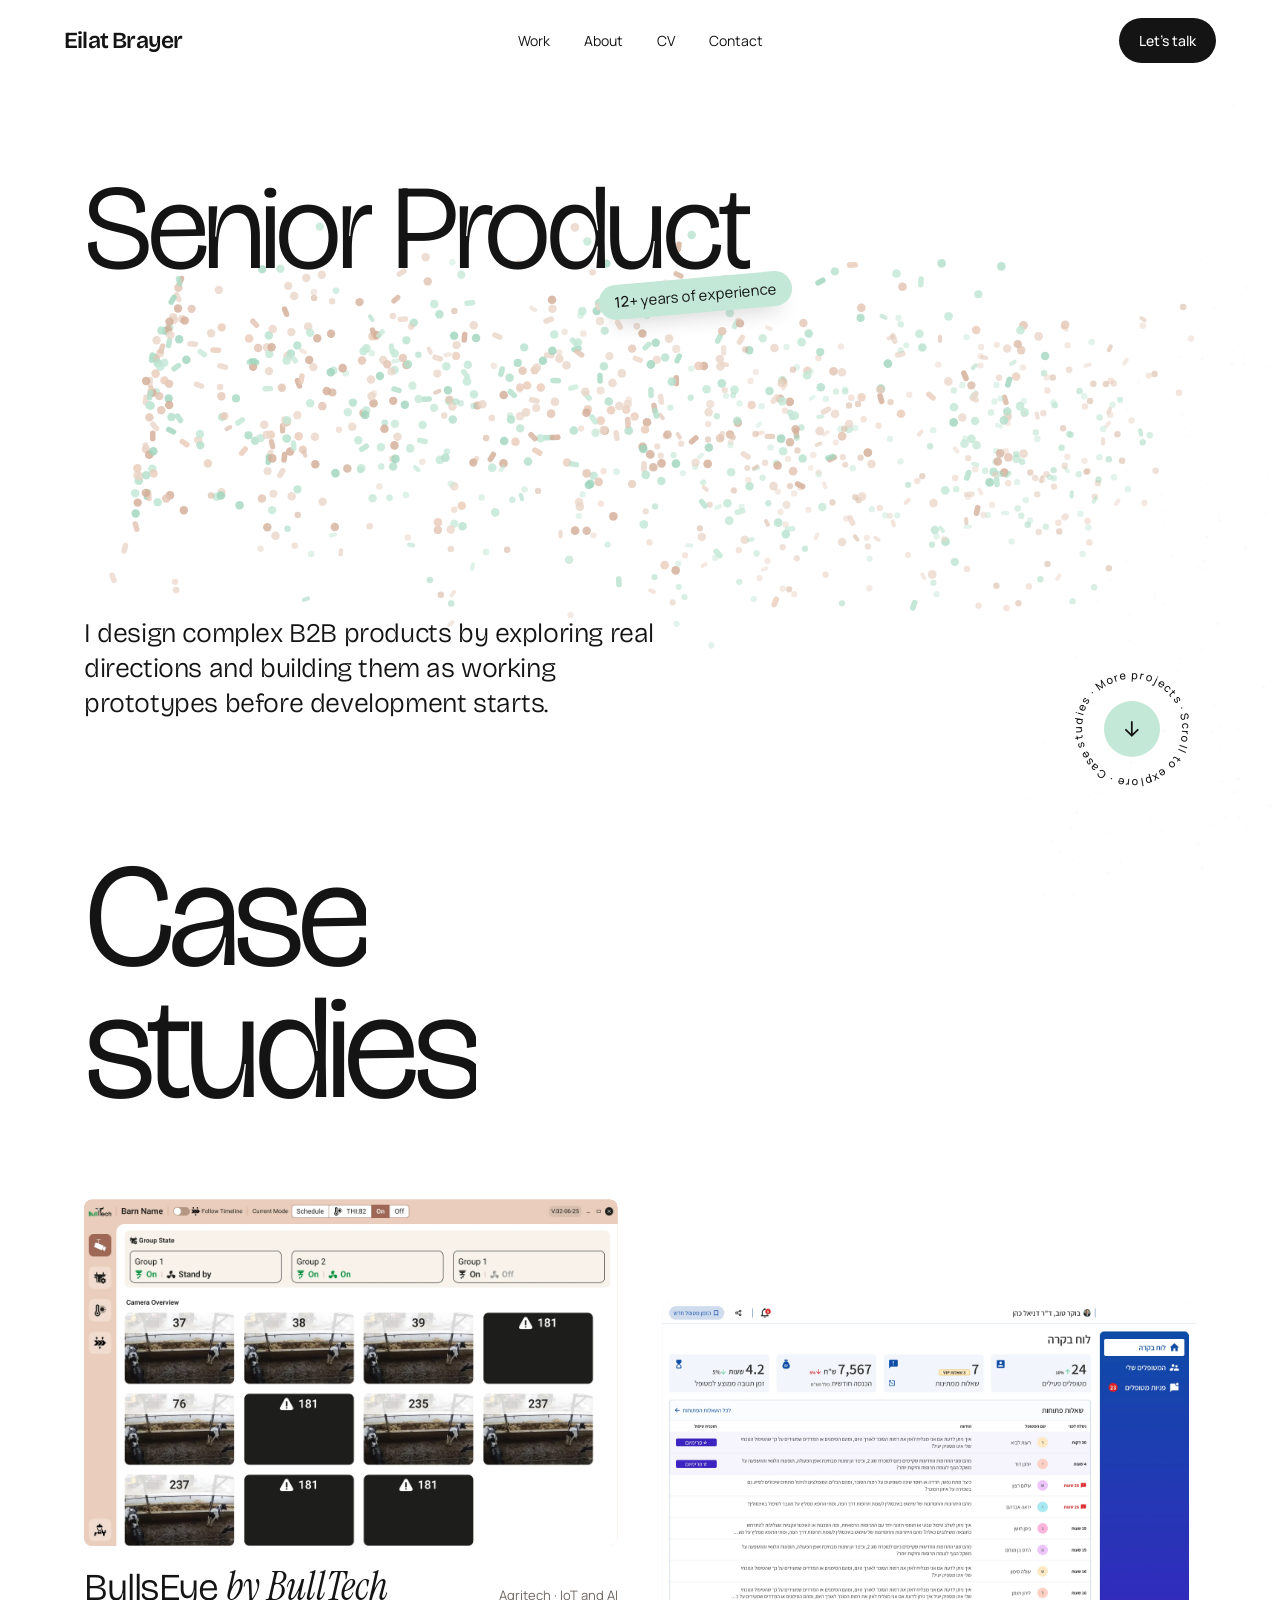
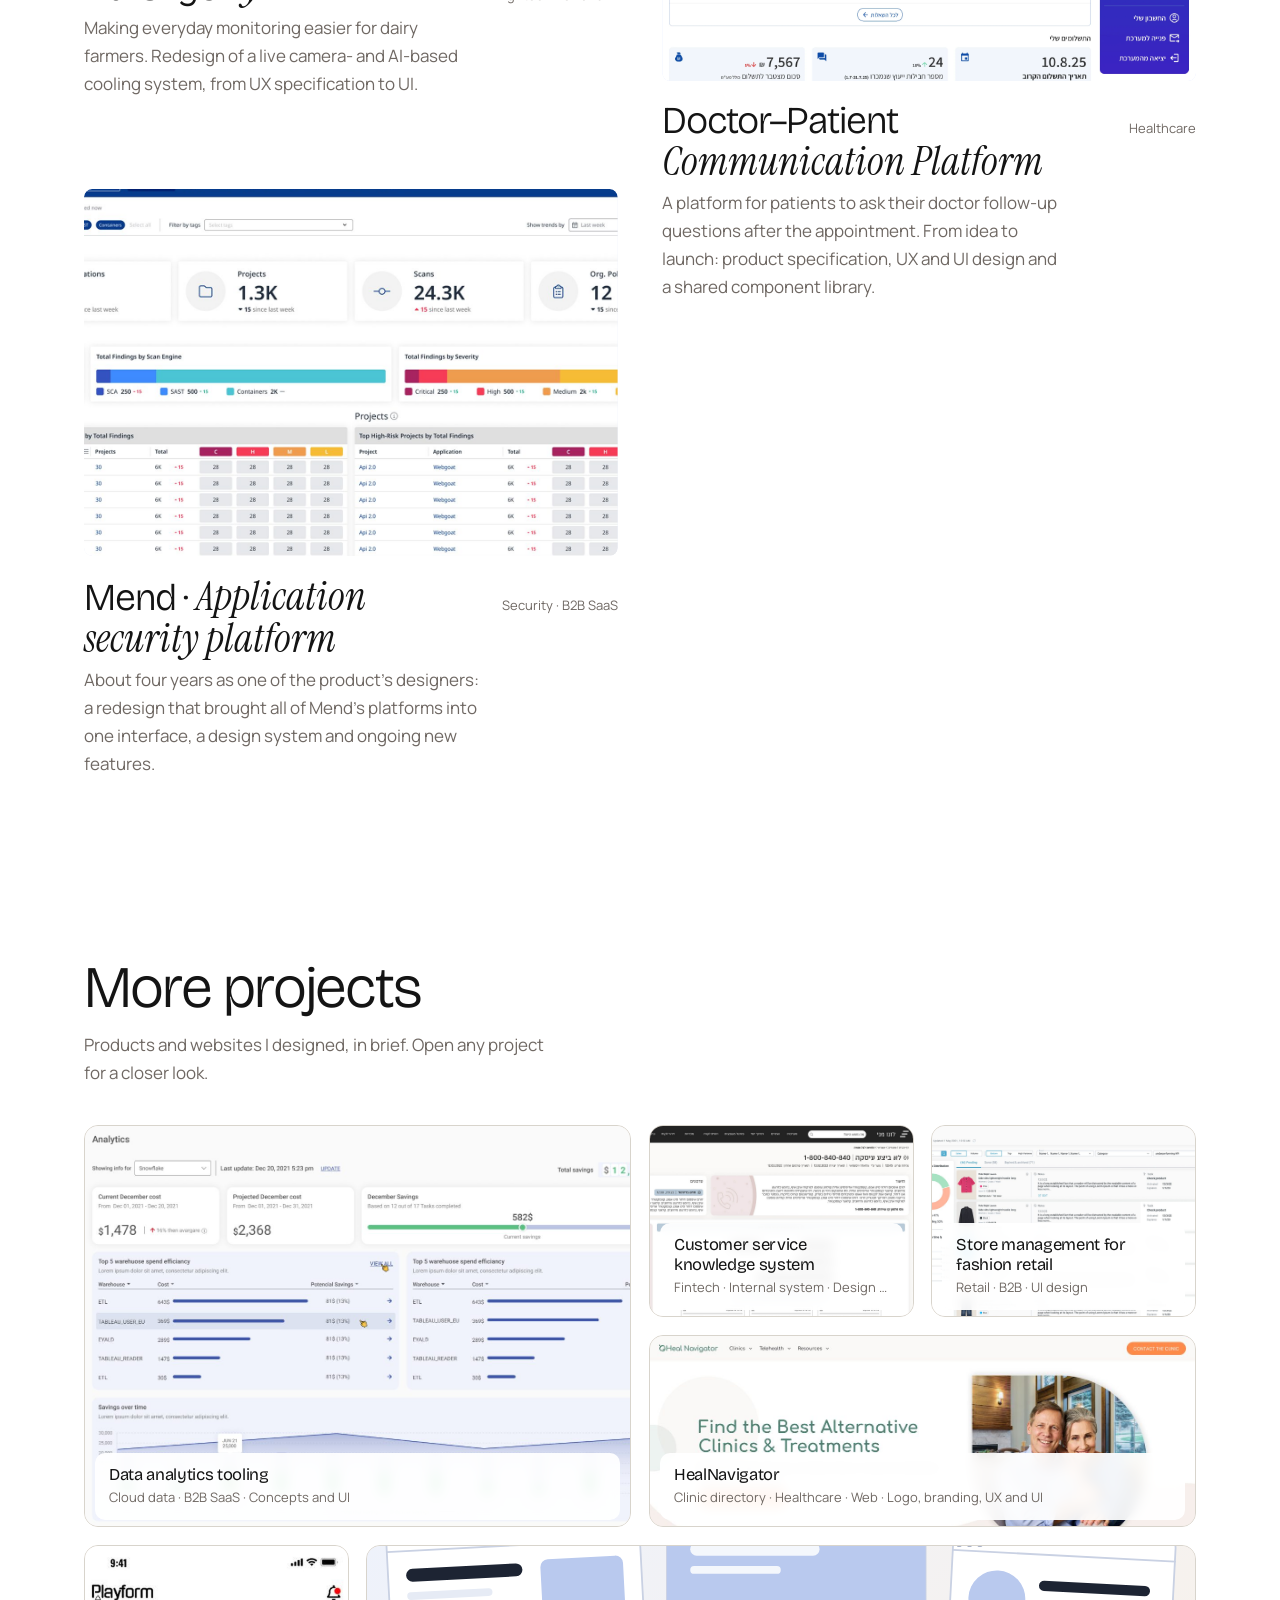
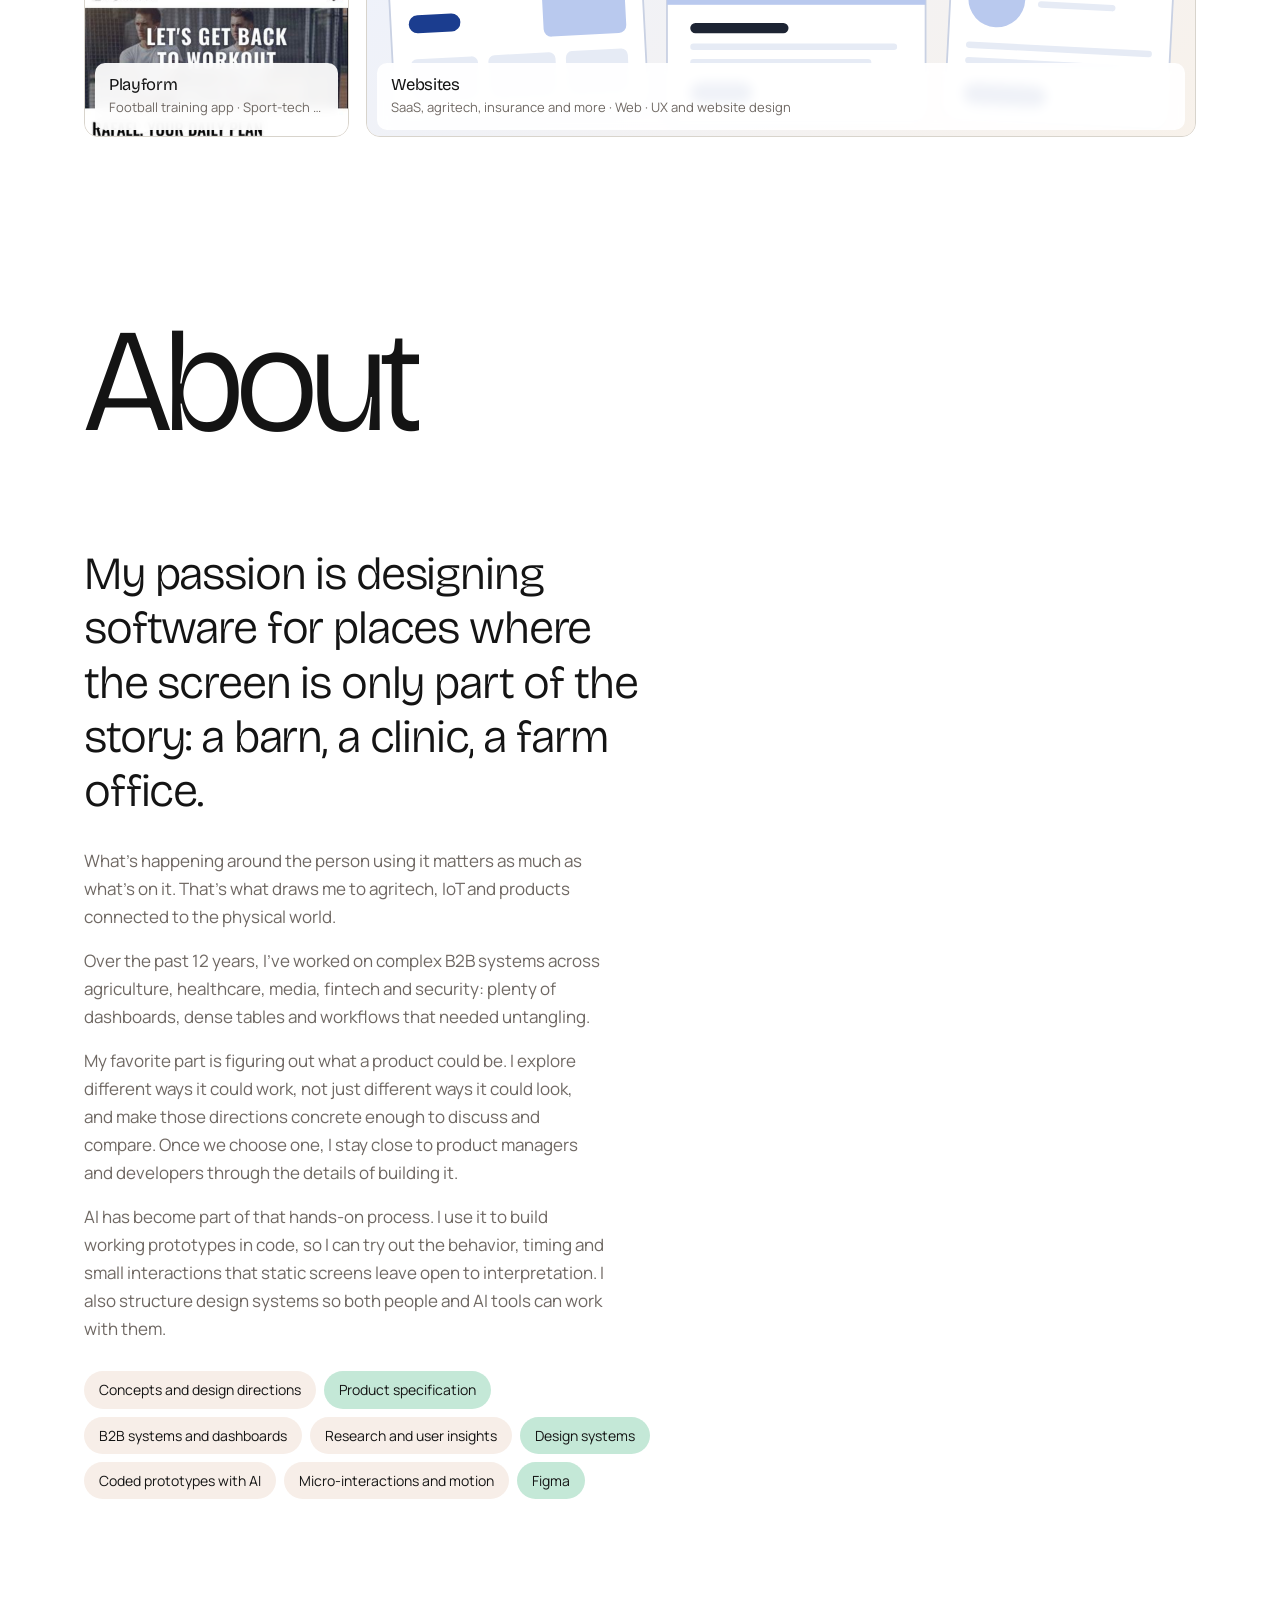
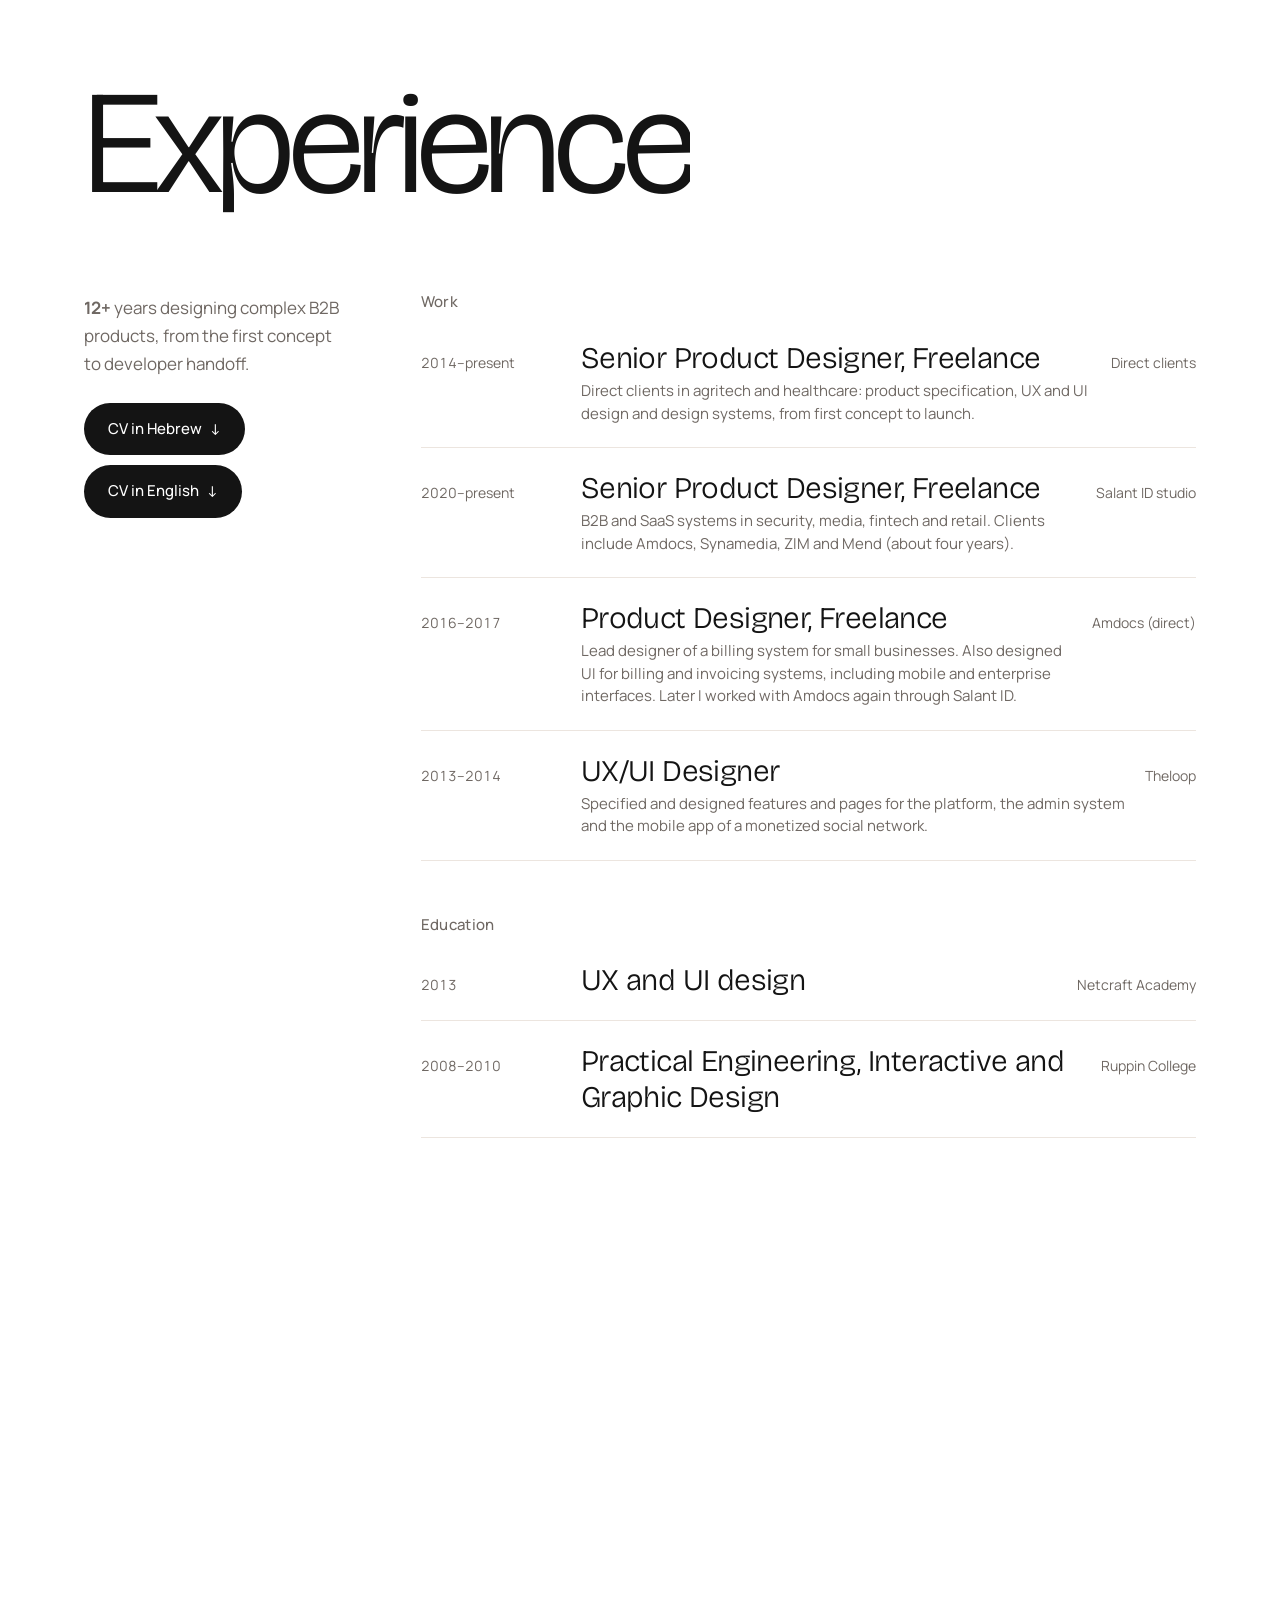
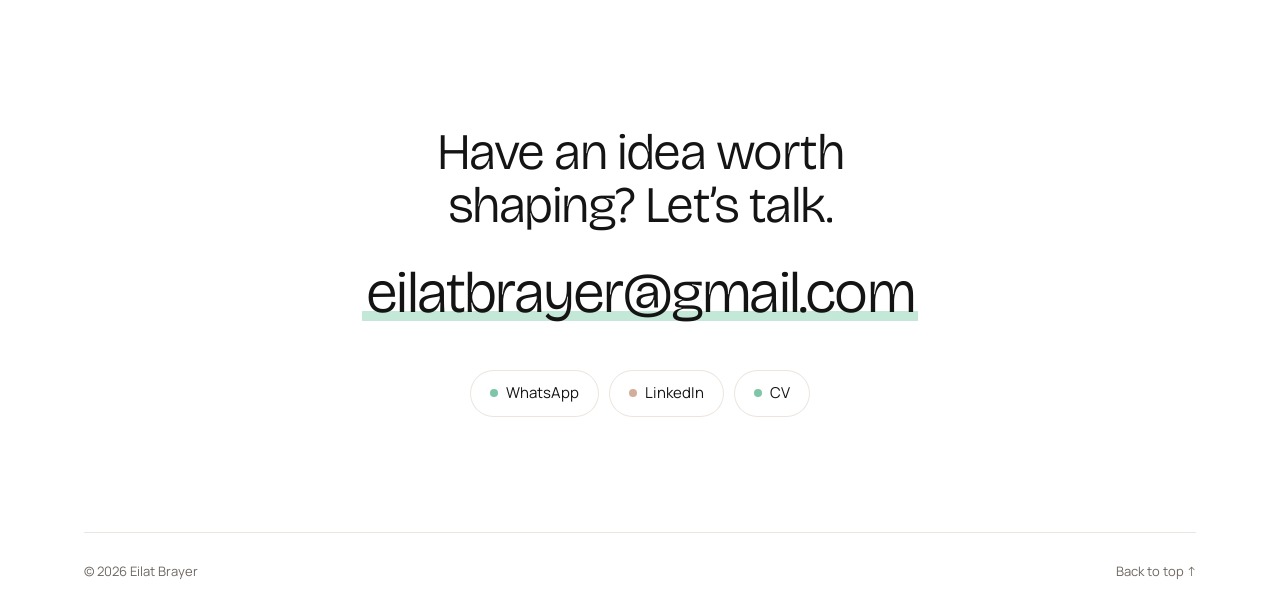
<file: index.html>
<!doctype html>
<html lang="en">
<head>
  <meta charset="utf-8">
  <meta name="viewport" content="width=device-width, initial-scale=1">
  <title>Eilat Brayer — Senior Product Designer</title>
  <meta name="description" content="Eilat Brayer is a Senior Product Designer who turns ideas into calm, colorful digital products.">
  <meta property="og:title" content="Eilat Brayer — Senior Product Designer">
  <meta property="og:description" content="Case studies, more projects, about, CV and contact.">
  <meta property="og:type" content="website">
  <meta name="theme-color" content="#ffffff">
  <link rel="icon" href="assets/favicon.svg" type="image/svg+xml">
  <link rel="preconnect" href="https://fonts.googleapis.com">
  <link rel="preconnect" href="https://fonts.gstatic.com" crossorigin>
  <link href="https://fonts.googleapis.com/css2?family=Bricolage+Grotesque:opsz,wght@12..96,300;12..96,400;12..96,500;12..96,600&family=Instrument+Serif:ital@1&family=Manrope:wght@400;500&display=swap" rel="stylesheet">
  <link rel="stylesheet" href="css/style.css?v=20261122d">
</head>
<body>
  <a class="skip" href="#work">Skip to work</a>
  <canvas class="shape-canvas" aria-hidden="true"></canvas>

  <header class="site-header">
    <a class="logo" href="./">Eilat Brayer</a>
    <nav class="tabs" aria-label="Main">
      <a href="#work">Work</a>
      <a href="#about">About</a>
      <a href="#cv">CV</a>
      <a href="#contact">Contact</a>
    </nav>
    <div class="talk-wrap">
      <button class="talk" type="button" aria-expanded="false" aria-controls="talk-panel" data-cursor="say hi">Let’s talk</button>
    </div>
  </header>

  <!-- Floating bar: slides in once the top bar has scrolled away -->
  <nav class="float-nav" aria-label="Quick navigation" inert>
    <a class="float-logo" href="#top" data-cursor="up we go">Eilat Brayer</a>
    <div class="tabs">
      <span class="tab-ind" aria-hidden="true"></span>
      <a href="#work">Work</a>
      <a href="#about">About</a>
      <a href="#cv">CV</a>
      <a href="#contact">Contact</a>
    </div>
    <button class="talk" type="button" aria-expanded="false" aria-controls="talk-panel" data-cursor="say hi">Let’s talk</button>
  </nav>

  <div class="talk-panel" id="talk-panel">
    <p>Pick whatever feels easiest.</p>
    <a class="pill" href="https://wa.me/972524263616?text=Hi%20Eilat%2C%20I%20saw%20your%20portfolio%20and%20would%20love%20to%20talk." target="_blank" rel="noopener" data-cursor="fastest reply"><span><span class="ico"></span> WhatsApp</span><span>↗</span></a>
    <a class="pill nude" href="https://www.linkedin.com/in/eilat-brayer-48146722/" target="_blank" rel="noopener" data-cursor="let’s connect"><span><span class="ico"></span> LinkedIn</span><span>↗</span></a>
    <button class="pill" type="button" data-copy="eilatbrayer@gmail.com" data-cursor="click to copy"><span><span class="ico"></span> Email</span><span>eilatbrayer@gmail.com</span></button>
  </div>

  <main>
    <!-- Hero: type sets "Senior Product", the shapes write "Designer" -->
    <section class="hero inner" id="top">
      <div class="hero-stack">
        <h1 class="hero-title">
          <span class="title-line"><span class="split">Senior Product</span><span class="years-tag"><b data-since="2014">12+</b> years of experience</span></span><span class="sr-only"> Designer</span>
        </h1>
        <div class="hero-word" data-shapes="word" data-word="Designer" data-align="fill" data-cursor="play with me"></div>
        <p class="tagline reveal" style="--d:.2s">I design complex B2B products by exploring real directions and building them as working prototypes before development starts.</p>
      </div>
      <a class="badge" href="#work" data-cursor="let’s go" aria-label="Scroll to work">
        <svg class="badge-ring" viewBox="0 0 140 140" aria-hidden="true">
          <defs><path id="badge-path" d="M70,70 m-55,0 a55,55 0 1,1 110,0 a55,55 0 1,1 -110,0"/></defs>
          <text><textPath href="#badge-path" textLength="342" lengthAdjust="spacing">Scroll to explore · Case studies · More projects ·</textPath></text>
        </svg>
        <span class="badge-core" aria-hidden="true"><svg viewBox="0 0 24 24"><path d="M12 5v14M6 13l6 6 6-6"/></svg></span>
      </a>
    </section>

    <!-- Work: shapes drift to the side margins -->
    <section class="section" id="work">
      <div class="inner">
        <div class="section-head big-head">
          <span class="head-tag nude">In depth</span>
          <h2 class="split">Case<br>studies</h2>
        </div>

        <div class="work-grid">
          <div>
            <a class="project reveal" href="projects/cooling.html" data-cursor="view case study">
              <div class="media is-screen unveil" style="--tint:#eacdbc"><img src="assets/work/cooling/tour/f-overview.webp" alt="BullsEye home screen: the state of each cooling group and a live tile for every camera" width="2560" height="1664" decoding="async"></div>
              <div class="info">
                <div><h3>BullsEye <em>by BullTech</em></h3><p>Making everyday monitoring easier for dairy farmers. Redesign of a live camera- and AI-based cooling system, from UX specification to UI.</p></div>
                <span class="year">Agritech · IoT and AI</span>
              </div>
            </a>
          </div>
          <div>
            <a class="project reveal" href="projects/care-platform.html" data-cursor="view case study">
              <div class="media is-screen unveil" style="--tint:#dfe6ff"><img src="assets/work/care/tour/f-d-dashboard.webp" alt="The doctor’s dashboard: key numbers and the open questions, with how long each has waited" width="2880" height="2048" decoding="async"></div>
              <div class="info">
                <div><h3>Doctor–Patient <em>Communication Platform</em></h3><p>A platform for patients to ask their doctor follow-up questions after the appointment. From idea to launch: product specification, UX and UI design and a shared component library.</p></div>
                <span class="year">Healthcare</span>
              </div>
            </a>
          </div>
          <div>
            <a class="project reveal" href="projects/mend.html" data-cursor="view case study">
              <div class="media unveil" style="--tint:#e8ecf8"><img src="assets/work/risk/thumb.jpg" alt="Mend’s dashboard: overview numbers, findings by severity and the highest-risk applications" width="1200" height="900" decoding="async"></div>
              <div class="info">
                <div><h3>Mend · <em>Application security platform</em></h3><p>About four years as one of the product’s designers: a redesign that brought all of Mend’s platforms into one interface, a design system and ongoing new features.</p></div>
                <span class="year">Security · B2B SaaS</span>
              </div>
            </a>
          </div>
        </div>

        <!-- More projects: a list of smaller projects; each opens a popup with its screens -->
        <div class="more-work">
          <div class="more-head">
            <div>
              <h3 class="split">More projects</h3>
              <p class="reveal">Products and websites I designed, in brief. Open any project for a closer look.</p>
            </div>
          </div>
          <div class="more-list" aria-label="More projects">
            <button class="more-item reveal" type="button" data-project="data-tools" data-cursor="view project">
              <span class="more-media"><img src="assets/work/data-tools/thumb.jpg" alt="" width="1200" height="900" loading="lazy"></span>
              <span class="more-info"><strong>Data analytics tooling</strong><span>Cloud data · B2B SaaS · Concepts and UI</span></span>
            </button>
            <button class="more-item reveal" type="button" data-project="service" data-cursor="view project">
              <span class="more-media"><img src="assets/work/service/thumb.jpg" alt="" width="1200" height="900" loading="lazy"></span>
              <span class="more-info"><strong>Customer service knowledge system</strong><span>Fintech · Internal system · Design concept and UI</span></span>
            </button>
            <button class="more-item reveal" type="button" data-project="retail" data-cursor="view project">
              <span class="more-media"><img src="assets/work/retail/thumb.jpg" alt="" width="1200" height="900" loading="lazy"></span>
              <span class="more-info"><strong>Store management for fashion retail</strong><span>Retail · B2B · UI design</span></span>
            </button>
            <button class="more-item reveal" type="button" data-project="clinics" data-cursor="view project">
              <span class="more-media"><img src="assets/work/clinics/thumb.jpg" alt="" width="1200" height="900" loading="lazy"></span>
              <span class="more-info"><strong>HealNavigator</strong><span>Clinic directory · Healthcare · Web · Logo, branding, UX and UI</span></span>
            </button>
            <button class="more-item reveal" type="button" data-project="football" data-cursor="view project">
              <span class="more-media"><img src="assets/work/football/tile.jpg" alt="" width="1200" height="900" loading="lazy"></span>
              <span class="more-info"><strong>Playform</strong><span>Football training app · Sport-tech · Mobile UI design</span></span>
            </button>
            <button class="more-item reveal" type="button" data-project="websites" data-cursor="view project">
              <span class="more-media generic" aria-hidden="true"><svg viewBox="0 0 640 240" preserveAspectRatio="xMidYMid slice">
                <g class="site s1"><rect x="18" y="26" width="196" height="150" rx="10"/><path d="M18 46h196"/><rect x="32" y="60" width="90" height="10" rx="5" class="ink"/><rect x="32" y="78" width="66" height="6" rx="3" class="soft"/><rect x="32" y="96" width="40" height="14" rx="7" class="accent"/><rect x="136" y="58" width="64" height="60" rx="6" class="pic"/><rect x="32" y="130" width="52" height="34" rx="5" class="soft"/><rect x="92" y="130" width="52" height="34" rx="5" class="soft"/><rect x="152" y="130" width="48" height="34" rx="5" class="soft"/></g>
                <g class="site s2"><rect x="232" y="10" width="200" height="172" rx="10"/><path d="M232 30h200"/><rect x="232" y="30" width="200" height="62" class="pic"/><rect x="250" y="44" width="100" height="10" rx="5" class="light"/><rect x="250" y="62" width="70" height="6" rx="3" class="light"/><rect x="250" y="106" width="76" height="8" rx="4" class="ink"/><rect x="250" y="122" width="160" height="5" rx="2.5" class="soft"/><rect x="250" y="134" width="140" height="5" rx="2.5" class="soft"/><rect x="250" y="152" width="48" height="16" rx="8" class="accent"/></g>
                <g class="site s3"><rect x="450" y="34" width="172" height="150" rx="10"/><path d="M450 54h172"/><rect x="464" y="68" width="44" height="44" rx="22" class="pic"/><rect x="518" y="74" width="86" height="8" rx="4" class="ink"/><rect x="518" y="90" width="60" height="5" rx="2.5" class="soft"/><rect x="464" y="124" width="144" height="5" rx="2.5" class="soft"/><rect x="464" y="136" width="120" height="5" rx="2.5" class="soft"/><rect x="464" y="156" width="64" height="16" rx="8" class="accent"/></g>
                <g class="dots"><circle cx="26" cy="36" r="2.4"/><circle cx="34" cy="36" r="2.4"/><circle cx="42" cy="36" r="2.4"/><circle cx="240" cy="20" r="2.4"/><circle cx="248" cy="20" r="2.4"/><circle cx="256" cy="20" r="2.4"/><circle cx="458" cy="44" r="2.4"/><circle cx="466" cy="44" r="2.4"/><circle cx="474" cy="44" r="2.4"/></g>
              </svg></span>
              <span class="more-info"><strong>Websites</strong><span>SaaS, agritech, insurance and more · Web · UX and website design</span></span>
            </button>
          </div>
          <script type="application/json" id="more-work-data">[{"id": "data-tools", "title": "Data analytics tooling", "domain": "Cloud data · B2B SaaS", "text": "Designed a system for managing database analytics tools. The work started with visual concepts from scratch and continued to the rest of the screens.", "scope": "Concepts · UI", "live": null, "phone": false, "images": ["01.jpg", "02.jpg", "04.jpg", "05.jpg", "06.jpg"], "role": "Concepts, UI and component library, through Salant ID design studio", "bullets": ["Visual concepts from scratch for a system that manages database analytics tools.", "Designed the rest of the screens from the chosen concept."]}, {"id": "retail", "title": "Store management for fashion retail", "domain": "Retail · B2B", "text": "UI design for a system that helps fashion retailers manage their stores and stock.", "scope": "UI", "live": null, "phone": false, "images": ["01.jpg", "02.jpg", "03.jpg", "04.jpg"], "role": "UI design and component library, through Salant ID design studio", "bullets": ["UI for a system that helps fashion retailers manage their stores and stock."]}, {"id": "service", "title": "Customer service knowledge system", "domain": "Fintech · Internal system", "text": "Design concept and all the screens of an internal system that guides service representatives through customer calls.", "scope": "Concepts · UI", "live": null, "phone": false, "images": ["01.jpg", "02.jpg", "03.jpg"], "role": "Design concept, UI and component library, through Salant ID design studio", "bullets": ["Created the design concept for a customer-service system used by service representatives.", "Designed all of its screens, in Hebrew, right to left.", "Later specified and designed new features."]}, {"id": "football", "title": "Playform", "domain": "Sport-tech · Mobile · Football training app", "text": "UI design for an app that measures and trains the skills of young football players.", "scope": "Mobile UI", "live": null, "phone": true, "images": ["01.jpg", "02.jpg", "03.jpg", "04.jpg"], "role": "Mobile UI design and component library, through Salant ID design studio", "bullets": ["UI for an app that measures and trains the skills of young football players.", "Scoring and feedback on video exercises."], "video": "https://www.youtube.com/embed/-B9H07oIt5k", "links": [{"label": "Watch the video", "href": "https://youtu.be/-B9H07oIt5k"}]}, {"id": "clinics", "title": "HealNavigator", "domain": "Healthcare · Web · Clinic directory", "text": "HealNavigator: logo and brand refinement, plus the specification and design of the home page, the clinic listing and the clinic page, on desktop and mobile, as part of an existing site.", "scope": "Logo · Branding · UX and UI", "live": null, "phone": false, "images": ["01.jpg", "02.jpg", "03.jpg", "04.jpg", "05.jpg", "06.jpg"], "role": "Logo, branding, UX, UI and component library", "bullets": ["Refined the logo and the brand.", "Specified and designed the home page, the clinic listing and the clinic page.", "Desktop and mobile, as part of an existing site."], "links": [{"label": "HealNavigator", "href": "https://healnavigator.com/listing/immunocine-cancer-center-cost-reviews/"}]}, {"id": "websites", "title": "Websites", "domain": "Web · Marketing and company sites", "text": "Specification and design of websites and home pages for companies in SaaS, agritech, insurance, consulting and marketing.", "scope": "UX · Website design", "live": null, "phone": false, "images": ["saas-home/01.jpg", "agri-site/01.jpg", "agri-site/02.jpg", "insurance/01.jpg", "insurance/02.jpg", "rankings/blog.jpg", "rankings/article.jpg", "recruiting/01.jpg", "agency/01.jpg"], "role": "UX and website design, with reusable components", "bullets": ["Zoom-Engage, through Salant ID design studio: home page design for a platform that personalizes website content and experience.", "BullTech: a new website and product catalog, for desktop and mobile.", "Insurance agency: specification and design of the full website.", "Service rankings site: website design, and later the blog.", "Recruitment consulting: home page specification and design.", "Digital marketing agency: a one-page website."], "links": [{"label": "Zoom-Engage", "href": "https://www.zoomengage.com/"}, {"label": "BullTech", "href": "https://bulltech.co.il/"}]}]</script>
        </div>
      </div>
    </section>

    <!-- About: shapes gather into a frame around the portrait -->
    <section class="section" id="about">
      <div class="inner">
        <div class="section-head big-head">
          <span class="head-tag mint">Hi, nice to meet you</span>
          <h2 class="split">About</h2>
        </div>
        <div class="about-grid">
        <div class="about-text">
          <p class="about-lead split">My passion is designing software for places where the screen is only part of the story: a barn, a clinic, a farm office.</p>
          <p class="reveal">What’s happening around the person using it matters as much as what’s on it. That’s what draws me to agritech, IoT and products connected to the physical world.</p>
          <p class="reveal">Over the past 12 years, I’ve worked on complex B2B systems across agriculture, healthcare, media, fintech and security: plenty of dashboards, dense tables and workflows that needed untangling.</p>
          <p class="reveal">My favorite part is figuring out what a product could be. I explore different ways it could work, not just different ways it could look, and make those directions concrete enough to discuss and compare. Once we choose one, I stay close to product managers and developers through the details of building it.</p>
          <p class="reveal">AI has become part of that hands-on process. I use it to build working prototypes in code, so I can try out the behavior, timing and small interactions that static screens leave open to interpretation. I also structure design systems so both people and AI tools can work with them.</p>
          <ul class="skills reveal">
            <li>Concepts and design directions</li>
            <li>Product specification</li>
            <li>B2B systems and dashboards</li>
            <li>Research and user insights</li>
            <li>Design systems</li>
            <li>Coded prototypes with AI</li>
            <li>Micro-interactions and motion</li>
            <li>Figma</li>
          </ul>
        </div>
        <figure class="worlds">
          <div class="worlds-stage" data-shapes="worlds" data-icons="barn,clinic,screen" data-captions="The barn|The clinic|The screen" data-cursor="where I design" aria-hidden="true"></div>
        </figure>
        </div>
      </div>
    </section>

    <!-- CV: shapes return to the margins -->
    <section class="section" id="cv">
      <div class="inner">
        <div class="section-head big-head">
          <span class="head-tag nude">The short version</span>
          <h2 class="split">Experience</h2>
        </div>
        <div class="cv-grid">
          <div class="cv-side reveal">
            <p><b data-since="2014">12+</b> years designing complex B2B products, from the first concept to developer handoff.</p>
            <div class="cv-btns"><a class="btn" href="assets/cv-he.pdf" data-cursor="pdf · 1 page">CV in Hebrew <span aria-hidden="true">↓</span></a><a class="btn" href="assets/cv-en.pdf" data-cursor="pdf · 1 page">CV in English <span aria-hidden="true">↓</span></a></div>
          </div>
          <div>
            <div class="cv-block">
              <h3 class="reveal">Work</h3>
              <div class="cv-row reveal"><span class="when">2014–present</span><span class="what">Senior Product Designer, Freelance<small>Direct clients in agritech and healthcare: product specification, UX and UI design and design systems, from first concept to launch.</small></span><span class="where">Direct clients</span></div>
              <div class="cv-row reveal"><span class="when">2020–present</span><span class="what">Senior Product Designer, Freelance<small>B2B and SaaS systems in security, media, fintech and retail. Clients include Amdocs, Synamedia, ZIM and Mend (about four years).</small></span><span class="where">Salant ID studio</span></div>
              <div class="cv-row reveal"><span class="when">2016–2017</span><span class="what">Product Designer, Freelance<small>Lead designer of a billing system for small businesses. Also designed UI for billing and invoicing systems, including mobile and enterprise interfaces. Later I worked with Amdocs again through Salant ID.</small></span><span class="where">Amdocs (direct)</span></div>
              <div class="cv-row reveal"><span class="when">2013–2014</span><span class="what">UX/UI Designer<small>Specified and designed features and pages for the platform, the admin system and the mobile app of a monetized social network.</small></span><span class="where">Theloop</span></div>
            </div>
            <div class="cv-block">
              <h3 class="reveal">Education</h3>
              <div class="cv-row reveal"><span class="when">2013</span><span class="what">UX and UI design</span><span class="where">Netcraft Academy</span></div>
              <div class="cv-row reveal"><span class="when">2008–2010</span><span class="what">Practical Engineering, Interactive and Graphic Design</span><span class="where">Ruppin College</span></div>
            </div>
          </div>
        </div>
      </div>
    </section>

    <!-- Contact: shapes write "hello" -->
    <section class="section contact" id="contact">
      <div class="inner">
        <div class="contact-word" data-shapes="word" data-word="Hello" data-early></div>
        <h2 class="split">Have an idea worth shaping? Let’s talk.</h2>
        <div class="reveal">
          <button class="mail" type="button" data-copy="eilatbrayer@gmail.com" data-cursor="click to copy">eilatbrayer@gmail.com<span class="copied" aria-live="polite"></span></button>
        </div>
        <ul class="socials reveal">
          <li><a class="pill" href="https://wa.me/972524263616?text=Hi%20Eilat%2C%20I%20saw%20your%20portfolio%20and%20would%20love%20to%20talk." target="_blank" rel="noopener" data-cursor="fastest reply"><span class="ico"></span> WhatsApp</a></li>
          <li><a class="pill nude" href="https://www.linkedin.com/in/eilat-brayer-48146722/" target="_blank" rel="noopener" data-cursor="let’s connect"><span class="ico"></span> LinkedIn</a></li>
          <li><a class="pill" href="assets/cv-he.pdf" data-cursor="pdf · 1 page"><span class="ico"></span> CV</a></li>
        </ul>
      </div>
    </section>
  </main>

  <footer class="site-footer">
    <span>© <span data-year>2026</span> Eilat Brayer</span>
    <a href="#top" data-cursor="up we go">Back to top ↑</a>
  </footer>

  <script src="js/main.js?v=20261122d" defer></script>
  <script src="js/shapes.js?v=20261122d" defer></script>
</body>
</html>
</file>
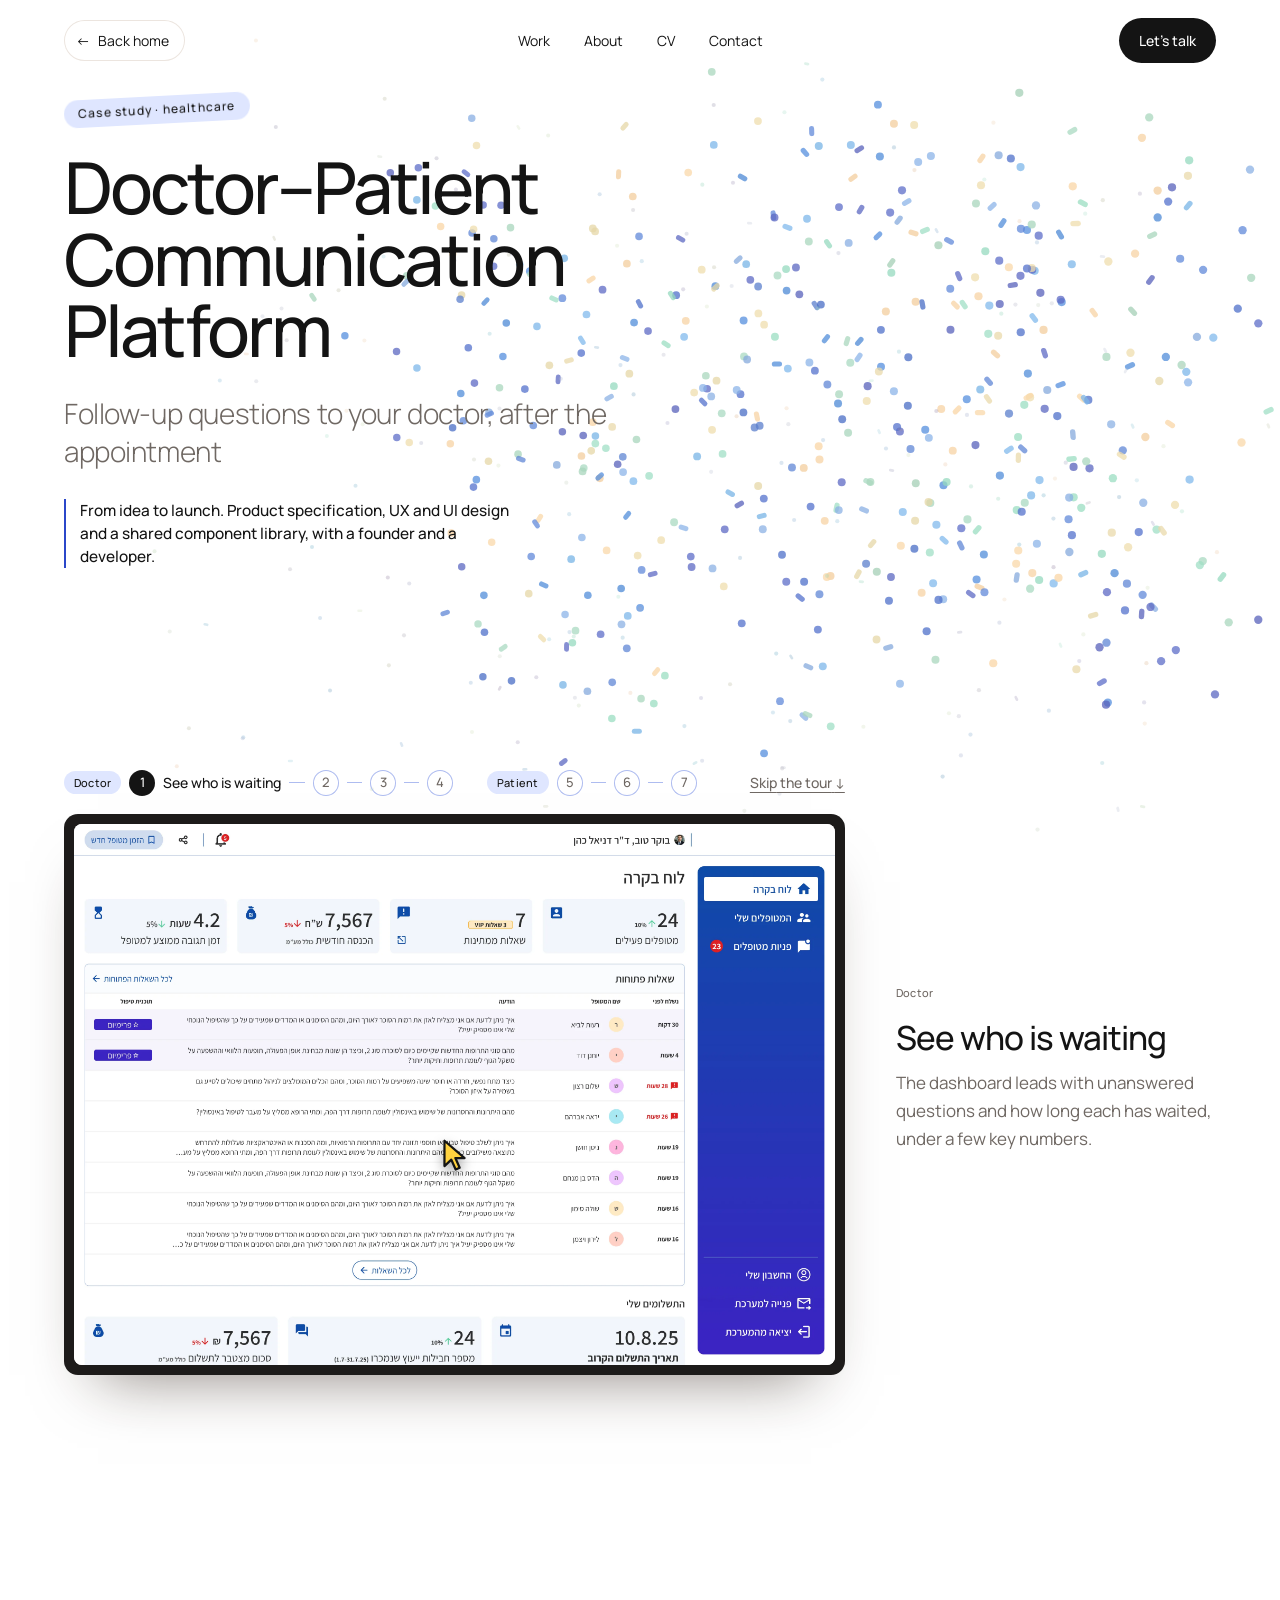
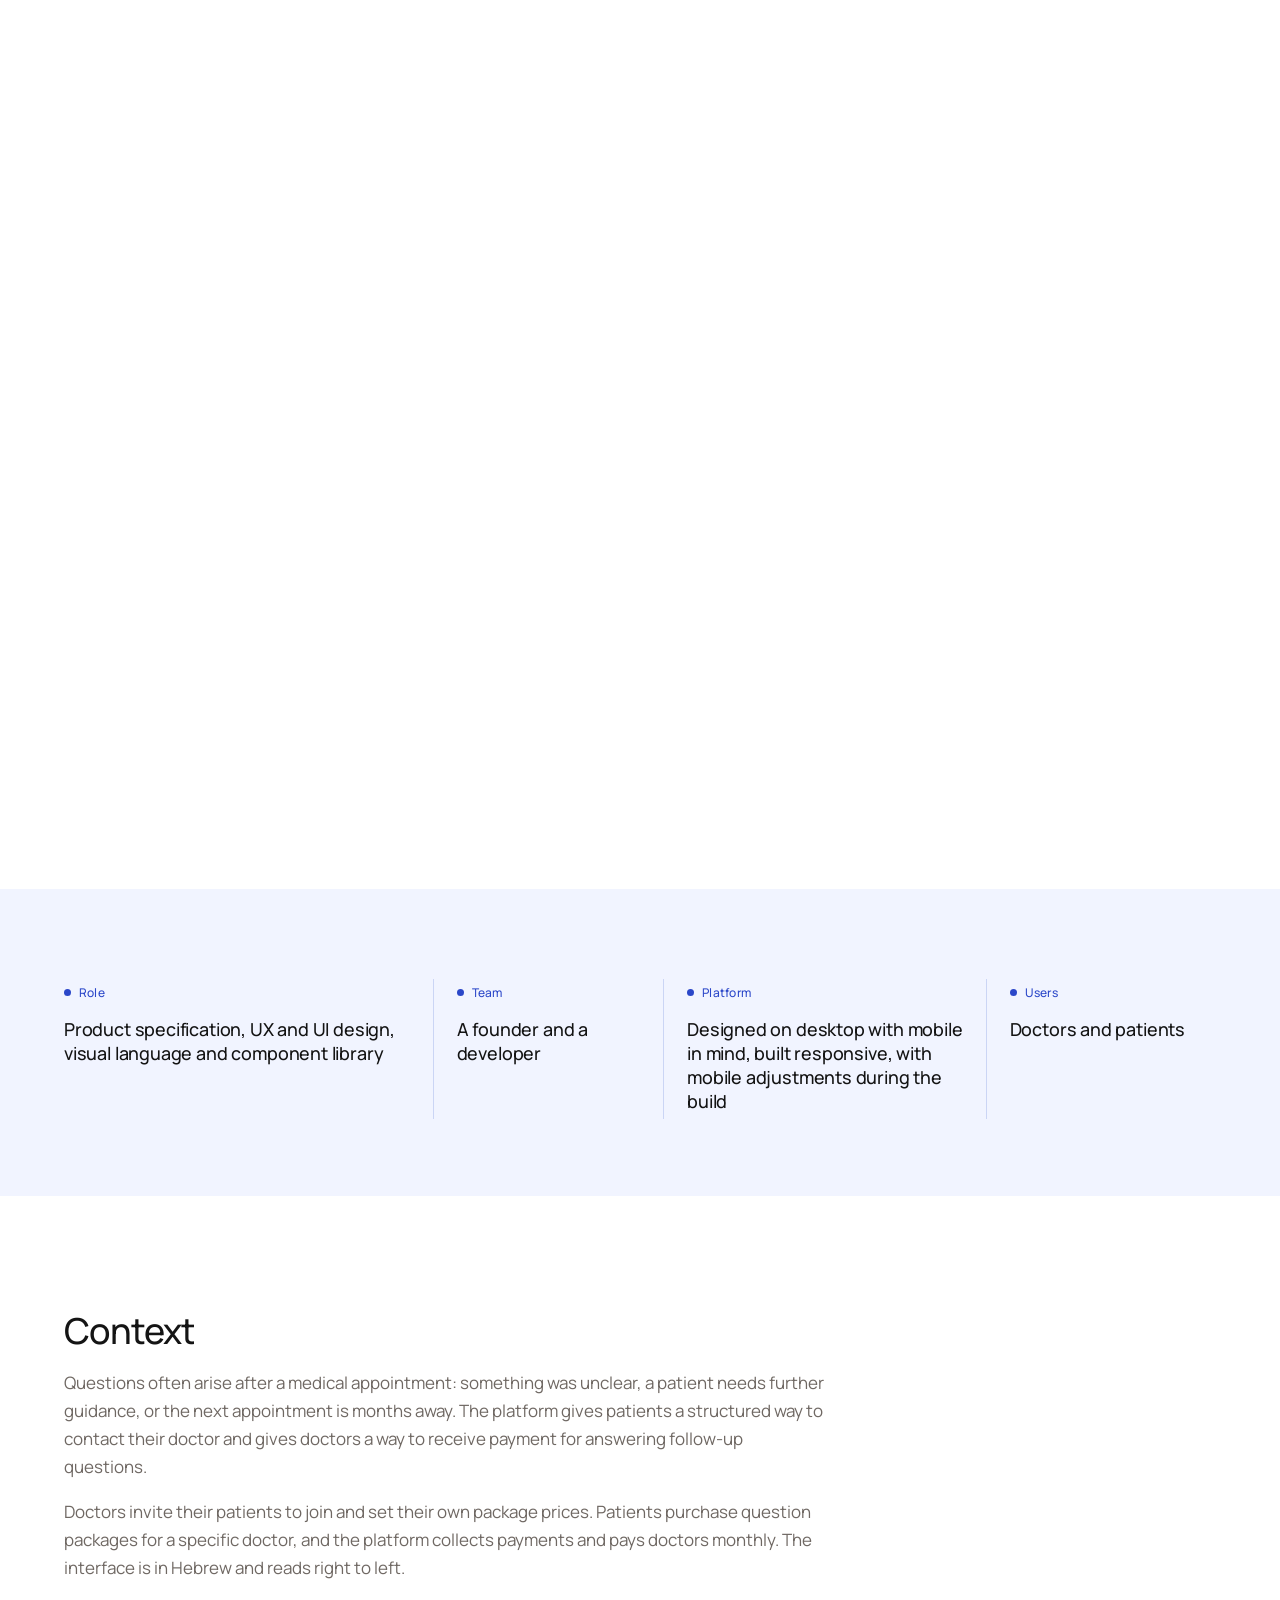
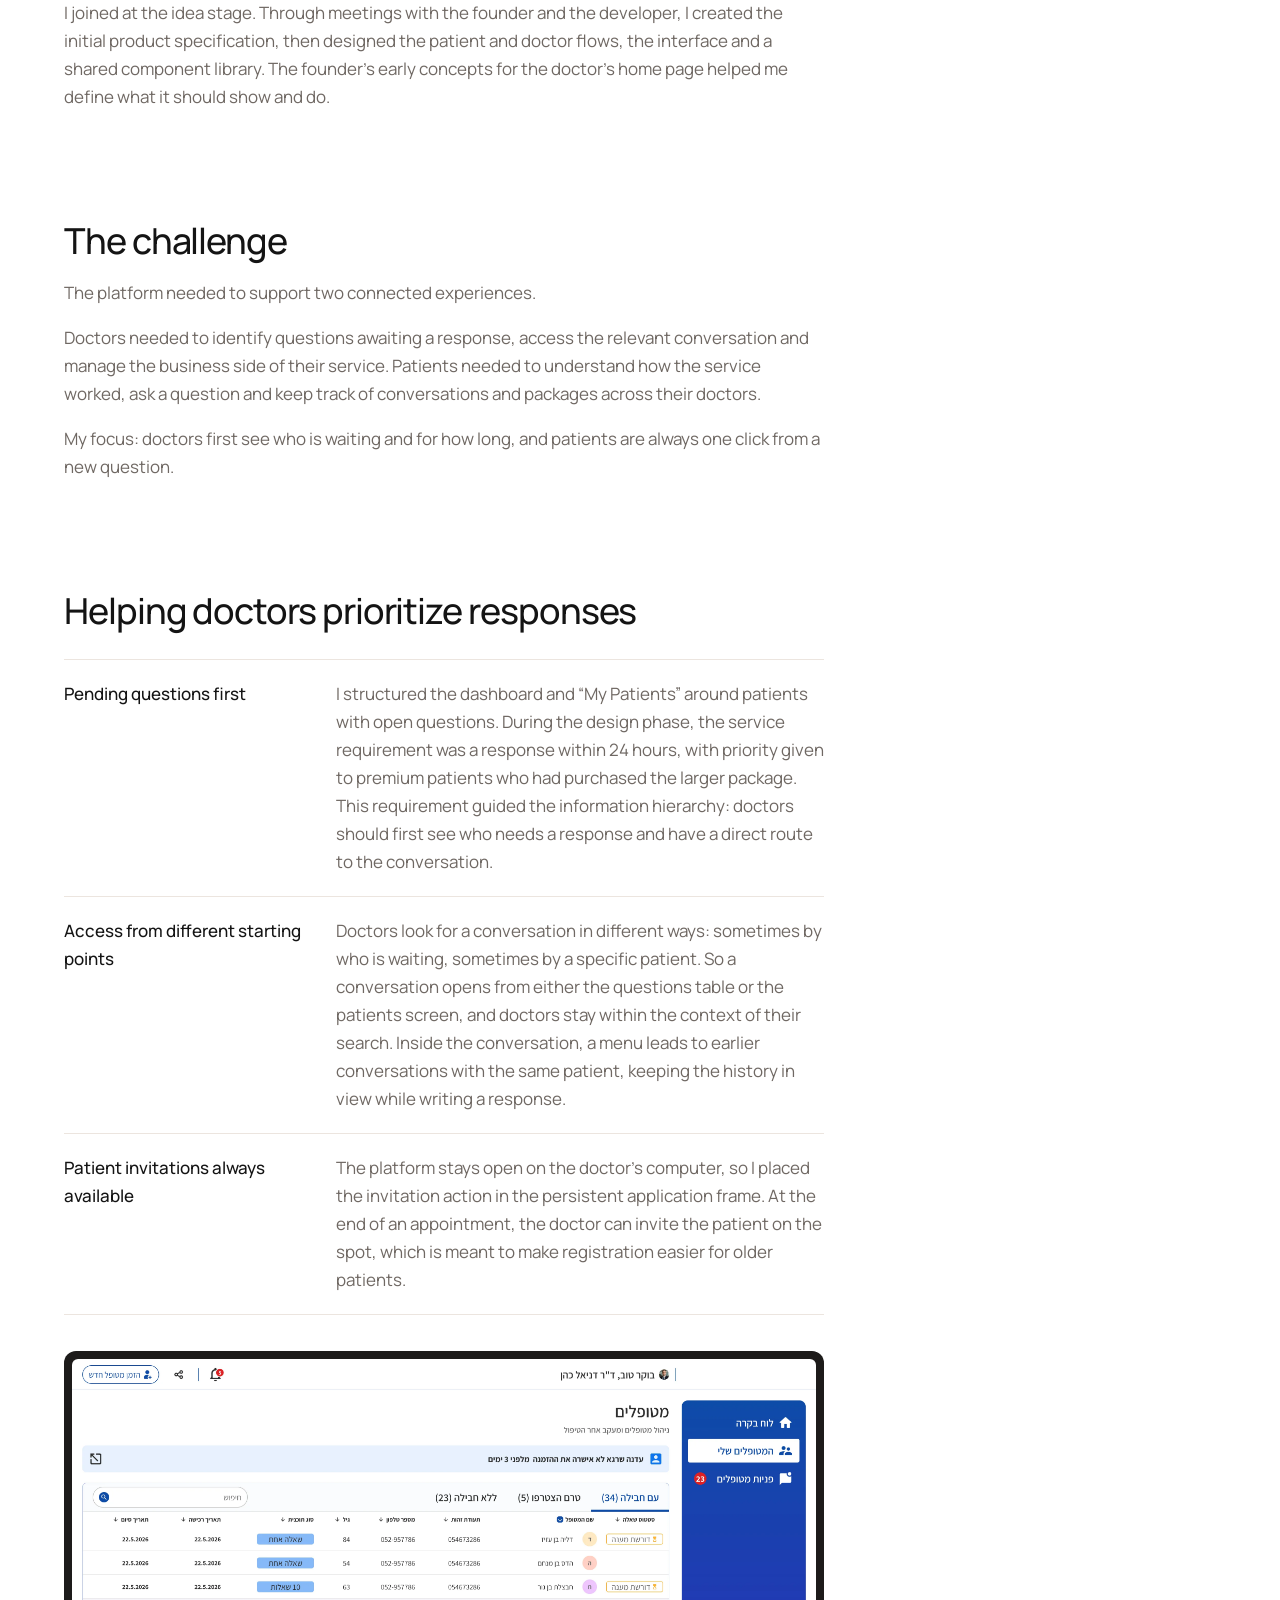
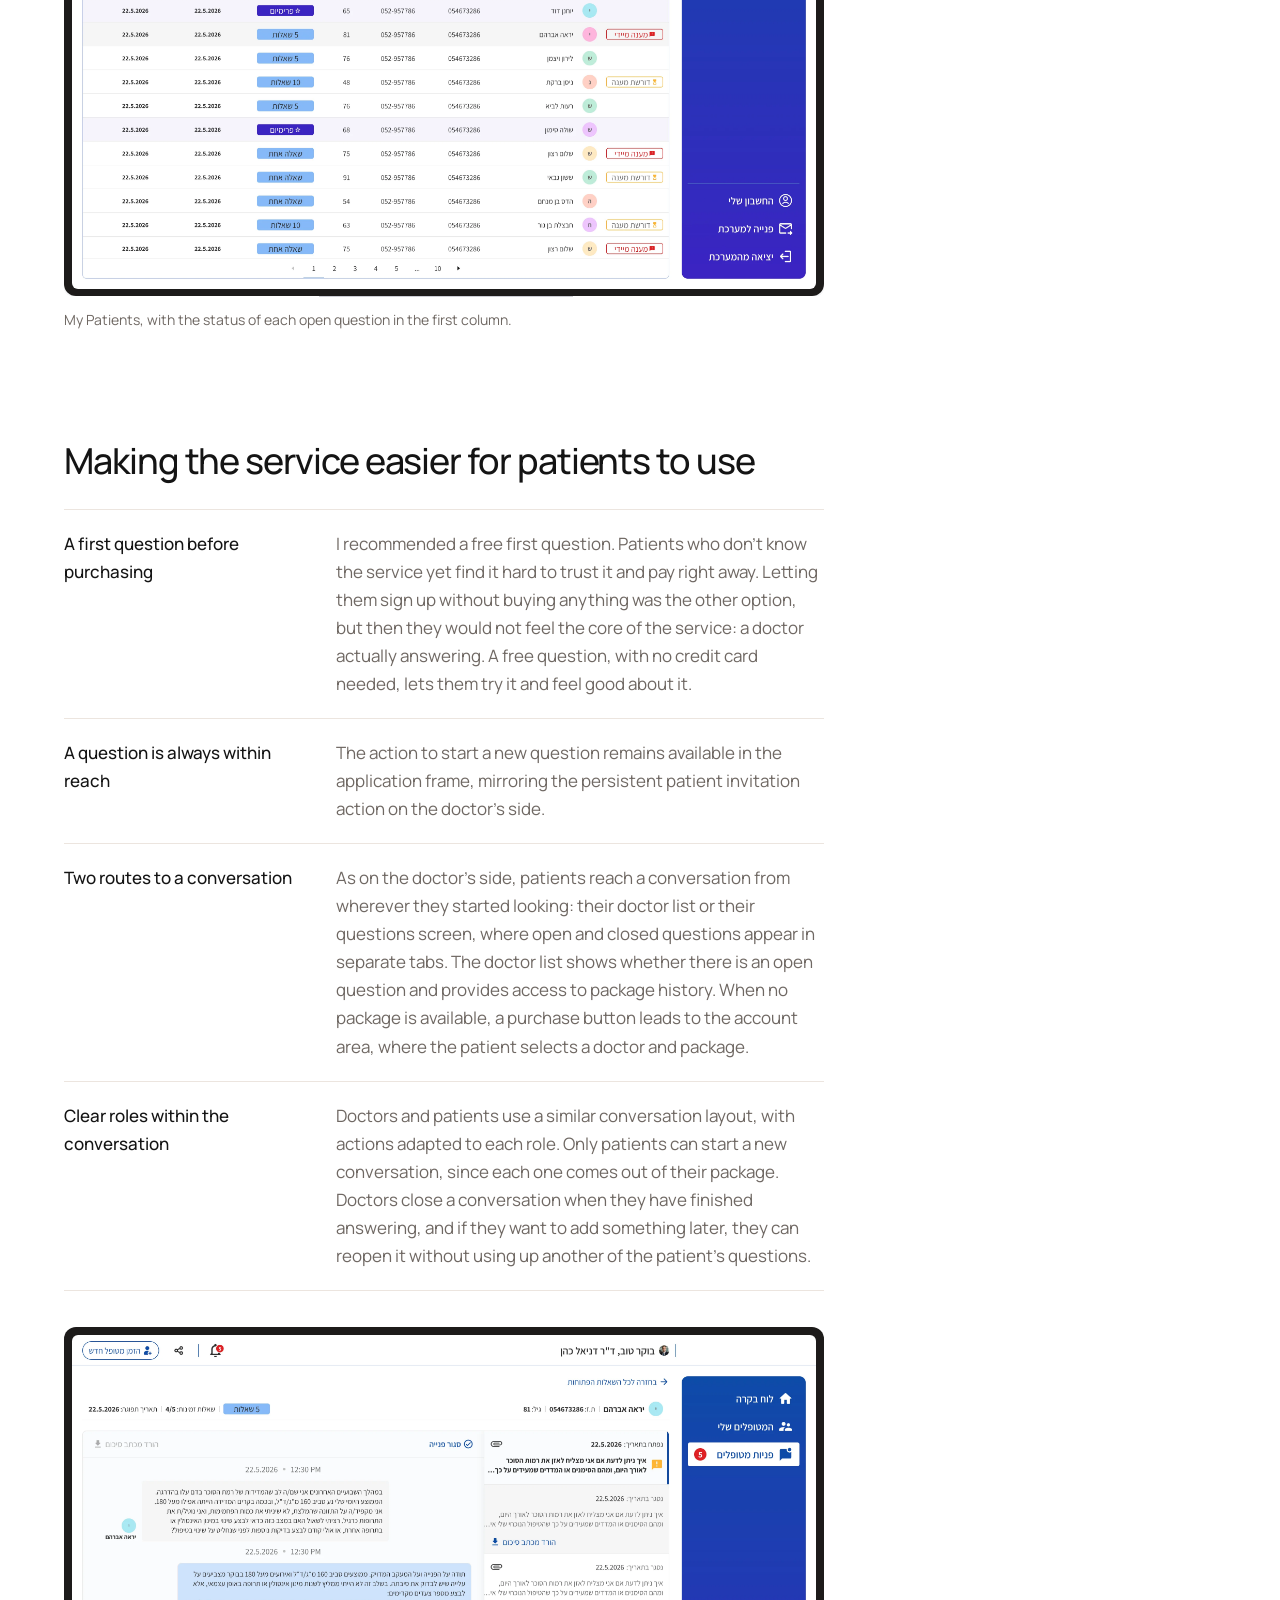
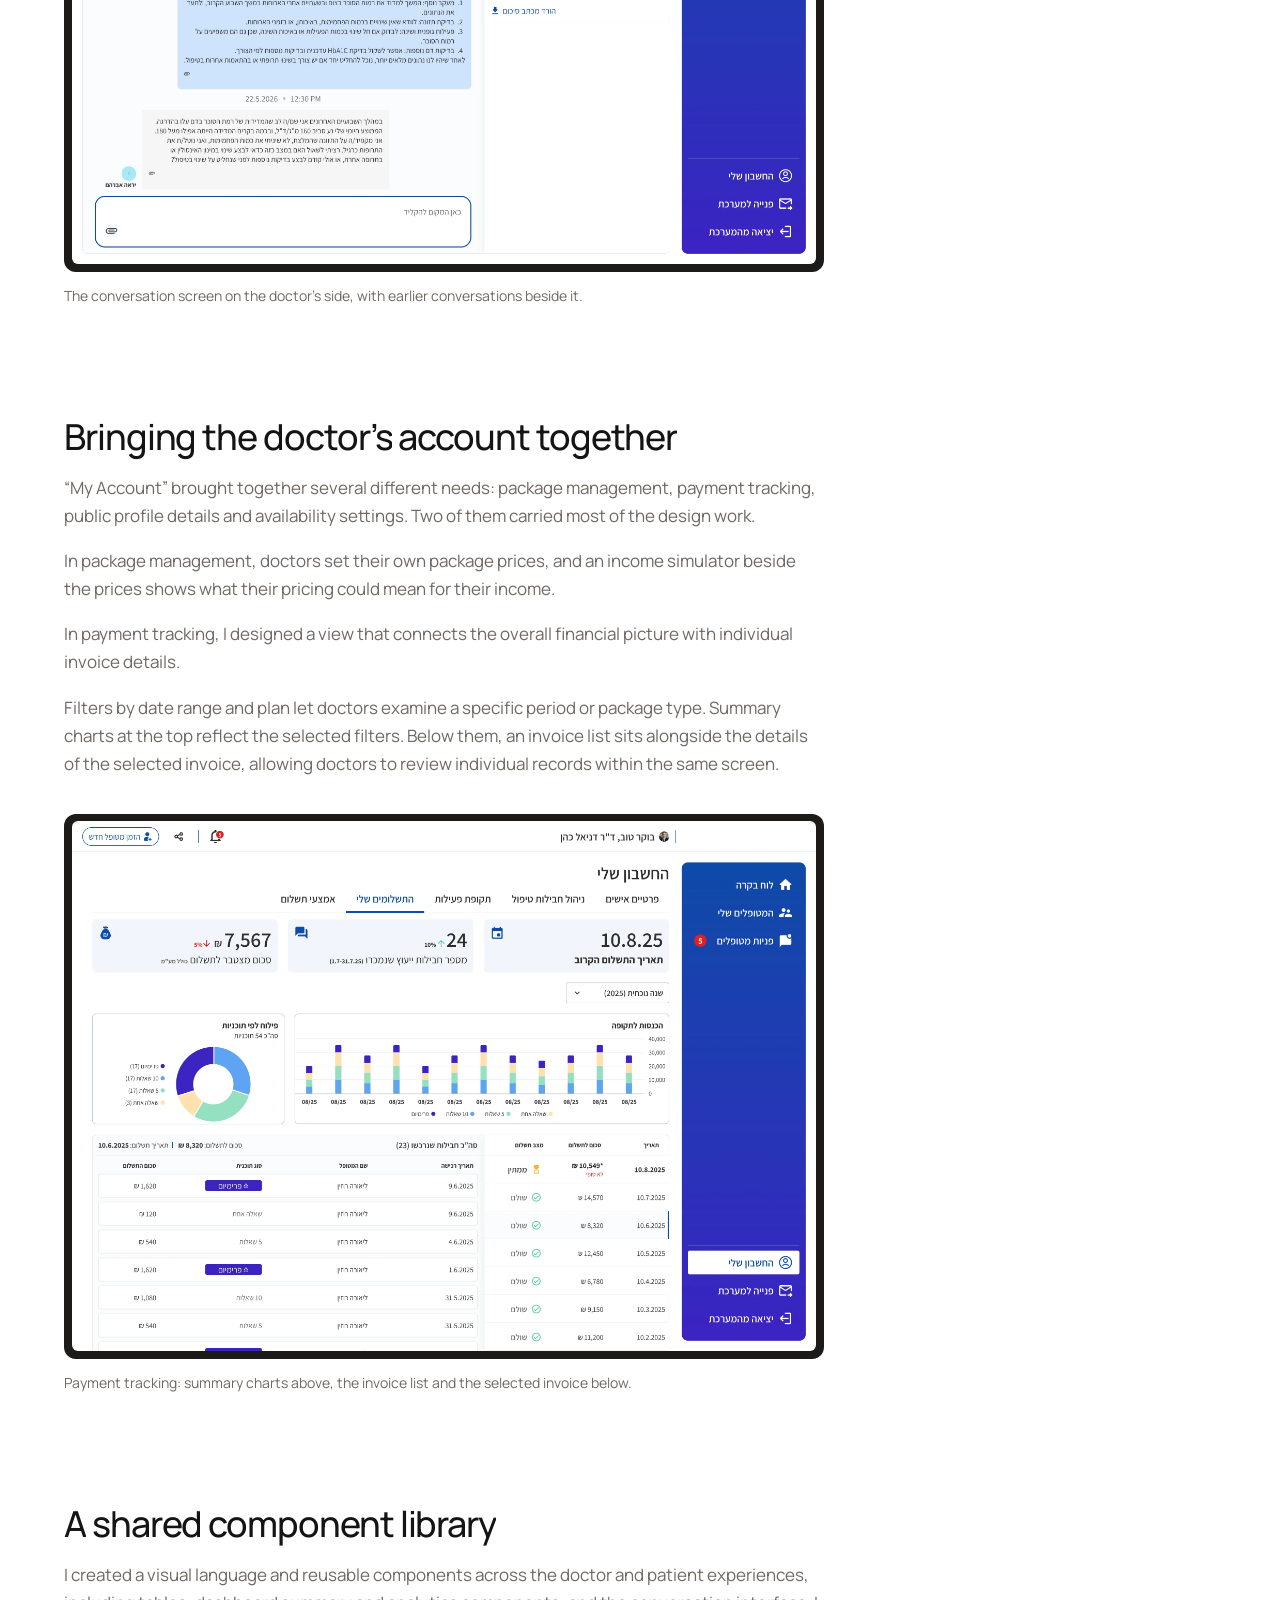
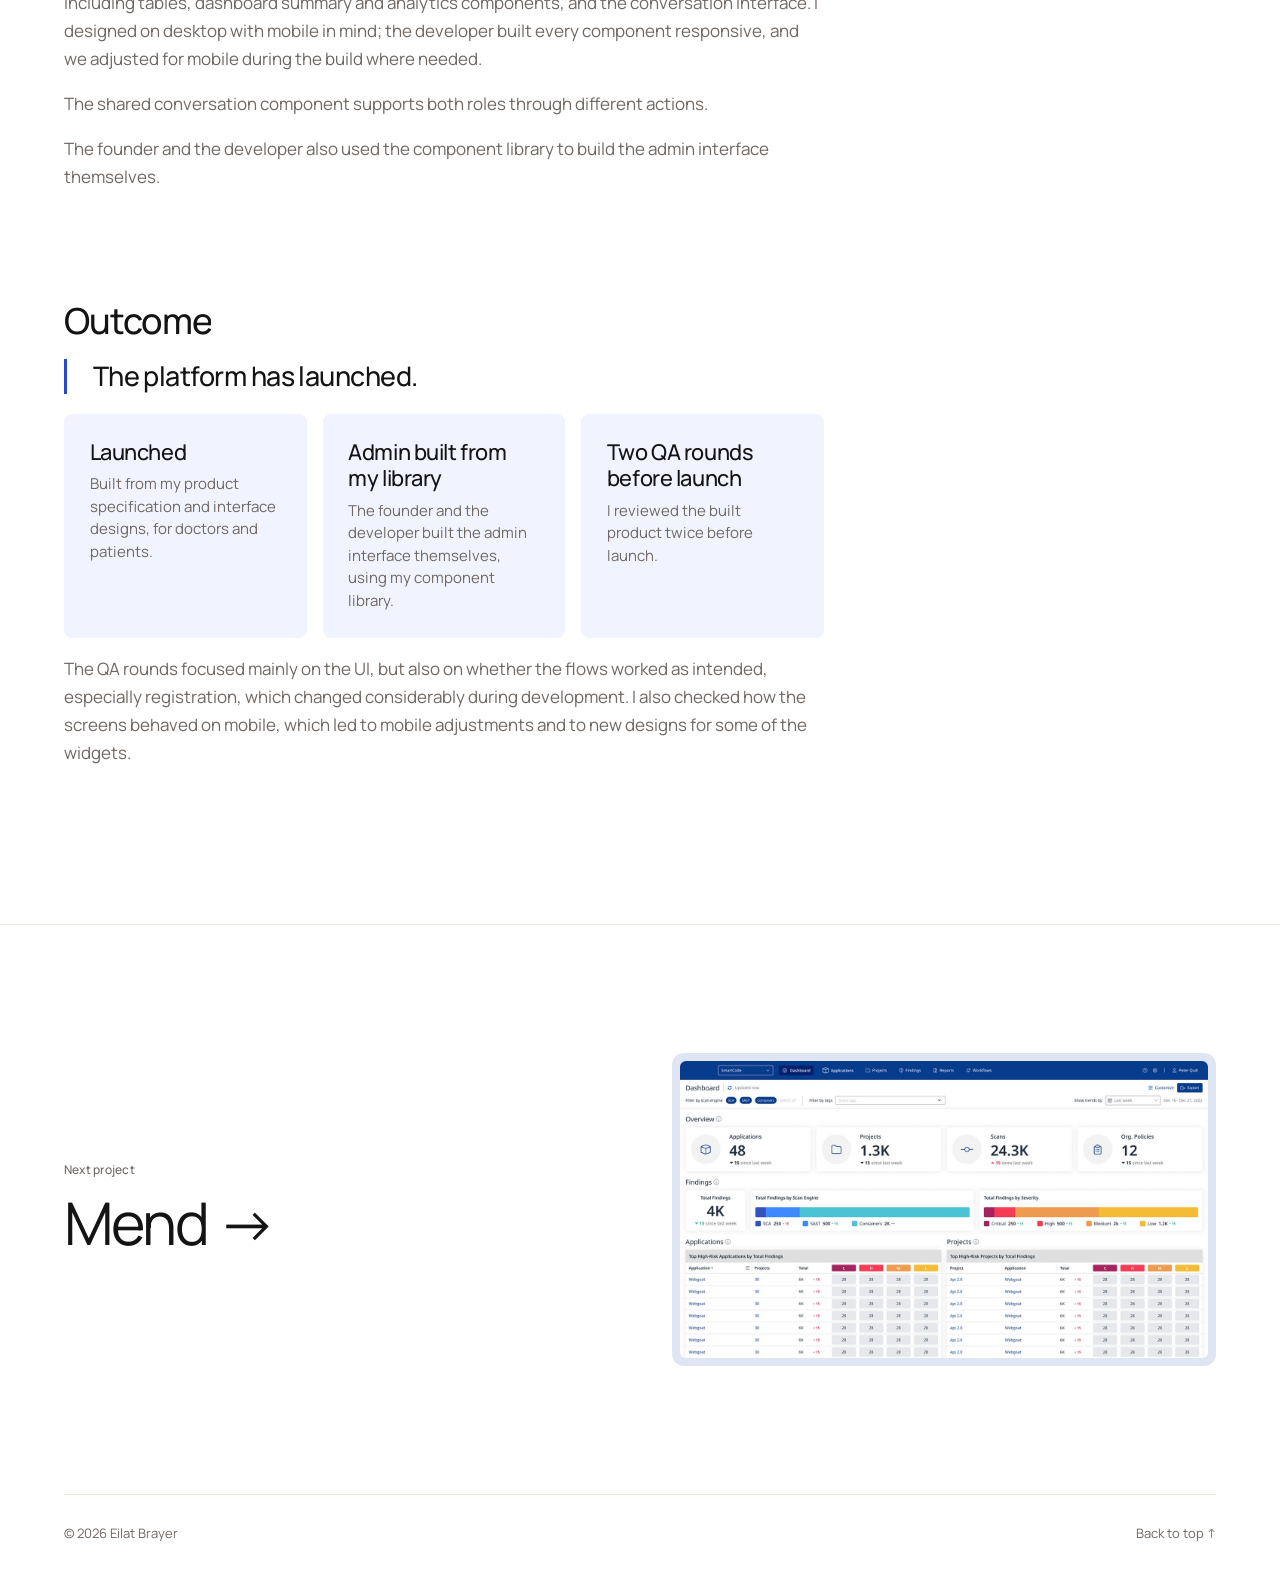
<file: projects/care-platform.html>
<!doctype html>
<html lang="en">
<head>
  <meta charset="utf-8">
  <meta name="viewport" content="width=device-width, initial-scale=1">
  <title>Doctor–Patient Communication Platform · Eilat Brayer</title>
  <meta name="description" content="A doctor–patient communication platform: a platform for patients to ask their doctor follow-up questions after the appointment. Product specification, UX and UI design, and a shared component library.">
  <meta name="theme-color" content="#ffffff">
  <link rel="icon" href="../assets/favicon.svg" type="image/svg+xml">
  <link rel="preconnect" href="https://fonts.googleapis.com">
  <link rel="preconnect" href="https://fonts.gstatic.com" crossorigin>
  <link href="https://fonts.googleapis.com/css2?family=Instrument+Serif:ital@1&family=Manrope:wght@300;400;500&display=swap" rel="stylesheet">
  <link rel="stylesheet" href="../css/style.css?v=20261122d">
</head>
<body class="case-page case-wide theme-care">
  <canvas class="shape-canvas" aria-hidden="true"></canvas>

  <header class="site-header">
    <a class="back" href="../#work"><span aria-hidden="true">←</span> Back home</a>
    <nav class="tabs" aria-label="Main">
      <a href="../#work">Work</a>
      <a href="../#about">About</a>
      <a href="../#cv">CV</a>
      <a href="../#contact">Contact</a>
    </nav>
    <div class="talk-wrap">
      <button class="talk" type="button" aria-expanded="false" aria-controls="talk-panel" data-cursor="say hi">Let’s talk</button>
    </div>
  </header>

  <!-- Floating bar: slides in once the top bar has scrolled away -->
  <nav class="float-nav" aria-label="Quick navigation" inert>
    <a class="back" href="../#work"><span aria-hidden="true">←</span> Home</a>
    <div class="tabs">
      <a href="../#work">Work</a>
      <a href="../#about">About</a>
      <a href="../#cv">CV</a>
      <a href="../#contact">Contact</a>
    </div>
    <button class="talk" type="button" aria-expanded="false" aria-controls="talk-panel" data-cursor="say hi">Let’s talk</button>
  </nav>

  <div class="talk-panel" id="talk-panel">
    <p>Pick whatever feels easiest.</p>
    <a class="pill" href="https://wa.me/972524263616?text=Hi%20Eilat%2C%20I%20saw%20your%20portfolio%20and%20would%20love%20to%20talk." target="_blank" rel="noopener" data-cursor="fastest reply"><span><span class="ico"></span> WhatsApp</span><span>↗</span></a>
    <a class="pill nude" href="https://www.linkedin.com/in/eilat-brayer-48146722/" target="_blank" rel="noopener" data-cursor="let’s connect"><span><span class="ico"></span> LinkedIn</span><span>↗</span></a>
    <button class="pill" type="button" data-copy="eilatbrayer@gmail.com" data-cursor="click to copy"><span><span class="ico"></span> Email</span><span>eilatbrayer@gmail.com</span></button>
  </div>

  <main>
    <section class="case-hero inner" id="top" style="--chip:#dfe6ff">
      <div class="case-head">
        <div class="case-text">
          <span class="label case-tag reveal">Case study · healthcare</span>
          <h1 class="split title-lg">Doctor–Patient Communication Platform</h1>
          <p class="intro reveal">Follow-up questions to your doctor, after the appointment</p>
          <p class="hero-role reveal">From idea to launch. Product specification, UX and UI design and a shared component library, with a founder and a developer.</p>
        </div>
        <div class="case-worlds" data-shapes="worlds" data-morph="soft" data-icons="stethoscope,chat,capsule" data-palette="#2b47c9,#2f6fe0,#6aa8f5,#93dcc0,#ffd9a0" data-cursor="play with me" aria-hidden="true"></div>
      </div>
    </section>

    <!-- tour:start (generated, see tools/README.md) -->
    <div class="flow flow-compact" data-flow data-w="1440" data-h="1024" data-timeline='[["hold", 0.5], ["move", 1297, 231, 0.55], ["click", 1], ["step", 1], ["hold", 0.8], ["move", 800, 420, 0.5], ["click", 2], ["step", 2], ["hold", 0.9], ["move", 1300, 853, 0.6], ["click", 3], ["step", 3], ["hold", 0.9], ["move", 1300, 177, 0.55], ["click", 4], ["step", 4], ["hold", 0.9], ["move", 748, 160, 0.5], ["click", 5], ["step", 5], ["hold", 0.9], ["move", 1300, 853, 0.6], ["click", 6], ["step", 6], ["hold", 1]]' style="--flow-len:644;--flow-ratio:1.4062" role="region" aria-label="Screen tour: the doctor’s side and the patient’s side">
      <div class="flow-pin">
        <div class="flow-inner">
          <div class="flow-stage">
            <div class="flow-bar">
              <ol class="flow-rail" aria-label="Tour steps">
              <li class="flow-track" aria-hidden="true">Doctor</li>
              <li><button type="button" class="flow-dot" aria-current="step"><b>1</b><span>See who is waiting</span></button></li>
              <li><button type="button" class="flow-dot"><b>2</b><span>Open a request</span></button></li>
              <li><button type="button" class="flow-dot"><b>3</b><span>Answer</span></button></li>
              <li><button type="button" class="flow-dot"><b>4</b><span>Track payments</span></button></li>
              <li class="flow-track" aria-hidden="true">Patient</li>
              <li><button type="button" class="flow-dot"><b>5</b><span>My doctors</span></button></li>
              <li><button type="button" class="flow-dot"><b>6</b><span>Ask and follow up</span></button></li>
              <li><button type="button" class="flow-dot"><b>7</b><span>Buy a package</span></button></li>
              </ol>
              <a class="flow-skip" href="#details">Skip<i> the tour</i> <span aria-hidden="true">↓</span></a>
            </div>
            <div class="flow-frame">
              <div class="flow-view" style="aspect-ratio:1440 / 1024">
              <img class="flow-shot is-on" src="../assets/work/care/tour/f-d-dashboard.webp" alt="Doctor view, dashboard: key numbers and the open questions, with how long each has waited" width="2880" height="2048">
              <img class="flow-shot" aria-hidden="true" src="../assets/work/care/tour/f-d-requests.webp" alt="Doctor view, patient requests: every question, with tabs for awaiting a response, premium and closed" width="2880" height="2048">
              <img class="flow-shot" aria-hidden="true" src="../assets/work/care/tour/f-d-chat.webp" alt="Doctor view: a conversation with a patient, with earlier conversations listed beside it" width="2880" height="2048">
              <img class="flow-shot" aria-hidden="true" src="../assets/work/care/tour/f-d-payments.webp" alt="Doctor view, My Account: payment tracking with summary charts and an invoice list" width="2880" height="2048">
              <img class="flow-shot" aria-hidden="true" src="../assets/work/care/tour/f-p-doctors.webp" alt="Patient view, My Doctors: a card for each doctor with the open question and the package in use" width="2880" height="2048">
              <img class="flow-shot" aria-hidden="true" src="../assets/work/care/tour/f-p-chat.webp" alt="Patient view: a conversation with the doctor, with earlier questions beside it" width="2880" height="2048">
              <img class="flow-shot" aria-hidden="true" src="../assets/work/care/tour/f-p-buy.webp" alt="Patient view, My Account: question packages side by side, with the most popular one marked" width="2880" height="2048">
                <span class="flow-cursor" aria-hidden="true" style="left:48.61%;top:58.59%"><svg viewBox="0 0 24 24"><path d="M5 2.5v17l4.6-4.3 2.9 6.6 2.7-1.2-2.9-6.5h6.2z" fill="#ffd23f" stroke="#141414" stroke-width="1.5" stroke-linejoin="round"/></svg></span>
              </div>
            </div>
          </div>
          <ol class="flow-steps" aria-live="polite">
            <li class="flow-step is-active">
              <span class="flow-who">Doctor</span>
              <h2>See who is waiting</h2>
              <p>The dashboard leads with unanswered questions and how long each has waited, under a few key numbers.</p>
            </li>
            <li class="flow-step">
              <span class="flow-who">Doctor</span>
              <h2>Open a request</h2>
              <p>The Patient Requests screen gathers every question, with tabs for those awaiting a response, premium patients and closed questions.</p>
            </li>
            <li class="flow-step">
              <span class="flow-who">Doctor</span>
              <h2>Answer</h2>
              <p>The conversation opens with the patient’s details on top and earlier conversations beside it, so the history stays in view while writing.</p>
            </li>
            <li class="flow-step">
              <span class="flow-who">Doctor</span>
              <h2>Track payments</h2>
              <p>In My Account, summary charts and the invoice list share one screen, with the details of the selected invoice beside it.</p>
            </li>
            <li class="flow-step">
              <span class="flow-who">Patient</span>
              <h2>My doctors</h2>
              <p>Each doctor has a card showing whether a question is open and which package is in use, with the package history below.</p>
            </li>
            <li class="flow-step">
              <span class="flow-who">Patient</span>
              <h2>Ask and follow up</h2>
              <p>The patient’s conversation mirrors the doctor’s, with earlier questions beside it.</p>
            </li>
            <li class="flow-step">
              <span class="flow-who">Patient</span>
              <h2>Buy a package</h2>
              <p>Packages sit side by side, with the most popular one marked. The patient picks the doctor first, then the package.</p>
            </li>
          </ol>
        </div>
      </div>
    </div>
    <!-- tour:end -->

    <div class="meta-band" id="details">
      <dl class="case-meta cols-4 inner reveal">
        <div><dt>Role</dt><dd>Product specification, UX and UI design, visual language and component library</dd></div>
        <div><dt>Team</dt><dd>A founder and a developer</dd></div>
        <div><dt>Platform</dt><dd>Designed on desktop with mobile in mind, built responsive, with mobile adjustments during the build</dd></div>
        <div><dt>Users</dt><dd>Doctors and patients</dd></div>
      </dl>
    </div>

    <div class="inner">
      <article class="case-body">
        <div class="case-cols">
          <div class="case-col">
            <section class="chapter">
              <h2 class="split">Context</h2>
              <p class="reveal">Questions often arise after a medical appointment: something was unclear, a patient needs further guidance, or the next appointment is months away. The platform gives patients a structured way to contact their doctor and gives doctors a way to receive payment for answering follow-up questions.</p>
              <p class="reveal">Doctors invite their patients to join and set their own package prices. Patients purchase question packages for a specific doctor, and the platform collects payments and pays doctors monthly. The interface is in Hebrew and reads right to left.</p>
              <p class="reveal">I joined at the idea stage. Through meetings with the founder and the developer, I created the initial product specification, then designed the patient and doctor flows, the interface and a shared component library. The founder’s early concepts for the doctor’s home page helped me define what it should show and do.</p>
            </section>

            <section class="chapter">
              <h2 class="split">The challenge</h2>
              <p class="reveal">The platform needed to support two connected experiences.</p>
              <p class="reveal">Doctors needed to identify questions awaiting a response, access the relevant conversation and manage the business side of their service. Patients needed to understand how the service worked, ask a question and keep track of conversations and packages across their doctors.</p>
              <p class="reveal">My focus: doctors first see who is waiting and for how long, and patients are always one click from a new question.</p>
            </section>

            <section class="chapter">
              <h2 class="split">Helping doctors prioritize responses</h2>
              <dl class="decisions reveal">
                <div><dt>Pending questions first</dt><dd>I structured the dashboard and “My Patients” around patients with open questions. During the design phase, the service requirement was a response within 24 hours, with priority given to premium patients who had purchased the larger package. This requirement guided the information hierarchy: doctors should first see who needs a response and have a direct route to the conversation.</dd></div>
                <div><dt>Access from different starting points</dt><dd>Doctors look for a conversation in different ways: sometimes by who is waiting, sometimes by a specific patient. So a conversation opens from either the questions table or the patients screen, and doctors stay within the context of their search. Inside the conversation, a menu leads to earlier conversations with the same patient, keeping the history in view while writing a response.</dd></div>
                <div><dt>Patient invitations always available</dt><dd>The platform stays open on the doctor’s computer, so I placed the invitation action in the persistent application frame. At the end of an appointment, the doctor can invite the patient on the spot, which is meant to make registration easier for older patients.</dd></div>
              </dl>
              <figure class="shot">
                <div class="case-cover unveil" data-zoom data-cursor="zoom"><img src="../assets/work/care/tour/f-patients.webp" alt="My Patients: a table of patients with question status tags" width="2880" height="2048" loading="lazy"></div>
                <figcaption class="reveal">My Patients, with the status of each open question in the first column.</figcaption>
              </figure>
            </section>

            <section class="chapter">
              <h2 class="split">Making the service easier for patients to use</h2>
              <dl class="decisions reveal">
                <div><dt>A first question before purchasing</dt><dd>I recommended a free first question. Patients who don’t know the service yet find it hard to trust it and pay right away. Letting them sign up without buying anything was the other option, but then they would not feel the core of the service: a doctor actually answering. A free question, with no credit card needed, lets them try it and feel good about it.</dd></div>
                <div><dt>A question is always within reach</dt><dd>The action to start a new question remains available in the application frame, mirroring the persistent patient invitation action on the doctor’s side.</dd></div>
                <div><dt>Two routes to a conversation</dt><dd>As on the doctor’s side, patients reach a conversation from wherever they started looking: their doctor list or their questions screen, where open and closed questions appear in separate tabs. The doctor list shows whether there is an open question and provides access to package history. When no package is available, a purchase button leads to the account area, where the patient selects a doctor and package.</dd></div>
                <div><dt>Clear roles within the conversation</dt><dd>Doctors and patients use a similar conversation layout, with actions adapted to each role. Only patients can start a new conversation, since each one comes out of their package. Doctors close a conversation when they have finished answering, and if they want to add something later, they can reopen it without using up another of the patient’s questions.</dd></div>
              </dl>
              <figure class="shot">
                <div class="case-cover unveil" data-zoom data-cursor="zoom"><img src="../assets/work/care/tour/f-chat.webp" alt="A conversation between a doctor and a patient" width="2880" height="2048" loading="lazy"></div>
                <figcaption class="reveal">The conversation screen on the doctor’s side, with earlier conversations beside it.</figcaption>
              </figure>
            </section>

            <section class="chapter">
              <h2 class="split">Bringing the doctor’s account together</h2>
              <p class="reveal">“My Account” brought together several different needs: package management, payment tracking, public profile details and availability settings. Two of them carried most of the design work.</p>
              <p class="reveal">In package management, doctors set their own package prices, and an income simulator beside the prices shows what their pricing could mean for their income.</p>
              <p class="reveal">In payment tracking, I designed a view that connects the overall financial picture with individual invoice details.</p>
              <p class="reveal">Filters by date range and plan let doctors examine a specific period or package type. Summary charts at the top reflect the selected filters. Below them, an invoice list sits alongside the details of the selected invoice, allowing doctors to review individual records within the same screen.</p>
              <figure class="shot">
                <div class="case-cover unveil" data-zoom data-cursor="zoom"><img src="../assets/work/care/tour/f-payments.webp" alt="My Account: payment tracking with charts and an invoice list" width="2880" height="2048" loading="lazy"></div>
                <figcaption class="reveal">Payment tracking: summary charts above, the invoice list and the selected invoice below.</figcaption>
              </figure>
            </section>

            <section class="chapter">
              <h2 class="split">A shared component library</h2>
              <p class="reveal">I created a visual language and reusable components across the doctor and patient experiences, including tables, dashboard summary and analytics components, and the conversation interface. I designed on desktop with mobile in mind; the developer built every component responsive, and we adjusted for mobile during the build where needed.</p>
              <p class="reveal">The shared conversation component supports both roles through different actions.</p>
              <p class="reveal">The founder and the developer also used the component library to build the admin interface themselves.</p>
            </section>

            <section class="chapter">
              <h2 class="split">Outcome</h2>
              <p class="outcome-lead reveal">The platform has launched.</p>
              <ul class="outcome reveal">
                <li><strong>Launched</strong><span>Built from my product specification and interface designs, for doctors and patients.</span></li>
                <li><strong>Admin built from my library</strong><span>The founder and the developer built the admin interface themselves, using my component library.</span></li>
                <li><strong>Two QA rounds before launch</strong><span>I reviewed the built product twice before launch.</span></li>
              </ul>
              <p class="reveal">The QA rounds focused mainly on the UI, but also on whether the flows worked as intended, especially registration, which changed considerably during development. I also checked how the screens behaved on mobile, which led to mobile adjustments and to new designs for some of the widgets.</p>
            </section>
          </div>
          <div class="case-art" data-shapes="worlds" data-morph="soft" data-follow=".chapter" data-icons="chat,question,stethoscope,user,chart,layout,check" data-palette="#2b47c9,#2f6fe0,#6aa8f5,#93dcc0,#ffd9a0" aria-hidden="true"></div>
        </div>
      </article>
    </div>

    <a class="next next-shot inner" href="mend.html" data-cursor="up next">
      <span class="next-text">
        <span class="label">Next project</span>
        <strong>Mend →</strong>
      </span>
      <span class="next-img" style="--chip:#dfe5f3"><img src="../assets/work/risk/01.jpg" alt="Mend’s dashboard" width="1400" height="788" loading="lazy"></span>
    </a>
  </main>

  <footer class="site-footer">
    <span>© <span data-year>2026</span> Eilat Brayer</span>
    <a href="#top" data-cursor="up we go">Back to top ↑</a>
  </footer>

  <script src="../js/main.js?v=20261122d" defer></script>
  <script src="../js/shapes.js?v=20261122d" defer></script>
  <script src="../js/flow.js?v=20261122d" defer></script>
</body>
</html>
</file>
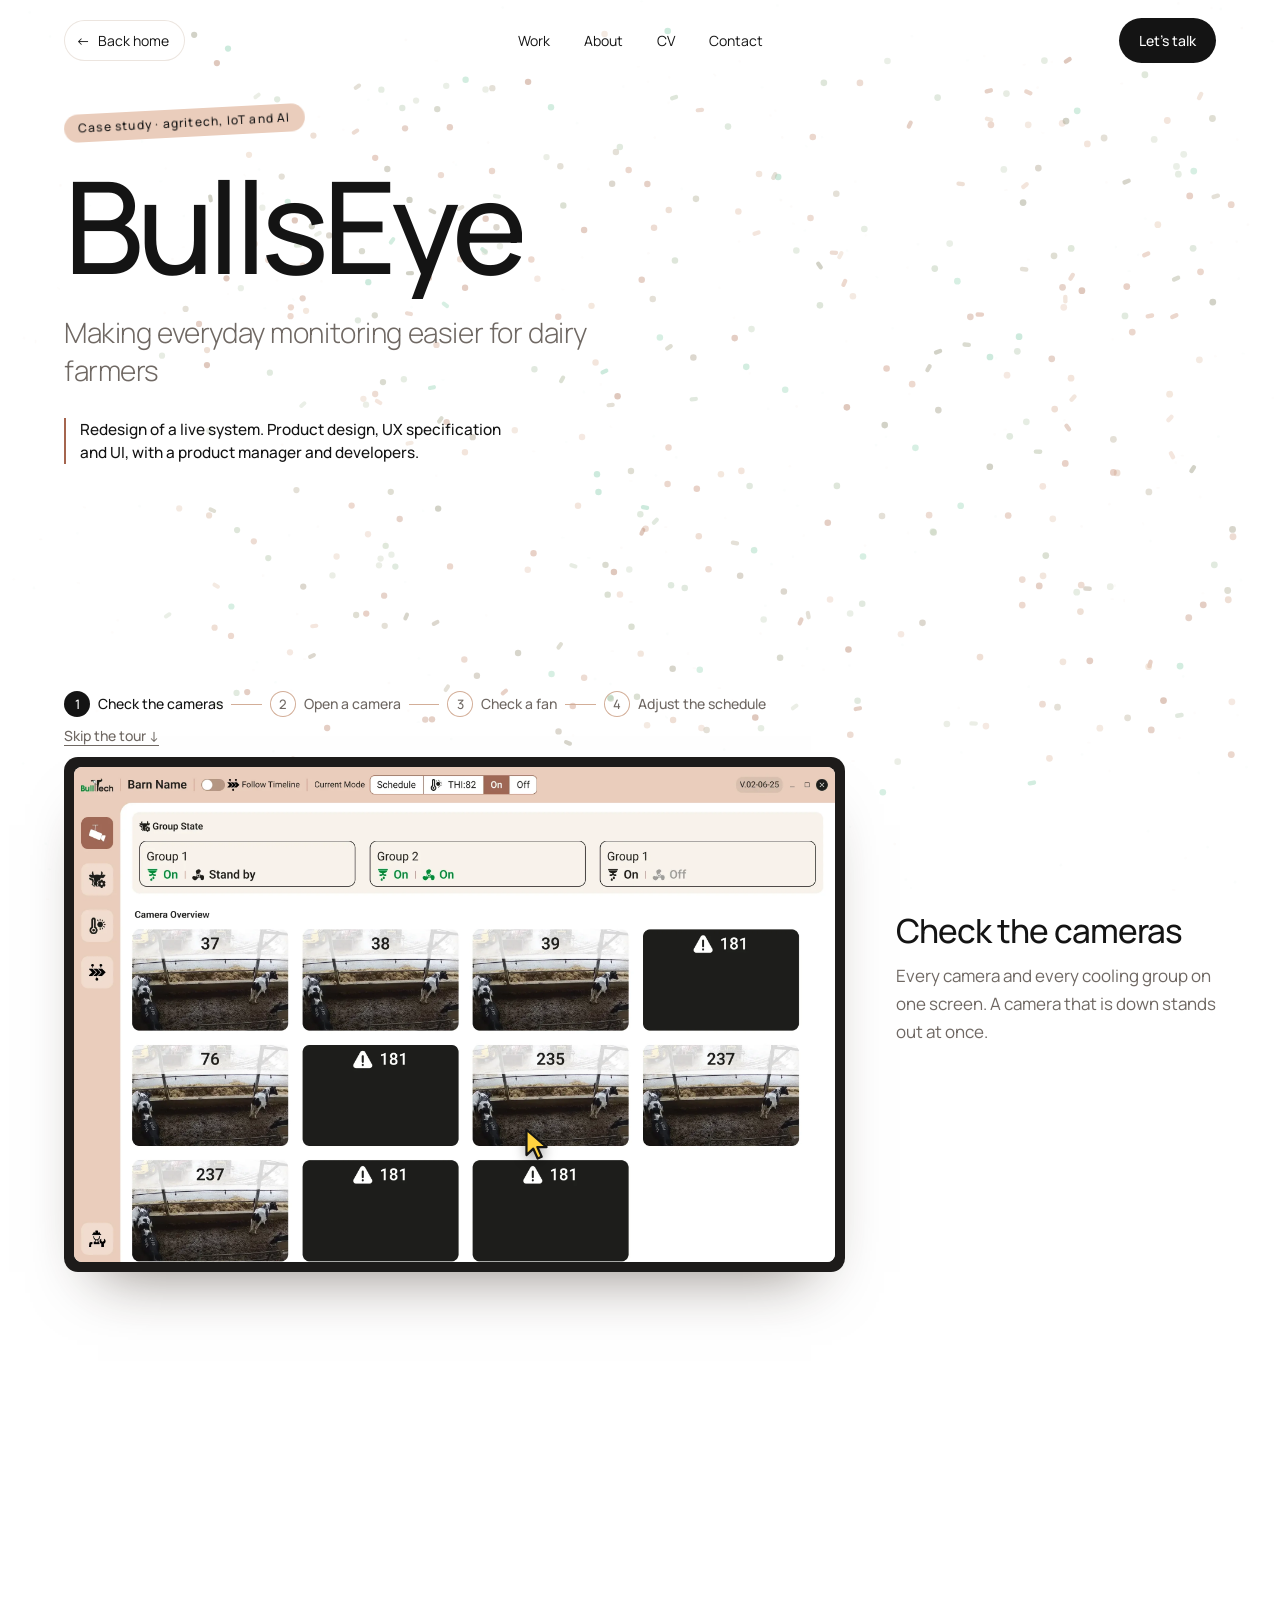
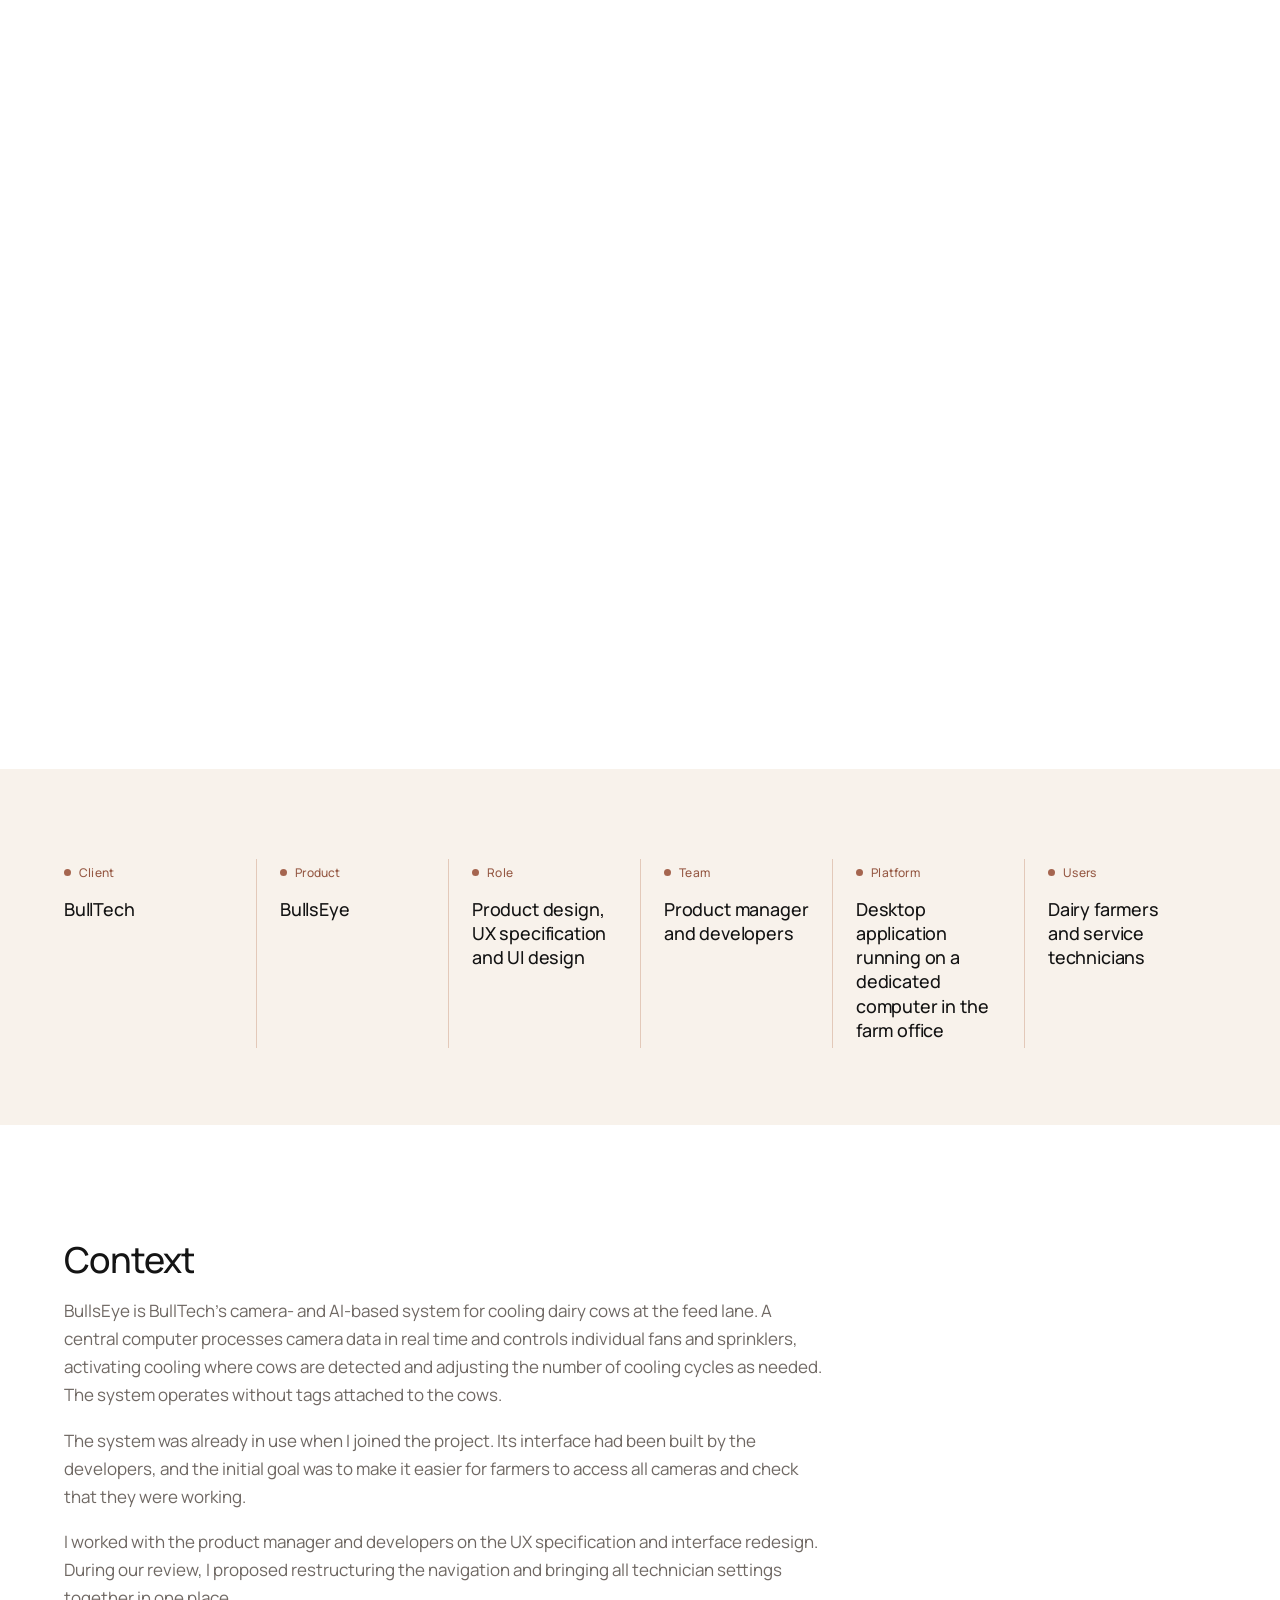
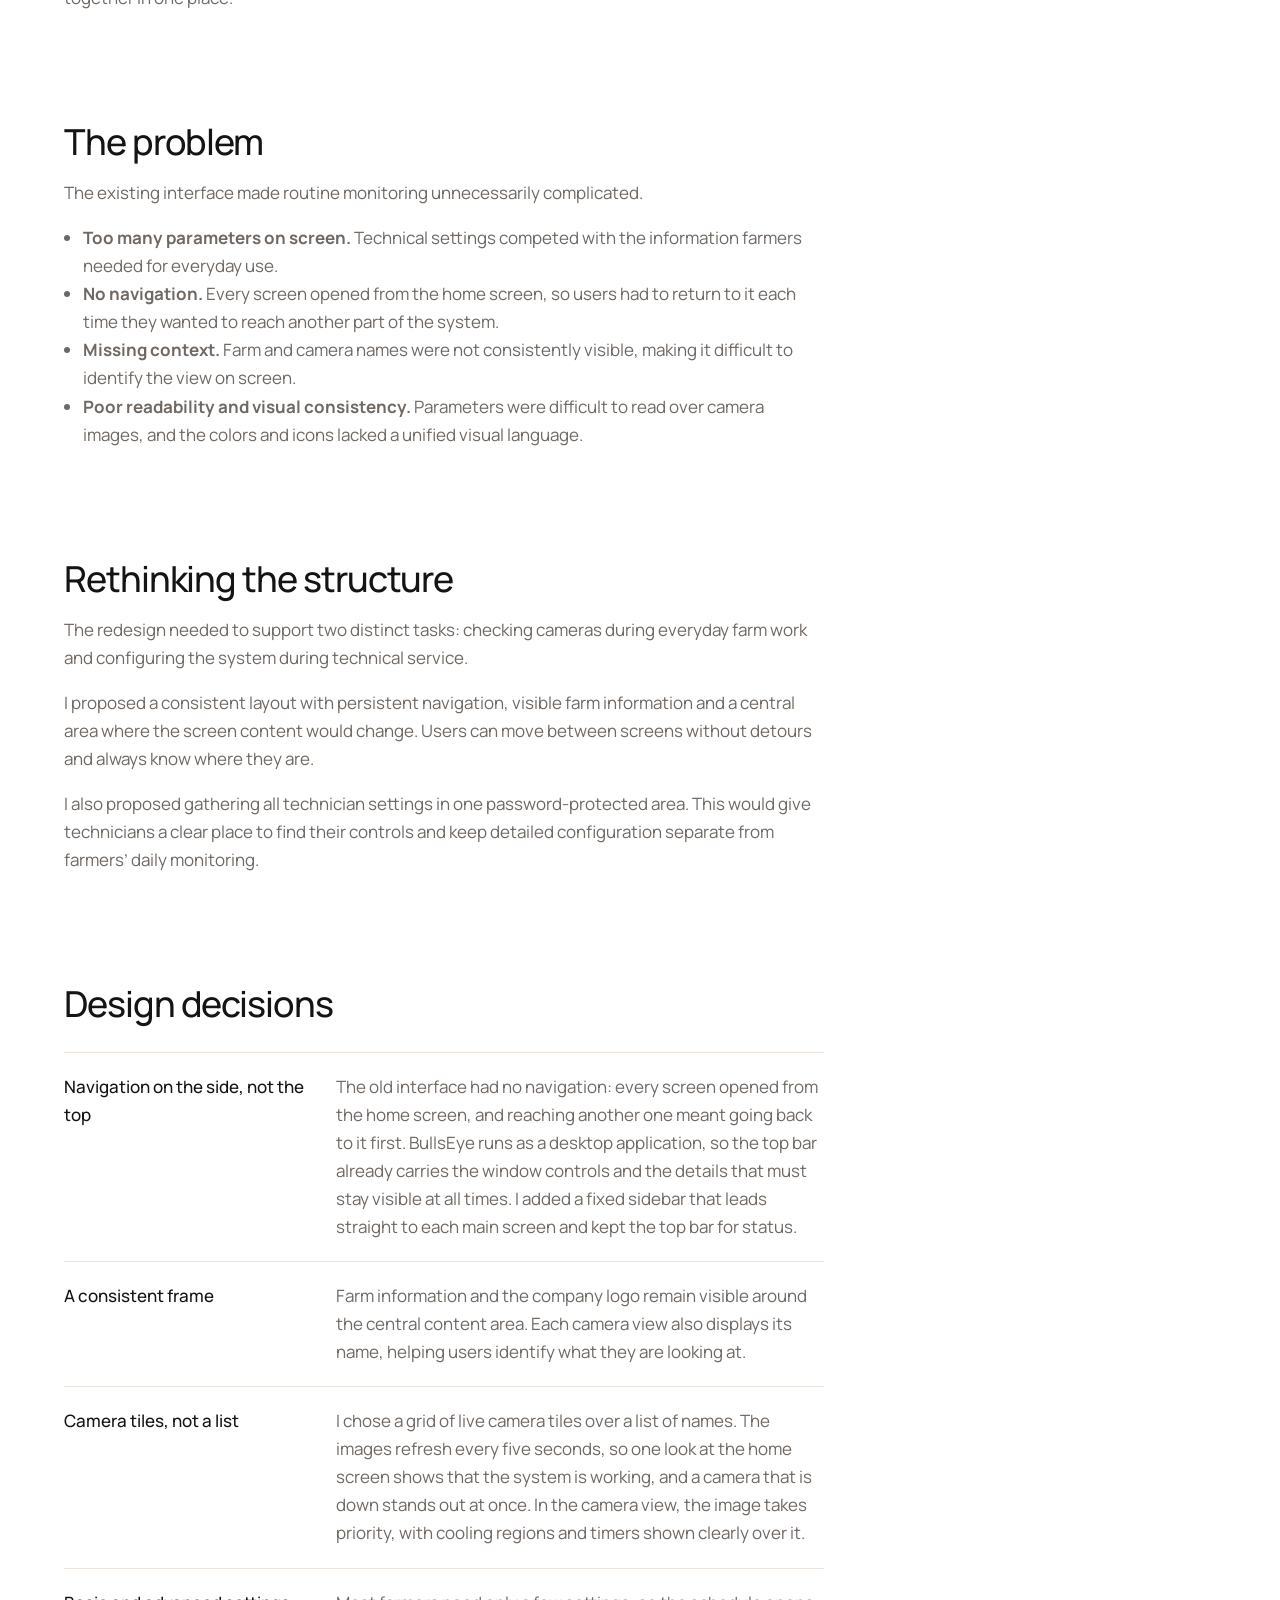
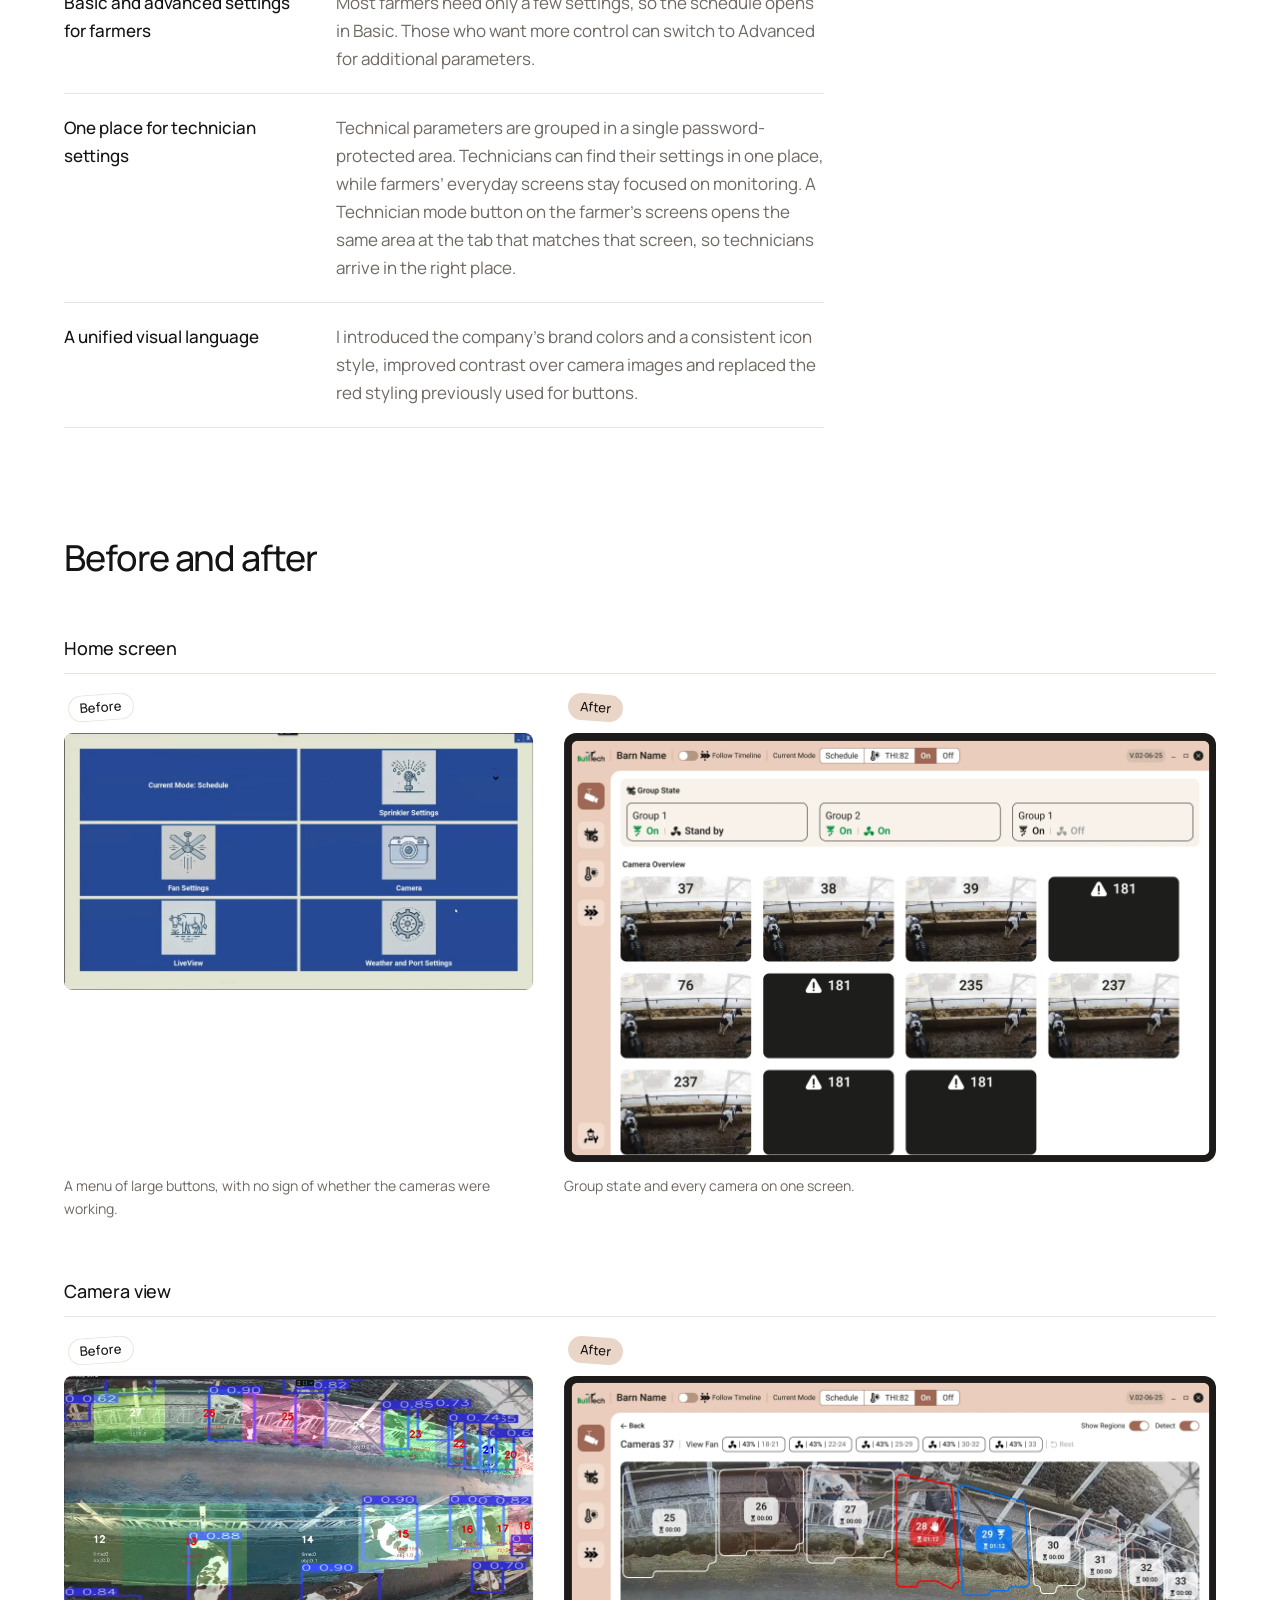
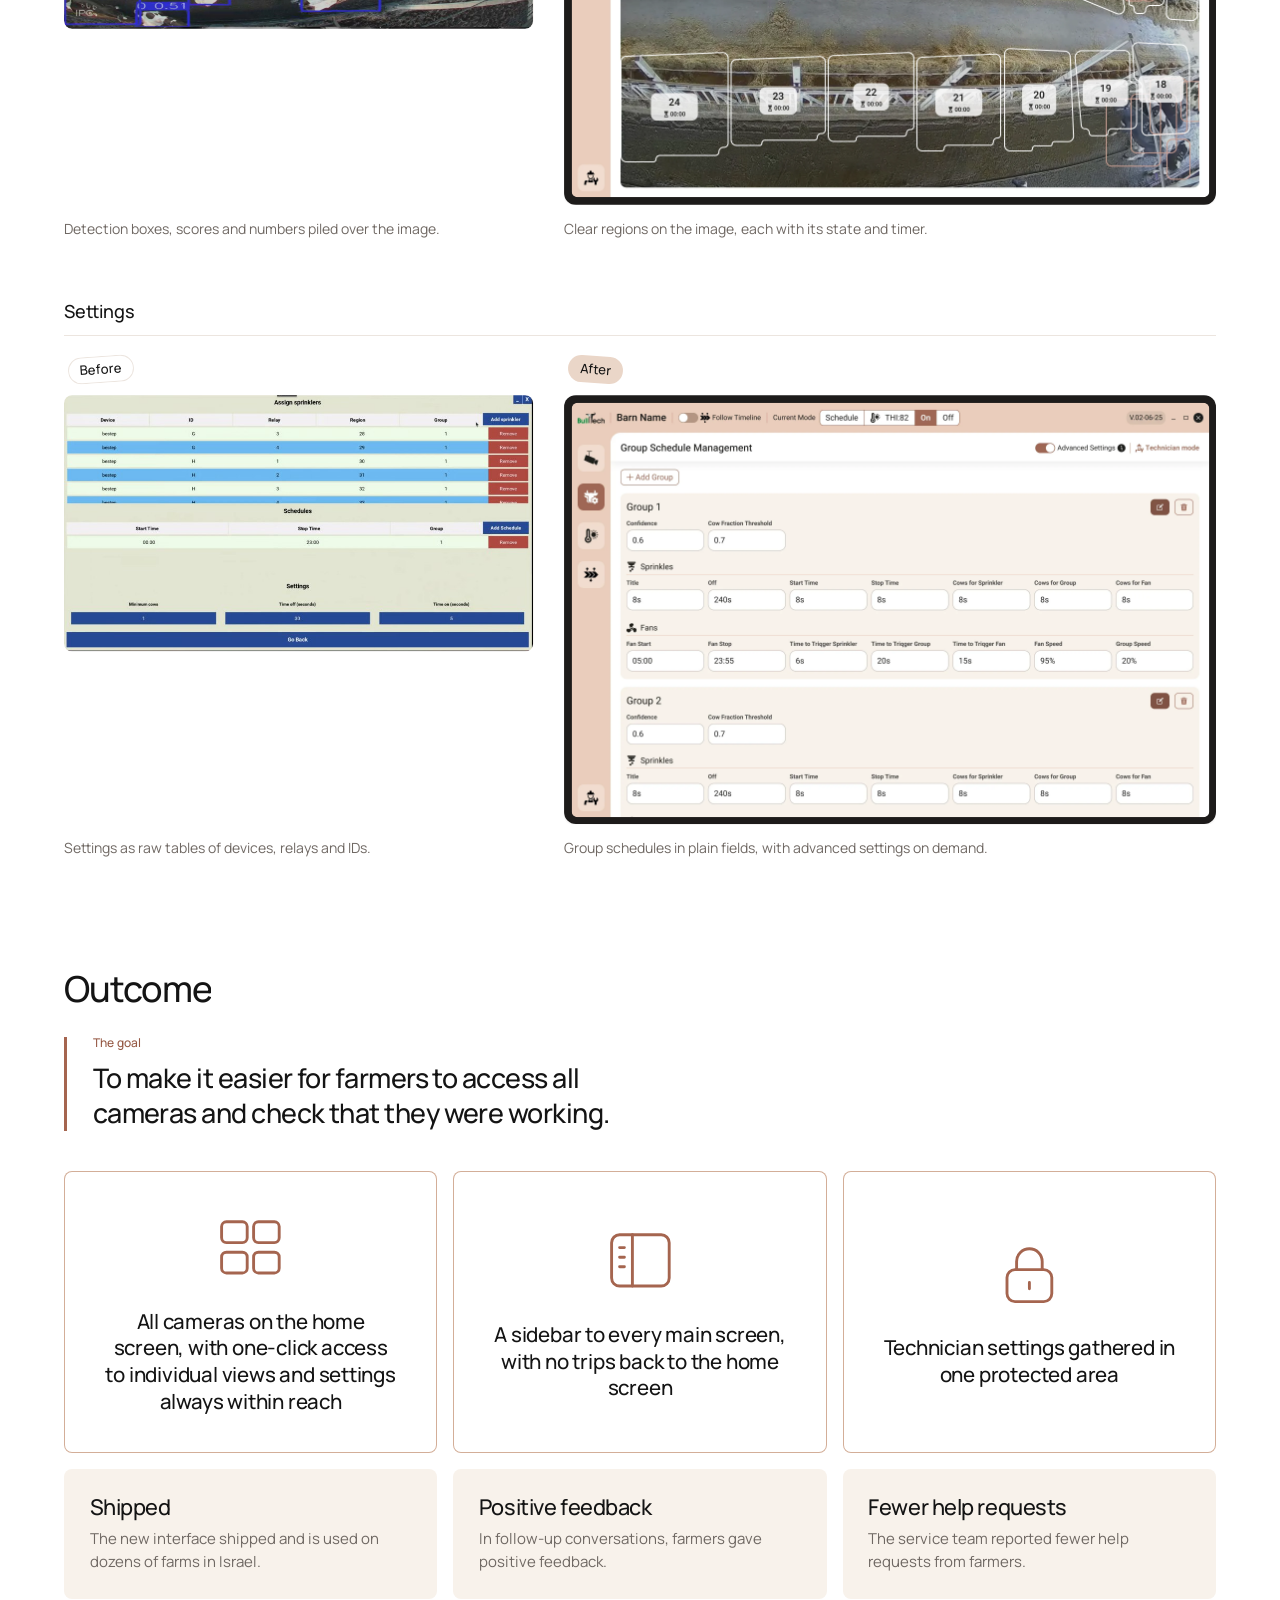
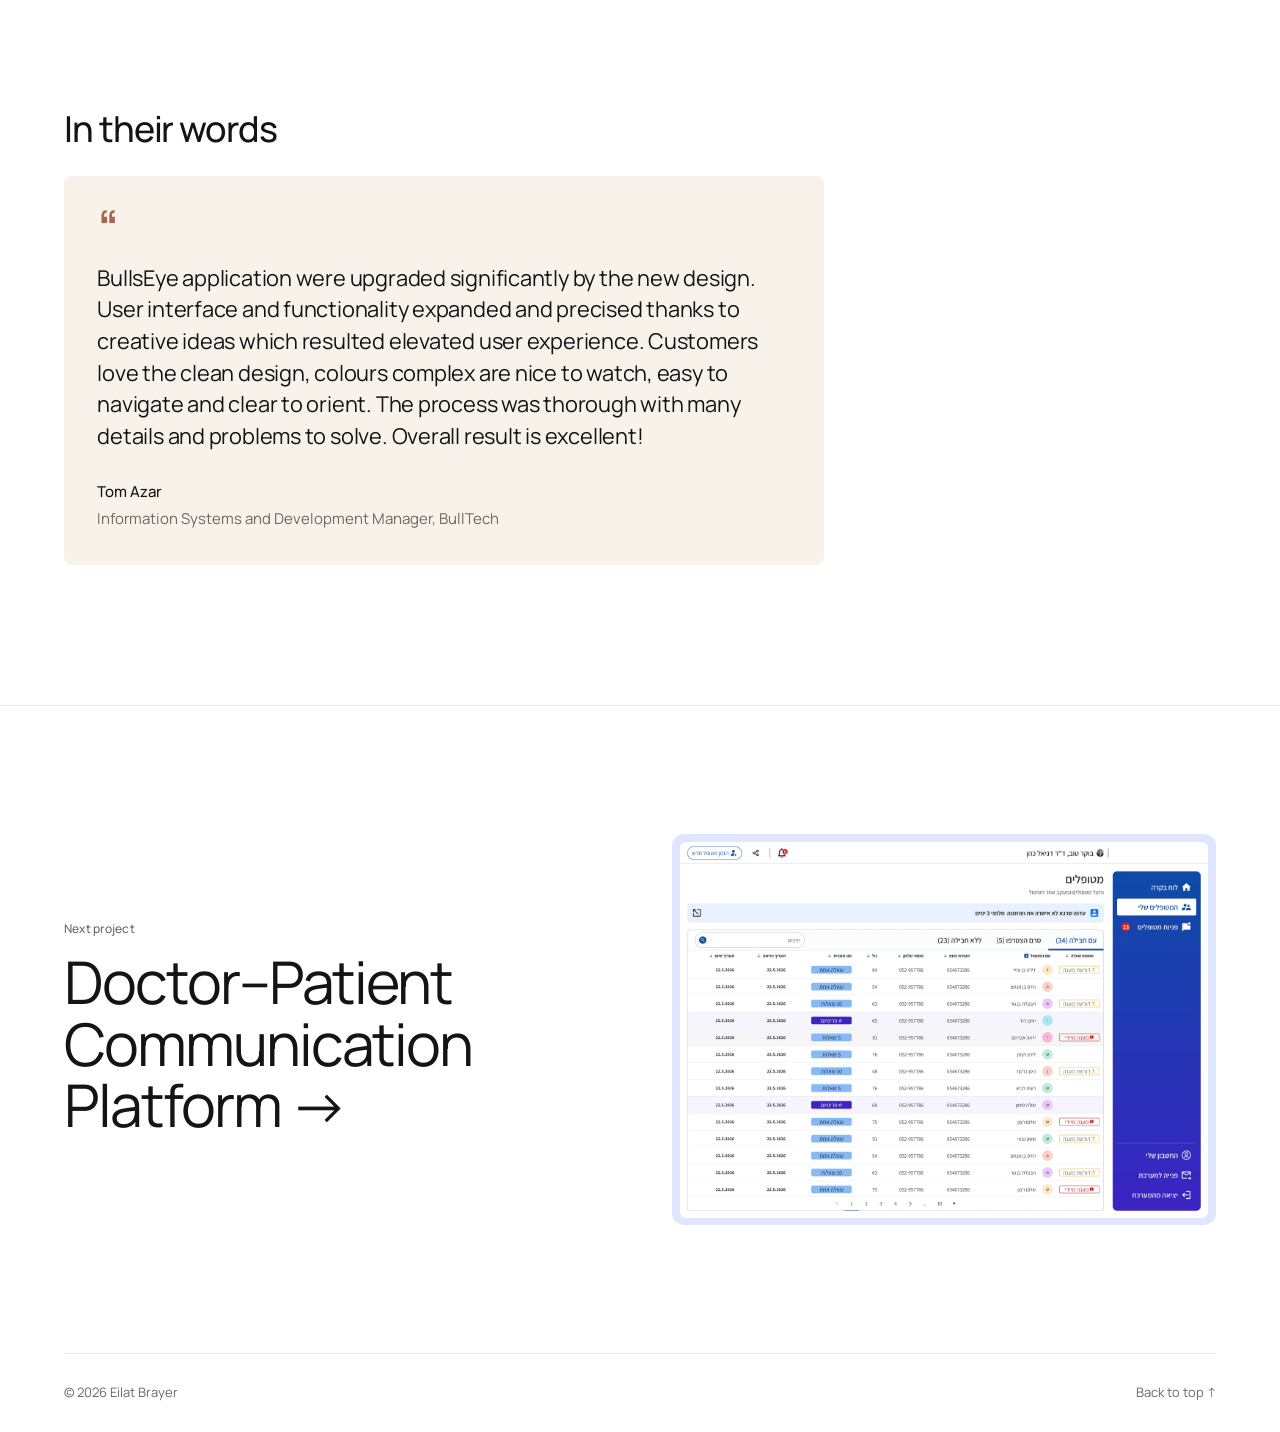
<file: projects/cooling.html>
<!doctype html>
<html lang="en">
<head>
  <meta charset="utf-8">
  <meta name="viewport" content="width=device-width, initial-scale=1">
  <title>BullsEye · Eilat Brayer</title>
  <meta name="description" content="BullsEye: making everyday monitoring easier for dairy farmers. Redesigning the interface of a camera- and AI-based cooling system.">
  <meta name="theme-color" content="#ffffff">
  <link rel="icon" href="../assets/favicon.svg" type="image/svg+xml">
  <link rel="preconnect" href="https://fonts.googleapis.com">
  <link rel="preconnect" href="https://fonts.gstatic.com" crossorigin>
  <link href="https://fonts.googleapis.com/css2?family=Instrument+Serif:ital@1&family=Manrope:wght@300;400;500&display=swap" rel="stylesheet">
  <link rel="stylesheet" href="../css/style.css?v=20261122d">
</head>
<body class="case-page case-wide">
  <canvas class="shape-canvas" aria-hidden="true"></canvas>

  <header class="site-header">
    <a class="back" href="../#work"><span aria-hidden="true">←</span> Back home</a>
    <nav class="tabs" aria-label="Main">
      <a href="../#work">Work</a>
      <a href="../#about">About</a>
      <a href="../#cv">CV</a>
      <a href="../#contact">Contact</a>
    </nav>
    <div class="talk-wrap">
      <button class="talk" type="button" aria-expanded="false" aria-controls="talk-panel" data-cursor="say hi">Let’s talk</button>
    </div>
  </header>

  <!-- Floating bar: slides in once the top bar has scrolled away -->
  <nav class="float-nav" aria-label="Quick navigation" inert>
    <a class="back" href="../#work"><span aria-hidden="true">←</span> Home</a>
    <div class="tabs">
      <a href="../#work">Work</a>
      <a href="../#about">About</a>
      <a href="../#cv">CV</a>
      <a href="../#contact">Contact</a>
    </div>
    <button class="talk" type="button" aria-expanded="false" aria-controls="talk-panel" data-cursor="say hi">Let’s talk</button>
  </nav>

  <div class="talk-panel" id="talk-panel">
    <p>Pick whatever feels easiest.</p>
    <a class="pill" href="https://wa.me/972524263616?text=Hi%20Eilat%2C%20I%20saw%20your%20portfolio%20and%20would%20love%20to%20talk." target="_blank" rel="noopener" data-cursor="fastest reply"><span><span class="ico"></span> WhatsApp</span><span>↗</span></a>
    <a class="pill nude" href="https://www.linkedin.com/in/eilat-brayer-48146722/" target="_blank" rel="noopener" data-cursor="let’s connect"><span><span class="ico"></span> LinkedIn</span><span>↗</span></a>
    <button class="pill" type="button" data-copy="eilatbrayer@gmail.com" data-cursor="click to copy"><span><span class="ico"></span> Email</span><span>eilatbrayer@gmail.com</span></button>
  </div>

  <main>
    <section class="case-hero inner" id="top" style="--chip:#eacdbc">
      <div class="case-head">
        <div class="case-text">
          <span class="label case-tag reveal">Case study · agritech, IoT and AI</span>
          <h1 class="split title-xl">BullsEye</h1>
          <p class="intro reveal">Making everyday monitoring easier for dairy farmers</p>
          <p class="hero-role reveal">Redesign of a live system. Product design, UX specification and UI, with a product manager and developers.</p>
        </div>
        <div class="case-worlds" data-shapes="worlds" data-morph="soft" data-icons="cow,drop,snowflake" data-palette="#a5654f,#c98f78,#eacdbc,#8fd3b0,#e6d3bf" data-cursor="play with me" aria-hidden="true"></div>
      </div>
    </section>

    <!-- tour:start (generated, see tools/README.md) -->
    <div class="flow" data-flow data-w="1280" data-h="832" data-timeline='[["hold", 0.5], ["move", 229, 358, 0.5], ["click", 1], ["step", 1], ["hold", 0.45], ["move", 428, 268, 0.4], ["show", 2], ["hold", 0.55], ["move", 500, 205, 0.14], ["show", 1], ["move", 632, 123, 0.34], ["click", 3], ["step", 2], ["hold", 0.7], ["move", 40, 188, 0.55], ["click", 4], ["step", 3], ["hold", 0.5], ["move", 940, 90, 0.5], ["click", 5], ["hold", 0.8]]' style="--flow-len:463;--flow-ratio:1.5385" role="region" aria-label="Screen tour: a farmer’s path through BullsEye">
      <div class="flow-pin">
        <div class="flow-inner">
          <div class="flow-stage">
            <div class="flow-bar">
              <ol class="flow-rail" aria-label="Tour steps">
              <li><button type="button" class="flow-dot" aria-current="step"><b>1</b><span>Check the cameras</span></button></li>
              <li><button type="button" class="flow-dot"><b>2</b><span>Open a camera</span></button></li>
              <li><button type="button" class="flow-dot"><b>3</b><span>Check a fan</span></button></li>
              <li><button type="button" class="flow-dot"><b>4</b><span>Adjust the schedule</span></button></li>
              </ol>
              <a class="flow-skip" href="#details">Skip<i> the tour</i> <span aria-hidden="true">↓</span></a>
            </div>
            <div class="flow-frame">
              <div class="flow-view" style="aspect-ratio:1280 / 832">
              <img class="flow-shot is-on" src="../assets/work/cooling/tour/f-overview.webp" alt="Home screen: the state of each cooling group and a tile for every camera" width="2560" height="1664">
              <img class="flow-shot" aria-hidden="true" src="../assets/work/cooling/tour/f-live.webp" alt="A single camera: the image of the feed lane with a region for every feeding spot" width="2560" height="1664">
              <img class="flow-shot" aria-hidden="true" src="../assets/work/cooling/tour/f-tip.webp" alt="The same camera with a tooltip over one feeding spot: fan speed, cows and time in the region" width="2560" height="1664">
              <img class="flow-shot" aria-hidden="true" src="../assets/work/cooling/tour/f-fan.webp" alt="The same camera with one fan selected and the spots it covers outlined in green" width="2560" height="1664">
              <img class="flow-shot" aria-hidden="true" src="../assets/work/cooling/tour/f-basic.webp" alt="Group schedule in basic settings" width="2560" height="1664">
              <img class="flow-shot" aria-hidden="true" src="../assets/work/cooling/tour/f-advanced.webp" alt="Group schedule with advanced settings switched on" width="2560" height="1664">
                <span class="flow-cursor" aria-hidden="true" style="left:59.38%;top:73.32%"><svg viewBox="0 0 24 24"><path d="M5 2.5v17l4.6-4.3 2.9 6.6 2.7-1.2-2.9-6.5h6.2z" fill="#ffd23f" stroke="#141414" stroke-width="1.5" stroke-linejoin="round"/></svg></span>
              </div>
            </div>
          </div>
          <ol class="flow-steps" aria-live="polite">
            <li class="flow-step is-active">
              <h2>Check the cameras</h2>
              <p>Every camera and every cooling group on one screen. A camera that is down stands out at once.</p>
            </li>
            <li class="flow-step">
              <h2>Open a camera</h2>
              <p>The live image comes first, and every feeding spot is a region on it. Hover over a spot for its details.</p>
            </li>
            <li class="flow-step">
              <h2>Check a fan</h2>
              <p>Pick a fan to see exactly which spots it covers.</p>
            </li>
            <li class="flow-step">
              <h2>Adjust the schedule</h2>
              <p>Basic settings hold the times that change from day to day. Farmers who want more control switch to Advanced.</p>
            </li>
          </ol>
        </div>
      </div>
    </div>
    <!-- tour:end -->

    <div class="meta-band" id="details">
      <dl class="case-meta inner reveal">
        <div><dt>Client</dt><dd>BullTech</dd></div>
        <div><dt>Product</dt><dd>BullsEye</dd></div>
        <div><dt>Role</dt><dd>Product design, UX specification and UI design</dd></div>
        <div><dt>Team</dt><dd>Product manager and developers</dd></div>
        <div><dt>Platform</dt><dd>Desktop application running on a dedicated computer in the farm office</dd></div>
        <div><dt>Users</dt><dd>Dairy farmers and service technicians</dd></div>
      </dl>
    </div>

    <div class="inner">
      <article class="case-body">
        <div class="case-cols">
          <div class="case-col">
            <section class="chapter">
              <h2 class="split">Context</h2>
              <p class="reveal">BullsEye is BullTech’s camera- and AI-based system for cooling dairy cows at the feed lane. A central computer processes camera data in real time and controls individual fans and sprinklers, activating cooling where cows are detected and adjusting the number of cooling cycles as needed. The system operates without tags attached to the cows.</p>
              <p class="reveal">The system was already in use when I joined the project. Its interface had been built by the developers, and the initial goal was to make it easier for farmers to access all cameras and check that they were working.</p>
              <p class="reveal">I worked with the product manager and developers on the UX specification and interface redesign. During our review, I proposed restructuring the navigation and bringing all technician settings together in one place.</p>
            </section>

            <section class="chapter">
              <h2 class="split">The problem</h2>
              <p class="reveal">The existing interface made routine monitoring unnecessarily complicated.</p>
              <ul class="reveal">
                <li><strong>Too many parameters on screen.</strong> Technical settings competed with the information farmers needed for everyday use.</li>
                <li><strong>No navigation.</strong> Every screen opened from the home screen, so users had to return to it each time they wanted to reach another part of the system.</li>
                <li><strong>Missing context.</strong> Farm and camera names were not consistently visible, making it difficult to identify the view on screen.</li>
                <li><strong>Poor readability and visual consistency.</strong> Parameters were difficult to read over camera images, and the colors and icons lacked a unified visual language.</li>
              </ul>
            </section>

            <section class="chapter">
              <h2 class="split">Rethinking the structure</h2>
              <p class="reveal">The redesign needed to support two distinct tasks: checking cameras during everyday farm work and configuring the system during technical service.</p>
              <p class="reveal">I proposed a consistent layout with persistent navigation, visible farm information and a central area where the screen content would change. Users can move between screens without detours and always know where they are.</p>
              <p class="reveal">I also proposed gathering all technician settings in one password-protected area. This would give technicians a clear place to find their controls and keep detailed configuration separate from farmers’ daily monitoring.</p>
            </section>

            <section class="chapter">
              <h2 class="split">Design decisions</h2>
              <dl class="decisions reveal">
                <div><dt>Navigation on the side, not the top</dt><dd>The old interface had no navigation: every screen opened from the home screen, and reaching another one meant going back to it first. BullsEye runs as a desktop application, so the top bar already carries the window controls and the details that must stay visible at all times. I added a fixed sidebar that leads straight to each main screen and kept the top bar for status.</dd></div>
                <div><dt>A consistent frame</dt><dd>Farm information and the company logo remain visible around the central content area. Each camera view also displays its name, helping users identify what they are looking at.</dd></div>
                <div><dt>Camera tiles, not a list</dt><dd>I chose a grid of live camera tiles over a list of names. The images refresh every five seconds, so one look at the home screen shows that the system is working, and a camera that is down stands out at once. In the camera view, the image takes priority, with cooling regions and timers shown clearly over it.</dd></div>
                <div><dt>Basic and advanced settings for farmers</dt><dd>Most farmers need only a few settings, so the schedule opens in Basic. Those who want more control can switch to Advanced for additional parameters.</dd></div>
            <div><dt>One place for technician settings</dt><dd>Technical parameters are grouped in a single password-protected area. Technicians can find their settings in one place, while farmers’ everyday screens stay focused on monitoring. A Technician mode button on the farmer’s screens opens the same area at the tab that matches that screen, so technicians arrive in the right place.</dd></div>
                <div><dt>A unified visual language</dt><dd>I introduced the company’s brand colors and a consistent icon style, improved contrast over camera images and replaced the red styling previously used for buttons.</dd></div>
              </dl>
            </section>
          </div>
          <div class="case-art" data-shapes="worlds" data-morph="soft" data-follow=".chapter" data-icons="cow,question,layout,toggle" data-palette="#a5654f,#c98f78,#eacdbc,#8fd3b0,#e6d3bf" aria-hidden="true"></div>
        </div>

        <section class="chapter chapter-wide">
          <h2 class="split">Before and after</h2>
          <div class="ba-row">
            <h3 class="reveal">Home screen</h3>
            <div class="before-after">
              <figure>
                <span class="ba-tag">Before</span>
                <div class="case-cover unveil" style="--tint:#eeeae6" data-zoom data-cursor="zoom"><img src="../assets/work/cooling/old/old1.jpg" alt="The old main screen: six large blue menu buttons" width="984" height="539"></div>
                <figcaption class="reveal">A menu of large buttons, with no sign of whether the cameras were working.</figcaption>
              </figure>
              <figure>
                <span class="ba-tag after">After</span>
                <div class="case-cover is-framed unveil" style="--tint:#f3e3d8" data-zoom data-cursor="zoom"><img src="../assets/work/cooling/tour/f-overview.webp" alt="The new home screen: the state of each cooling group and a tile for every camera" width="2560" height="1664"></div>
                <figcaption class="reveal">Group state and every camera on one screen.</figcaption>
              </figure>
            </div>
          </div>
          <div class="ba-row">
            <h3 class="reveal">Camera view</h3>
            <div class="before-after">
              <figure>
                <span class="ba-tag">Before</span>
                <div class="case-cover unveil" style="--tint:#eeeae6" data-zoom data-cursor="zoom"><img src="../assets/work/cooling/old/old3.jpg" alt="The old live view: detection boxes and numbers piled over the image" width="1538" height="830"></div>
                <figcaption class="reveal">Detection boxes, scores and numbers piled over the image.</figcaption>
              </figure>
              <figure>
                <span class="ba-tag after">After</span>
                <div class="case-cover is-framed unveil" style="--tint:#f3e3d8" data-zoom data-cursor="zoom"><img src="../assets/work/cooling/tour/f-live.webp" alt="The new camera view: the feed lane image with a clear region and timer for every feeding spot" width="2560" height="1664"></div>
                <figcaption class="reveal">Clear regions on the image, each with its state and timer.</figcaption>
              </figure>
            </div>
          </div>
          <div class="ba-row">
            <h3 class="reveal">Settings</h3>
            <div class="before-after">
              <figure>
                <span class="ba-tag">Before</span>
                <div class="case-cover unveil" style="--tint:#eeeae6" data-zoom data-cursor="zoom"><img src="../assets/work/cooling/old/old2.jpg" alt="The old sprinkler settings: raw tables of devices, relays and IDs" width="895" height="489"></div>
                <figcaption class="reveal">Settings as raw tables of devices, relays and IDs.</figcaption>
              </figure>
              <figure>
                <span class="ba-tag after">After</span>
                <div class="case-cover is-framed unveil" style="--tint:#f3e3d8" data-zoom data-cursor="zoom"><img src="../assets/work/cooling/tour/f-advanced.webp" alt="The new group schedule: sprinkler and fan settings in plain fields, grouped by cooling group" width="2560" height="1664"></div>
                <figcaption class="reveal">Group schedules in plain fields, with advanced settings on demand.</figcaption>
              </figure>
            </div>
          </div>
        </section>

        <section class="chapter chapter-wide">
          <h2 class="split">Outcome</h2>
          <p class="outcome-goal reveal"><span class="label">The goal</span>To make it easier for farmers to access all cameras and check that they were working.</p>
          <ul class="outcome-now reveal" aria-label="What the new interface provides">
            <li><svg viewBox="0 0 48 48" aria-hidden="true"><rect x="6" y="8" width="16" height="13" rx="3"/><rect x="26" y="8" width="16" height="13" rx="3"/><rect x="6" y="27" width="16" height="13" rx="3"/><rect x="26" y="27" width="16" height="13" rx="3"/></svg><span>All cameras on the home screen, with one-click access to individual views and settings always within reach</span></li>
            <li><svg viewBox="0 0 48 48" aria-hidden="true"><rect x="6" y="8" width="36" height="32" rx="5"/><path d="M19 8v32M11 16h3M11 22h3M11 28h3"/></svg><span>A sidebar to every main screen, with no trips back to the home screen</span></li>
            <li><svg viewBox="0 0 48 48" aria-hidden="true"><rect x="10" y="21" width="28" height="20" rx="5"/><path d="M16 21v-5a8 8 0 0 1 16 0v5M24 29v4"/></svg><span>Technician settings gathered in one protected area</span></li>
          </ul>
          <ul class="outcome reveal">
            <li><strong>Shipped</strong><span>The new interface shipped and is used on dozens of farms in Israel.</span></li>
            <li><strong>Positive feedback</strong><span>In follow-up conversations, farmers gave positive feedback.</span></li>
            <li><strong>Fewer help requests</strong><span>The service team reported fewer help requests from farmers.</span></li>
          </ul>
        </section>

        <section class="chapter chapter-wide">
          <h2 class="split">In their words</h2>
          <div class="quotes">
            <figure class="quote reveal">
              <blockquote>BullsEye application were upgraded significantly by the new design. User interface and functionality expanded and precised thanks to creative ideas which resulted elevated user experience. Customers love the clean design, colours complex are nice to watch, easy to navigate and clear to orient. The process was thorough with many details and problems to solve. Overall result is excellent!</blockquote>
              <figcaption><strong>Tom Azar</strong><span>Information Systems and Development Manager, BullTech</span></figcaption>
            </figure>
          </div>
        </section>
      </article>
    </div>

    <a class="next next-shot inner" href="care-platform.html" data-cursor="up next">
      <span class="next-text">
        <span class="label">Next project</span>
        <strong>Doctor–Patient Communication Platform →</strong>
      </span>
      <span class="next-img" style="--chip:#dfe6ff"><img src="../assets/work/care/tour/f-patients.webp" alt="The doctor’s patient list in the healthcare platform" width="2880" height="2048" loading="lazy"></span>
    </a>
  </main>

  <footer class="site-footer">
    <span>© <span data-year>2026</span> Eilat Brayer</span>
    <a href="#top" data-cursor="up we go">Back to top ↑</a>
  </footer>

  <script src="../js/main.js?v=20261122d" defer></script>
  <script src="../js/shapes.js?v=20261122d" defer></script>
  <script src="../js/flow.js?v=20261122d" defer></script>
</body>
</html>
</file>
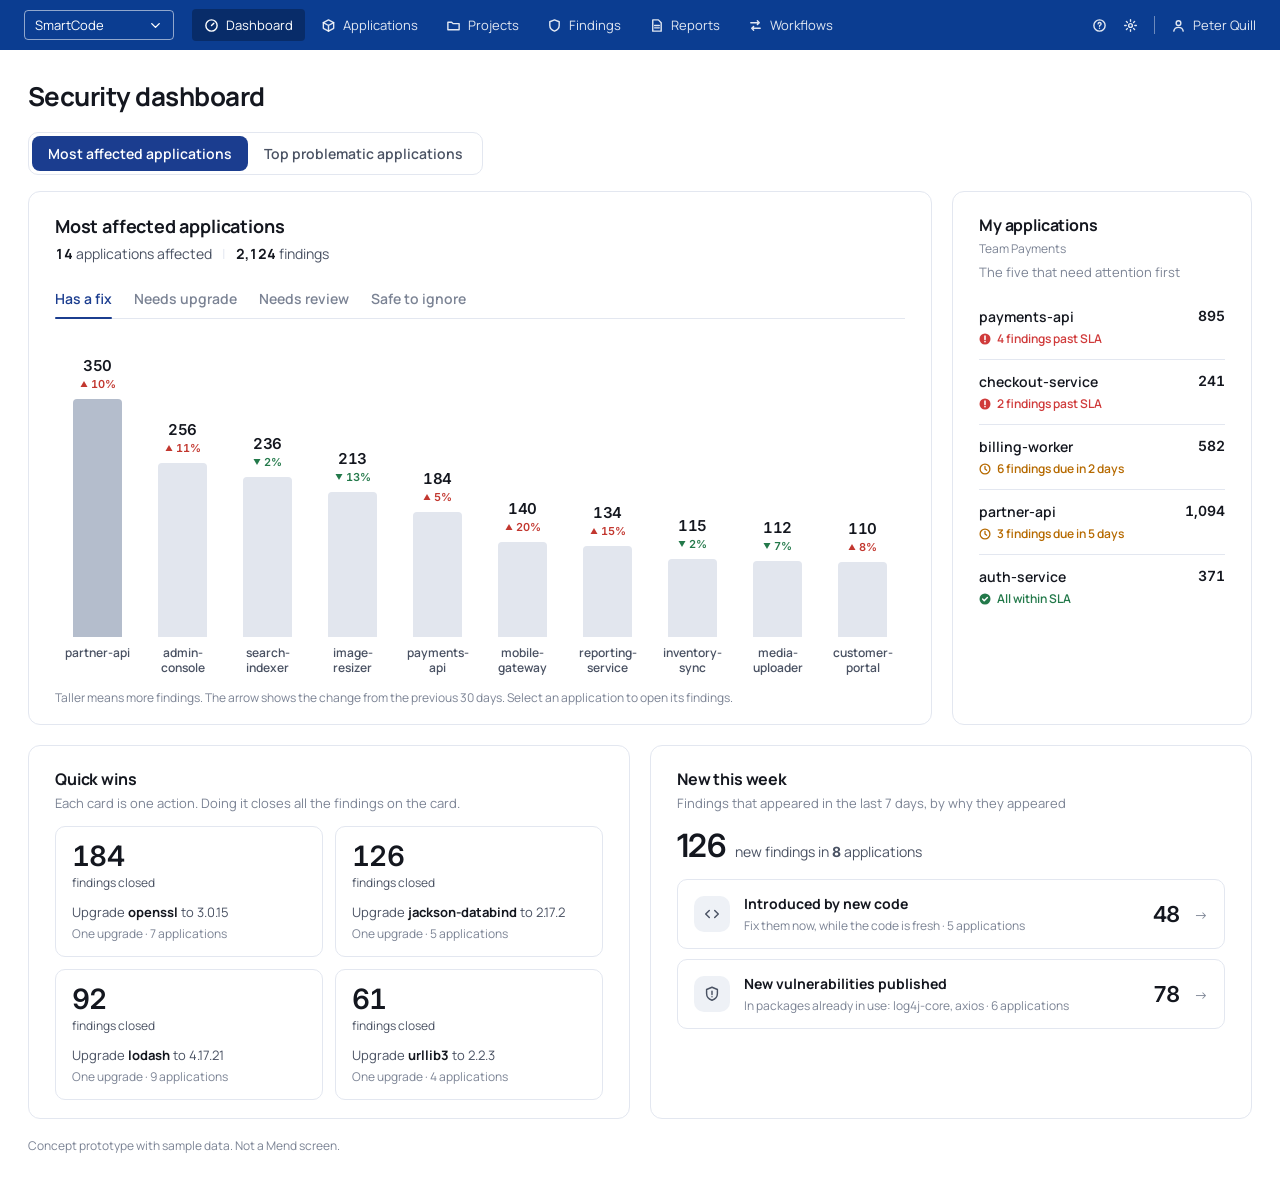
<file: projects/fix-first-concept.html>
<!DOCTYPE html>
<html lang="en" dir="ltr">
<head>
<meta charset="utf-8">
<meta name="viewport" content="width=device-width, initial-scale=1">
<title>Security dashboard · concept</title>
<link rel="preconnect" href="https://fonts.googleapis.com">
<link rel="preconnect" href="https://fonts.gstatic.com" crossorigin>
<link href="https://fonts.googleapis.com/css2?family=Manrope:wght@400;500;600;700&family=Inter:wght@500;600&display=swap" rel="stylesheet">
<style>
  :root {
    --ink: #14171f; --ink-2: #4a5263; --ink-3: #7b8394;
    --surface: #ffffff; --page: #ffffff; --line: #e3e7f0;
    --accent: #1b3d8f; --accent-2: #3a6fd8; --accent-soft: #e6ecf8;
    --bar: #e2e6ee; --bar-hover: #cdd3df; --lead: #b4bdcc; --lead-hover: #9ea8ba; --warn: #b66a00; --flag: #d03b3b; --up: #c2372f; --down: #23794a;
    --critical: #d03b3b; --high: #ec835a; --medium: #fab219; --low: #a9b9de;
    --radius: 12px;
  }
  * { box-sizing: border-box; }
  html, body { margin: 0; }
  body { font-family: Manrope, system-ui, sans-serif; color: var(--ink); background: var(--page); font-size: 14px; }
  button { font: inherit; color: inherit; cursor: pointer; }
  [hidden] { display: none !important; }

  .top { display: flex; align-items: center; gap: 18px; padding: 0 24px; height: 50px; font-size: 13px; background: #0b3d91; color: #fff; }
  .org { display: flex; align-items: center; justify-content: space-between; gap: 10px; width: 150px; height: 30px; padding: 0 10px; border: 1px solid rgba(255,255,255,.55); border-radius: 4px; background: none; color: #fff; font-size: 13px; }
  .top svg { width: 15px; height: 15px; flex: none; fill: none; stroke: currentColor; stroke-width: 1.5; stroke-linecap: round; stroke-linejoin: round; }
  .top nav { display: flex; gap: 4px; }
  .top nav a { display: inline-flex; align-items: center; gap: 7px; color: rgba(255,255,255,.88); text-decoration: none; padding: 7px 12px; border-radius: 4px; }
  .top nav a.on { background: rgba(0,0,0,.28); color: #fff; }
  .top .right { margin-left: auto; display: flex; align-items: center; gap: 16px; color: rgba(255,255,255,.88); }
  .top .right i { width: 1px; height: 18px; background: rgba(255,255,255,.4); }
  .top .user { display: inline-flex; align-items: center; gap: 7px; }

  main { max-width: 1320px; margin: 0 auto; padding: 28px; }
  h1 { font-size: 26px; letter-spacing: -.02em; margin: 0 0 18px; }

  /* View switch above the card */
  .switch { display: inline-flex; background: #fff; border: 1px solid var(--line); border-radius: 10px; padding: 3px; margin-bottom: 16px; }
  .switch button { border: 0; background: none; padding: 8px 16px; border-radius: 8px; font-weight: 600; color: var(--ink-2); transition: background .2s, color .2s; }
  .switch button:hover { color: var(--ink); }
  .switch button[aria-selected="true"] { background: var(--accent); color: #fff; }

  .card { background: var(--surface); border-radius: var(--radius); border: 1px solid var(--line); padding: 22px 26px 18px; }
  .card h2 { margin: 0 0 6px; font-size: 18px; letter-spacing: -.01em; }
  .facts { color: var(--ink-2); margin: 0; font-variant-numeric: tabular-nums; }
  .facts b { color: var(--ink); }
  .facts .sep { color: var(--line); margin: 0 10px; }

  /* Type tabs inside the card */
  .tabs { display: flex; gap: 22px; border-bottom: 1px solid var(--line); margin: 16px 0 0; }
  .tabs button { border: 0; background: none; padding: 10px 0; font-weight: 600; color: var(--ink-3); position: relative; transition: color .2s; }
  .tabs button:hover { color: var(--ink); }
  .tabs button[aria-selected="true"] { color: var(--accent); }
  .tabs button[aria-selected="true"]::after { content: ""; position: absolute; left: 0; right: 0; bottom: -1px; height: 2px; background: var(--accent); border-radius: 2px; }
  .across { color: var(--ink-3); margin: 16px 0 0; padding-bottom: 10px; border-bottom: 1px solid var(--line); }

  /* Columns: height = findings, no axes */
  .cols { position: relative; height: 330px; margin-top: 26px; }
  .col { position: absolute; bottom: 0; height: 100%; display: flex; flex-direction: column; align-items: center; justify-content: flex-end; border: 0; background: none; padding: 0;
         transition: opacity .25s; }
  .col.gone { opacity: 0; pointer-events: none; }
  .col .num { font-family: Inter, system-ui, sans-serif; font-weight: 600; font-size: 15px; letter-spacing: -.01em; font-variant-numeric: tabular-nums; margin-bottom: 2px; transition: transform .25s, color .25s, opacity .3s; }
  .col .bar { width: 64%; max-width: 64px; border-radius: 4px 4px 0 0; background: var(--bar); box-shadow: inset 0 0 0 1px transparent;
              transform-origin: bottom; transition: height .6s cubic-bezier(.2,.8,.2,1), background .25s, transform .25s, box-shadow .25s; }
  .col.lead .bar { background: var(--lead); }
  .col .trend { font-family: Inter, system-ui, sans-serif; font-size: 11px; font-weight: 600; margin-bottom: 8px; display: inline-flex; align-items: center; gap: 3px; font-variant-numeric: tabular-nums; }
  .col .trend.up { color: var(--up); } .col .trend.down { color: var(--down); } .col .trend.flat { color: var(--ink-3); }
  .col .trend svg { width: 8px; height: 8px; }
  .col.grow .trend { animation: rise .5s ease both; animation-delay: calc(var(--d, 0s) + .2s); }
  .col .lbl { margin-top: 8px; font-size: 12px; font-weight: 600; color: var(--ink-2); max-width: 100%; text-align: center; line-height: 1.25; height: 30px; overflow-wrap: anywhere; }
  .col:hover .bar, .col:focus-visible .bar { background: var(--bar-hover); transform: translateY(-4px); box-shadow: 0 14px 22px -10px rgba(20,23,31,.45); }
  .col.lead:hover .bar, .col.lead:focus-visible .bar { background: var(--lead-hover); }
  .col:hover .num, .col:focus-visible .num { transform: translateY(-4px); }
  .col:focus-visible { outline: 2px solid var(--accent-2); outline-offset: 4px; border-radius: 10px; }
  /* Grow from the bottom whenever the numbers change */
  .col.grow .bar { animation: grow .6s cubic-bezier(.2,.8,.2,1) both; animation-delay: var(--d, 0s); }
  .col.grow .num { animation: rise .5s ease both; animation-delay: calc(var(--d, 0s) + .15s); }
  @keyframes grow { from { transform: scaleY(0); } to { transform: scaleY(1); } }
  @keyframes rise { from { opacity: 0; transform: translateY(6px); } to { opacity: 1; transform: none; } }
  .hint { color: var(--ink-3); font-size: 12px; margin: 14px 0 0; }

  /* Tooltip sits above the column */
  .tip { position: absolute; pointer-events: none; background: #14171f; color: #fff; border-radius: 10px; padding: 10px 12px; font-size: 12px; width: 180px;
         opacity: 0; transform: translateX(-4px); transition: opacity .15s, transform .15s; z-index: 10; }
  .tip.on { opacity: 1; transform: none; }
  .tip::after { content: ""; position: absolute; top: 14px; left: -5px; width: 10px; height: 10px; background: #14171f; transform: rotate(45deg); border-radius: 2px; }
  .tip.flip::after { left: auto; right: -5px; }
  .tip b { display: block; font-size: 13px; margin-bottom: 6px; }
  .tip div { display: flex; justify-content: space-between; gap: 16px; padding: 1px 0; }
  .tip div span { display: inline-flex; align-items: center; gap: 6px; color: rgba(255,255,255,.8); }
  .tip div span i { width: 8px; height: 8px; border-radius: 2px; display: block; }
  .tip em { display: block; margin-top: 8px; color: rgba(255,255,255,.6); font-style: normal; }

  /* Layout */
  .layout { display: grid; grid-template-columns: minmax(0, 1fr) 300px; grid-template-areas: "switch ." "chart mine"; gap: 0 20px; align-items: stretch; }
  .layout > .mine-card { grid-area: mine; }
  .layout > .switch { grid-area: switch; justify-self: start; }
  .layout > .chart-card { grid-area: chart; }
  .lower { display: grid; grid-template-columns: 1fr 1fr; gap: 20px; margin-top: 20px; }
  .card h3 { margin: 0 0 4px; font-size: 16px; letter-spacing: -.01em; }
  .card .sub { color: var(--ink-3); margin: 0 0 14px; font-size: 13px; }
  .num-f { font-family: Inter, system-ui, sans-serif; font-variant-numeric: tabular-nums; }

  /* My applications */
  .mine { list-style: none; margin: 0; padding: 0; }
  .mine li { border-top: 1px solid var(--line); }
  .mine li:first-child { border-top: 0; }
  .mine button { width: 100%; border: 0; background: none; text-align: left; padding: 12px 8px; margin: 0 -8px; width: calc(100% + 16px); border-radius: 8px; display: grid; grid-template-columns: 1fr auto; gap: 4px 10px; transition: background .2s; }
  .mine button:hover { background: #f6f8fc; }
  .mine .an { font-weight: 600; }
  .mine .ac { font-family: Inter, system-ui, sans-serif; font-weight: 600; text-align: right; font-variant-numeric: tabular-nums; }
  .sla { grid-column: 1 / -1; display: inline-flex; align-items: center; gap: 6px; font-size: 12px; font-weight: 600; }
  .sla svg { width: 12px; height: 12px; flex: none; }
  .sla.over { color: var(--flag); } .sla.soon { color: var(--warn); } .sla.ok { color: var(--down); }
  .team { color: var(--ink-3); font-size: 12px; margin: 0 0 6px; }

  /* Quick wins */
  .wins { display: grid; grid-template-columns: 1fr 1fr; gap: 12px; }
  .win { text-align: left; border: 1px solid var(--line); background: #fff; border-radius: 10px; padding: 14px 16px; display: flex; flex-direction: column; gap: 2px;
         transition: transform .2s, box-shadow .2s, border-color .2s; }
  .win:hover, .win:focus-visible { transform: translateY(-2px); border-color: #cfd6e3; box-shadow: 0 12px 22px -14px rgba(20,23,31,.35); outline: none; }
  .win .wn { font-family: Inter, system-ui, sans-serif; font-weight: 600; font-size: 28px; letter-spacing: -.02em; line-height: 1.1; font-variant-numeric: tabular-nums; }
  .win .wu { color: var(--ink-2); font-size: 12px; margin-bottom: 10px; }
  .win .wa { font-size: 13px; color: var(--ink-2); }
  .win .wa b { color: var(--ink); }
  .win .wm { font-size: 12px; color: var(--ink-3); margin-top: 2px; }

  /* New this week */
  .newhead { display: flex; align-items: baseline; gap: 10px; margin-bottom: 14px; }
  .newhead > b { font-family: Inter, system-ui, sans-serif; font-size: 32px; font-weight: 600; letter-spacing: -.02em; }
  .newhead span { color: var(--ink-2); }
  .causes { display: grid; gap: 10px; }
  .cause { display: grid; grid-template-columns: 36px 1fr auto 14px; gap: 4px 14px; align-items: center; text-align: left; border: 1px solid var(--line); background: #fff; border-radius: 10px; padding: 14px 16px;
           transition: transform .2s, box-shadow .2s, border-color .2s; }
  .cause:hover, .cause:focus-visible { transform: translateY(-2px); border-color: #cfd6e3; box-shadow: 0 12px 22px -14px rgba(20,23,31,.35); outline: none; }
  .cause .ic { grid-row: span 2; width: 36px; height: 36px; border-radius: 10px; background: #eef1f6; color: var(--ink-2); display: grid; place-items: center; }
  .cause .ic svg { width: 18px; height: 18px; fill: none; stroke: currentColor; stroke-width: 1.6; stroke-linecap: round; stroke-linejoin: round; }
  .cause .ct { font-weight: 700; }
  .cause .cn { font-family: Inter, system-ui, sans-serif; font-weight: 600; font-size: 22px; letter-spacing: -.02em; text-align: right; font-variant-numeric: tabular-nums; grid-row: span 2; }
  .cause .cd { color: var(--ink-3); font-size: 12px; }
  .cause .go { grid-row: span 2; color: var(--ink-3); transition: transform .2s, color .2s; }
  .cause:hover .go { transform: translateX(3px); color: var(--ink); }
  .tag { display: inline-flex; align-items: center; gap: 5px; margin-left: 8px; padding: 2px 8px; border-radius: 999px; background: #fdecea; color: #b42318; font-size: 11px; font-weight: 600; vertical-align: 1px; }
  .more { border: 0; background: none; color: var(--accent-2); font-weight: 600; padding: 0; margin-top: 14px; }
  @media (max-width: 1000px) { .layout { grid-template-columns: 1fr; grid-template-areas: "switch" "chart" "mine"; gap: 16px; } .lower { grid-template-columns: 1fr; } }

  /* Findings page */
  .back { border: 0; background: none; color: var(--accent-2); font-weight: 600; padding: 0; margin-bottom: 12px; }
  .page-head { display: flex; justify-content: space-between; align-items: flex-end; gap: 16px; flex-wrap: wrap; margin-bottom: 16px; }
  .page-head h1 { margin: 0 0 4px; }
  .page-head p { margin: 0; color: var(--ink-2); }
  .actions { display: flex; gap: 10px; }
  .btn { border: 1px solid var(--accent); background: #fff; color: var(--accent); padding: 9px 16px; border-radius: 10px; font-weight: 700; transition: background .2s, color .2s, opacity .2s; }
  .btn.primary { background: var(--accent); color: #fff; }
  .btn:disabled { opacity: .35; cursor: default; }
  table { width: 100%; border-collapse: collapse; font-variant-numeric: tabular-nums; }
  th, td { text-align: left; padding: 11px 12px; border-bottom: 1px solid var(--line); }
  th { color: var(--ink-3); font-weight: 600; font-size: 12px; }
  tr { transition: opacity .3s, background .2s; }
  tbody tr:hover { background: #f8faff; }
  tr.done { opacity: .4; }
  .sev { display: inline-flex; align-items: center; gap: 7px; font-weight: 600; }
  .sev i { width: 9px; height: 9px; border-radius: 3px; display: block; }
  .status { color: var(--ink-3); }
  .toast { position: fixed; bottom: 24px; left: 50%; transform: translate(-50%, 20px); background: #14171f; color: #fff; padding: 10px 16px; border-radius: 10px; opacity: 0; transition: .25s; font-weight: 600; }
  .toast.on { opacity: 1; transform: translate(-50%, 0); }
  .view { animation: in .35s ease; }
  @keyframes in { from { opacity: 0; transform: translateY(8px); } to { opacity: 1; transform: none; } }
  body.waiting .cols, body.waiting .wins, body.waiting .causes, body.waiting .newhead, body.waiting .facts { visibility: hidden; }
  .stamp { margin-top: 18px; color: var(--ink-3); font-size: 12px; }
  @media (max-width: 900px) { .top nav, .top .right { display: none; } .col .num { font-size: 13px; } .col .lbl { font-size: 10px; } .tabs { overflow-x: auto; } }
  @media (prefers-reduced-motion: reduce) { * { transition: none !important; animation: none !important; } }
</style>
</head>
<body>
<header class="top">
  <button class="org" type="button">SmartCode <svg viewBox="0 0 16 16"><path d="m4 6 4 4 4-4"/></svg></button>
  <nav aria-label="Main">
    <a class="on" href="#"><svg viewBox="0 0 16 16"><circle cx="8" cy="8" r="6"/><path d="M8 8 10.5 5.5"/></svg>Dashboard</a>
    <a href="#"><svg viewBox="0 0 16 16"><path d="m8 2 5.5 3v6L8 14l-5.5-3V5z"/><path d="M2.5 5 8 8l5.5-3M8 8v6"/></svg>Applications</a>
    <a href="#"><svg viewBox="0 0 16 16"><path d="M2 4.5h4l1.5 1.5H14v6.5H2z"/></svg>Projects</a>
    <a href="#"><svg viewBox="0 0 16 16"><path d="M8 2 13 4v4c0 3-2.2 5-5 6-2.8-1-5-3-5-6V4z"/></svg>Findings</a>
    <a href="#"><svg viewBox="0 0 16 16"><path d="M4 2h6l3 3v9H4z"/><path d="M6 8h5M6 10.5h5"/></svg>Reports</a>
    <a href="#"><svg viewBox="0 0 16 16"><path d="M3 5h7M10 3l2 2-2 2M13 11H6M6 9l-2 2 2 2"/></svg>Workflows</a>
  </nav>
  <div class="right">
    <svg viewBox="0 0 16 16" aria-label="Help"><circle cx="8" cy="8" r="6"/><path d="M6.5 6.3a1.6 1.6 0 1 1 2 1.6c-.4.2-.5.5-.5.9M8 11h.01"/></svg>
    <svg viewBox="0 0 16 16" aria-label="Settings"><circle cx="8" cy="8" r="2"/><path d="M8 1.8v1.6M8 12.6v1.6M1.8 8h1.6M12.6 8h1.6M3.6 3.6l1.1 1.1M11.3 11.3l1.1 1.1M3.6 12.4l1.1-1.1M11.3 4.7l1.1-1.1"/></svg>
    <i></i>
    <span class="user"><svg viewBox="0 0 16 16"><circle cx="8" cy="5.5" r="2.5"/><path d="M3 14c.5-2.8 2.5-4 5-4s4.5 1.2 5 4"/></svg>Peter Quill</span>
  </div>
</header>

<main>
  <div id="dash" class="view">
    <h1>Security dashboard</h1>
    <div class="layout">
    <aside class="card mine-card" aria-labelledby="mine-title">
      <h3 id="mine-title">My applications</h3>
      <p class="team">Team Payments</p>
      <p class="sub">The five that need attention first</p>
      <ul class="mine" id="mine"></ul>
    </aside>

    <div class="switch" role="tablist" aria-label="View">
      <button role="tab" data-v="affected" aria-selected="true">Most affected applications</button>
      <button role="tab" data-v="problematic" aria-selected="false">Top problematic applications</button>
    </div>

    <section class="card chart-card" aria-labelledby="chart-title">
      <h2 id="chart-title">Most affected applications</h2>
      <p class="facts"><span><b id="c-apps">0</b> applications affected</span><span class="sep">|</span><span><b id="c-find">0</b> findings</span></p>
      <div class="tabs" id="tabs" role="tablist" aria-label="Finding type">
        <button role="tab" data-v="fixable" aria-selected="true">Has a fix</button>
        <button role="tab" data-v="upgrade" aria-selected="false">Needs upgrade</button>
        <button role="tab" data-v="review" aria-selected="false">Needs review</button>
        <button role="tab" data-v="unreachable" aria-selected="false">Safe to ignore</button>
      </div>
      <p class="across" id="across" hidden>Across all finding types</p>
      <div class="cols" id="cols" role="list" aria-label="Top 10 applications by findings"></div>
      <p class="hint">Taller means more findings. The arrow shows the change from the previous 30 days. Select an application to open its findings.</p>
    </section>
    </div>

    <div class="lower">
      <section class="card" aria-labelledby="wins-title">
        <h3 id="wins-title">Quick wins</h3>
        <p class="sub">Each card is one action. Doing it closes all the findings on the card.</p>
        <div class="wins" id="wins"></div>
      </section>
      <section class="card" aria-labelledby="new-title">
        <h3 id="new-title">New this week</h3>
        <p class="sub">Findings that appeared in the last 7 days, by why they appeared</p>
        <div class="newhead"><b id="new-total">0</b><span>new findings in <b id="new-apps" class="num-f">0</b> applications</span></div>
        <div class="causes" id="causes"></div>
      </section>
    </div>
    <p class="stamp">Concept prototype with sample data. Not a Mend screen.</p>
  </div>

  <div id="findings" hidden></div>
</main>

<div class="toast" id="toast"></div>

<script>
(() => {
  const SEV = [
    { k: 'critical', label: 'Critical', c: 'var(--critical)' },
    { k: 'high', label: 'High', c: 'var(--high)' },
    { k: 'medium', label: 'Medium', c: 'var(--medium)' },
    { k: 'low', label: 'Low', c: 'var(--low)' },
  ];
  const APPS = ['checkout-service','customer-portal','payments-api','search-indexer','admin-console','mobile-gateway','reporting-service','auth-service','media-uploader','notification-hub','inventory-sync','partner-api','billing-worker','image-resizer'];
  const TYPES = {
    fixable:     { label: 'Has a fix', weight: [1.0, .9, .5, .2] },
    upgrade:     { label: 'Needs upgrade', weight: [.6, .9, 1.0, .6] },
    review:      { label: 'Needs review', weight: [.3, .6, 1.0, .8] },
    unreachable: { label: 'Safe to ignore', weight: [.2, .5, .9, 1.0] },
  };
  const SRC = ['Code', 'Dependencies', 'Containers'];
  const PKGS = ['lodash','openssl','jackson-databind','express','log4j-core','requests','glibc','pillow','spring-web','axios','zlib','urllib3'];

  let seed = 11;
  const rnd = () => (seed = (seed * 16807) % 2147483647) / 2147483647;
  const DATA = {};
  APPS.forEach(app => {
    const size = 0.3 + rnd() * 1.0;
    DATA[app] = {};
    Object.entries(TYPES).forEach(([k, t]) => {
      const m = 0.5 + rnd() * 1.2;
      DATA[app][k] = t.weight.map((w, i) => Math.round(size * m * w * (12 + rnd() * 50) * (1 + i * .5)));
    });
  });

  // Change vs the previous period, per app, view and type (sample)
  const CHANGE = {};
  APPS.forEach(app => { CHANGE[app] = {}; ['all', ...Object.keys(TYPES)].forEach(k => CHANGE[app][k] = Math.round((rnd() - .45) * 40)); });
  const change = app => CHANGE[app][state.view === 'affected' ? state.type : 'all'];
  const state = { view: 'affected', type: 'fixable' };

  // My applications: five apps owned by the team, with SLA state
  const MINE = [
    { app: 'payments-api', sla: 'over', text: '4 findings past SLA' },
    { app: 'checkout-service', sla: 'over', text: '2 findings past SLA' },
    { app: 'billing-worker', sla: 'soon', text: '6 findings due in 2 days' },
    { app: 'partner-api', sla: 'soon', text: '3 findings due in 5 days' },
    { app: 'auth-service', sla: 'ok', text: 'All within SLA' },
  ];
  const ICON = {
    over: '<svg viewBox="0 0 12 12" aria-hidden="true"><circle cx="6" cy="6" r="5.5" fill="currentColor"/><path d="M6 3v3.5M6 8.6v.1" stroke="#fff" stroke-width="1.6" stroke-linecap="round"/></svg>',
    soon: '<svg viewBox="0 0 12 12" aria-hidden="true"><circle cx="6" cy="6" r="4.9" fill="none" stroke="currentColor" stroke-width="1.3"/><path d="M6 3.4V6l1.7 1.2" fill="none" stroke="currentColor" stroke-width="1.3" stroke-linecap="round"/></svg>',
    ok: '<svg viewBox="0 0 12 12" aria-hidden="true"><circle cx="6" cy="6" r="5.5" fill="currentColor"/><path d="m3.6 6.1 1.6 1.6 3.2-3.3" fill="none" stroke="#fff" stroke-width="1.4" stroke-linecap="round" stroke-linejoin="round"/></svg>',
  };
  function renderMine() {
    $('mine').innerHTML = MINE.map(m => {
      const total = Object.keys(TYPES).reduce((a, k) => a + DATA[m.app][k].reduce((x, y) => x + y, 0), 0);
      return `<li><button type="button" data-app="${m.app}"><span class="an">${m.app}</span><span class="ac">${fmt(total)}</span><span class="sla ${m.sla}">${ICON[m.sla]}${m.text}</span></button></li>`;
    }).join('');
    $('mine').querySelectorAll('button').forEach(b => b.onclick = () => openFindings(b.dataset.app));
  }

  // Quick wins: upgrades that close many findings across apps
  const WINS = [
    { pkg: 'openssl', to: '3.0.15', clears: 184, apps: 7 },
    { pkg: 'jackson-databind', to: '2.17.2', clears: 126, apps: 5 },
    { pkg: 'lodash', to: '4.17.21', clears: 92, apps: 9 },
    { pkg: 'urllib3', to: '2.2.3', clears: 61, apps: 4 },
  ];
  function renderWins(animate) {
    $('wins').innerHTML = WINS.map((w, i) => `<button class="win" type="button" data-i="${i}"><span class="wn">${animate ? 0 : w.clears}</span><span class="wu">findings closed</span><span class="wa">Upgrade <b>${w.pkg}</b> to ${w.to}</span><span class="wm">One upgrade · ${w.apps} applications</span></button>`).join('');
    $('wins').querySelectorAll('.win').forEach(b => {
      const w = WINS[b.dataset.i];
      if (animate) count(b.querySelector('.wn'), w.clears, 900, 0);
      b.onclick = () => openPage({ title: `Upgrade ${w.pkg} to ${w.to}`, sub: `${w.clears} findings across ${w.apps} applications`, total: w.clears, c: [Math.round(w.clears * .12), Math.round(w.clears * .38), Math.round(w.clears * .32), 0].map((v, i, a) => i === 3 ? w.clears - a[0] - a[1] - a[2] : v), byApp: true, pkg: w.pkg });
    });
  }

  // New this week
  // Two reasons a finding is new, and the action each one calls for
  const CAUSES = [
    { key: 'code', title: 'Introduced by new code', desc: 'Fix them now, while the code is fresh', n: 48, apps: 5, c: [4, 14, 19, 11],
      icon: '<svg viewBox="0 0 20 20"><path d="m7 6-4 4 4 4M13 6l4 4-4 4"/></svg>' },
    { key: 'published', title: 'New vulnerabilities published', desc: 'In packages already in use: log4j-core, axios', n: 78, apps: 6, c: [5, 20, 33, 20],
      icon: '<svg viewBox="0 0 20 20"><path d="M10 2.5 16 5v4.5c0 3.7-2.6 6.3-6 7.5-3.4-1.2-6-3.8-6-7.5V5z"/><path d="M10 7v3.5M10 13h.01"/></svg>' },
  ];
  function renderNew(animate) {
    const total = CAUSES.reduce((a, x) => a + x.n, 0);
    $('causes').innerHTML = CAUSES.map((x, i) => `<button class="cause" type="button" data-i="${i}">
        <span class="ic">${x.icon}</span>
        <span class="ct">${x.title}${x.tag ? `<span class="tag">${x.tag}</span>` : ''}</span>
        <span class="cn">${animate ? 0 : x.n}</span>
        <span class="go" aria-hidden="true">→</span>
        <span class="cd">${x.desc} · ${x.apps} applications</span>
      </button>`).join('');
    $('causes').querySelectorAll('.cause').forEach(b => {
      const x = CAUSES[b.dataset.i];
      if (animate) count(b.querySelector('.cn'), x.n, 900, 0);
      b.onclick = () => openPage({ title: x.title, sub: `${x.n} new findings this week across ${x.apps} applications`, total: x.n, c: x.c, byApp: true });
    });
    if (animate) count($('new-total'), total, 900, 0); else $('new-total').textContent = fmt(total);
    $('new-apps').textContent = 8;
  }
  const TOP = 10;
  const $ = id => document.getElementById(id);
  const fmt = n => n.toLocaleString('en-US');

  function counts(app) {
    if (state.view === 'affected') return DATA[app][state.type].slice();
    const out = [0, 0, 0, 0];
    Object.keys(TYPES).forEach(k => DATA[app][k].forEach((v, i) => out[i] += v));
    return out;
  }
  const ranked = () => APPS.map(app => { const c = counts(app); return { app, c, total: c.reduce((a, b) => a + b, 0) }; }).sort((a, b) => b.total - a.total);

  // Tooltip lives inside the chart so it can sit above a column
  const tip = document.createElement('div'); tip.className = 'tip'; tip.setAttribute('role', 'tooltip'); $('cols').appendChild(tip);

  const colEls = {};
  APPS.forEach(app => {
    const b = document.createElement('button');
    b.type = 'button'; b.className = 'col gone'; b.setAttribute('role', 'listitem');
    b.innerHTML = `<span class="num"></span><span class="trend"></span><span class="bar"></span><span class="lbl">${app}</span>`;
    b.addEventListener('click', () => openFindings(app));
    b.addEventListener('mouseenter', () => showTip(app));
    b.addEventListener('focus', () => showTip(app));
    b.addEventListener('mouseleave', hideTip);
    b.addEventListener('blur', hideTip);
    $('cols').appendChild(b); colEls[app] = b;
  });

  let first = true;
  function render(grow) {
    hideTip();
    const list = ranked(), top = list.slice(0, TOP);
    const max = top[0].total, W = 100 / TOP;
    const usable = $('cols').clientHeight - 92;
    APPS.forEach(a => colEls[a].classList.add('gone'));
    // Largest on the left, then rightward
    top.forEach((d, i) => {
      const el = colEls[d.app];
      el.classList.remove('gone');
      el.classList.toggle('lead', i === 0);
      el.style.left = `calc(${i * W}% + 4px)`;
      el.style.width = `calc(${W}% - 8px)`;
      el.querySelector('.bar').style.height = Math.max(6, d.total / max * usable) + 'px';
      if (grow) count(el.querySelector('.num'), d.total, 700, first ? 0 : undefined); else el.querySelector('.num').textContent = fmt(d.total);
      const ch = change(d.app), tr = el.querySelector('.trend');
      tr.className = 'trend ' + (ch > 0 ? 'up' : ch < 0 ? 'down' : 'flat');
      tr.innerHTML = ch === 0 ? '– 0%' : `<svg viewBox="0 0 8 8" aria-hidden="true"><path d="${ch > 0 ? 'M4 1 7.5 7h-7z' : 'M4 7 .5 1h7z'}" fill="currentColor"/></svg>${Math.abs(ch)}%`;
      el.setAttribute('aria-label', `${d.app}: ${fmt(d.total)} findings, ${ch > 0 ? 'up ' + ch + '%' : ch < 0 ? 'down ' + (-ch) + '%' : 'no change'} from the previous 30 days. Open findings`);
      if (grow) { el.classList.remove('grow'); void el.offsetWidth; el.style.setProperty('--d', (i * 0.05) + 's'); el.classList.add('grow'); }
    });
    const affected = list.filter(d => d.total > 0).length;
    const sum = list.reduce((a, d) => a + d.total, 0);
    if (grow) { count($('c-apps'), affected, 900, first ? 0 : undefined); count($('c-find'), sum, 900, first ? 0 : undefined); } else { $('c-apps').textContent = fmt(affected); $('c-find').textContent = fmt(sum); }
    first = false;
  }

  // Counts up once to the current value, then stops
  const runs = new WeakMap();
  function count(el, to, ms = 900, from) {
    cancelAnimationFrame(runs.get(el));
    if (from === undefined) from = parseInt(el.textContent.replace(/[^0-9]/g, '')) || 0;
    if (matchMedia('(prefers-reduced-motion: reduce)').matches || from === to) { el.textContent = fmt(to); return; }
    const t0 = performance.now();
    const step = t => {
      const k = Math.min(1, Math.max(0, (t - t0) / ms));
      el.textContent = fmt(Math.round(from + (to - from) * (1 - Math.pow(1 - k, 3))));
      if (k < 1) runs.set(el, requestAnimationFrame(step)); else el.textContent = fmt(to);
    };
    runs.set(el, requestAnimationFrame(step));
    // If frames are paused (for example inside an embedded page), still land on the final value
    clearTimeout(el._end); el._end = setTimeout(() => { cancelAnimationFrame(runs.get(el)); el.textContent = fmt(to); }, ms + 120);
  }

  function showTip(app) {
    const c = counts(app), el = colEls[app], bar = el.querySelector('.bar');
    tip.innerHTML = `<b>${app}</b>${SEV.map((s, i) => `<div><span><i style="background:${s.c}"></i>${s.label}</span><strong>${fmt(c[i])}</strong></div>`).join('')}<em>Click to open findings</em>`;
    const cols = $('cols').getBoundingClientRect(), r = bar.getBoundingClientRect();
    // Beside the column: to the right, or to the left near the right edge
    const flip = r.right - cols.left + 192 > cols.width;
    tip.classList.toggle('flip', flip);
    tip.style.left = (flip ? r.left - cols.left - 192 : r.right - cols.left + 12) + 'px';
    tip.style.top = Math.max(0, Math.min(cols.height - 150, r.top - cols.top)) + 'px';
    tip.classList.add('on');
  }
  function hideTip() { tip.classList.remove('on'); }

  function openFindings(app) {
    const c = counts(app), total = c.reduce((a, b) => a + b, 0);
    openPage({ title: app, sub: `${fmt(total)} findings<span style="color:var(--line);margin:0 10px">|</span>${state.view === 'affected' ? TYPES[state.type].label : 'All finding types'}`, total, c });
  }
  function openPage({ title, sub, total, c, byApp = false, pkg = null }) {
    hideTip();
    const rows = [];
    SEV.forEach((s, si) => { for (let n = 0; n < Math.min(c[si], 4 - Math.floor(si / 2)); n++) rows.push({ id: '#' + (1000 + Math.floor(rnd() * 8999)), pkg: pkg || PKGS[Math.floor(rnd() * PKGS.length)], app: APPS[Math.floor(rnd() * APPS.length)], src: SRC[Math.floor(rnd() * SRC.length)], sev: s }); });
    const f = $('findings');
    f.innerHTML = `<div class="view">
      <button class="back" type="button" id="back">← Back to dashboard</button>
      <div class="page-head">
        <div><h1>${title}</h1><p>${sub}</p></div>
        <div class="actions">
          <button class="btn" type="button" id="act-suppress" disabled>Suppress</button>
          <button class="btn primary" type="button" id="act-ticket" disabled>Open ticket</button>
        </div>
      </div>
      <section class="card">
        <table><thead><tr><th><input type="checkbox" id="all" aria-label="Select all"></th><th>Finding</th><th>${byApp ? 'Application' : 'Package'}</th><th>Source</th><th>Severity</th><th>Status</th></tr></thead>
        <tbody>${rows.map(r => `<tr><td><input type="checkbox" aria-label="Select finding ${r.id}"></td><td><strong>${r.id}</strong></td><td>${byApp ? r.app : r.pkg}</td><td>${r.src}</td><td><span class="sev"><i style="background:${r.sev.c}"></i>${r.sev.label}</span></td><td class="status">Open</td></tr>`).join('')}</tbody></table>
      </section>
      <p class="stamp">Showing ${rows.length} of ${fmt(total)} sample findings. Select rows, then suppress them or open a ticket.</p></div>`;
    $('dash').hidden = true; f.hidden = false; scrollTo(0, 0);
    const boxes = [...f.querySelectorAll('tbody input')];
    const sync = () => { const any = boxes.some(b => b.checked && !b.disabled); $('act-suppress').disabled = !any; $('act-ticket').disabled = !any; };
    boxes.forEach(b => b.onchange = sync);
    $('all').onchange = e => { boxes.forEach(b => { if (!b.disabled) b.checked = e.target.checked; }); sync(); };
    const act = (label, msg) => {
      const sel = boxes.filter(b => b.checked && !b.disabled);
      sel.forEach(b => { const tr = b.closest('tr'); tr.classList.add('done'); tr.querySelector('.status').textContent = label; b.checked = false; b.disabled = true; });
      $('all').checked = false; sync(); toast(`${sel.length} ${sel.length === 1 ? 'finding' : 'findings'} ${msg}`);
    };
    $('act-suppress').onclick = () => act('Suppressed', 'suppressed');
    $('act-ticket').onclick = () => act('Ticket opened', 'sent to a ticket');
    $('back').onclick = () => { f.hidden = true; $('dash').hidden = false; render(false); };
  }

  function toast(msg) { const t = $('toast'); t.textContent = msg; t.classList.add('on'); clearTimeout(toast.t); toast.t = setTimeout(() => t.classList.remove('on'), 1800); }

  // Type tabs inside the card
  $('tabs').querySelectorAll('button').forEach(b => b.onclick = () => {
    $('tabs').querySelectorAll('button').forEach(x => x.setAttribute('aria-selected', x === b));
    state.type = b.dataset.v; render(true);
  });
  // View switch above the card
  document.querySelectorAll('.switch button').forEach(b => b.onclick = () => {
    document.querySelectorAll('.switch button').forEach(x => x.setAttribute('aria-selected', x === b));
    state.view = b.dataset.v;
    $('chart-title').textContent = b.textContent;
    $('tabs').hidden = state.view !== 'affected';
    $('across').hidden = state.view === 'affected';
    render(true);
  });

  let lastW = innerWidth, rt;
  addEventListener('resize', () => { if (innerWidth === lastW) return; lastW = innerWidth; clearTimeout(rt); rt = setTimeout(() => render(false), 150); });
  // Draw the final state hidden, then animate when the dashboard comes into view
  let started = false;
  function start() { if (started) return; started = true; document.body.classList.remove('waiting'); render(true); renderWins(true); renderNew(true); }
  renderMine(); renderWins(false); renderNew(false);
  if ('IntersectionObserver' in window) {
    document.body.classList.add('waiting');
    const io = new IntersectionObserver(es => { if (es.some(e => e.isIntersecting)) { io.disconnect(); start(); } }, { threshold: .25 });
    io.observe($('cols'));
  } else start();
})();
</script>
</body>
</html>
</file>
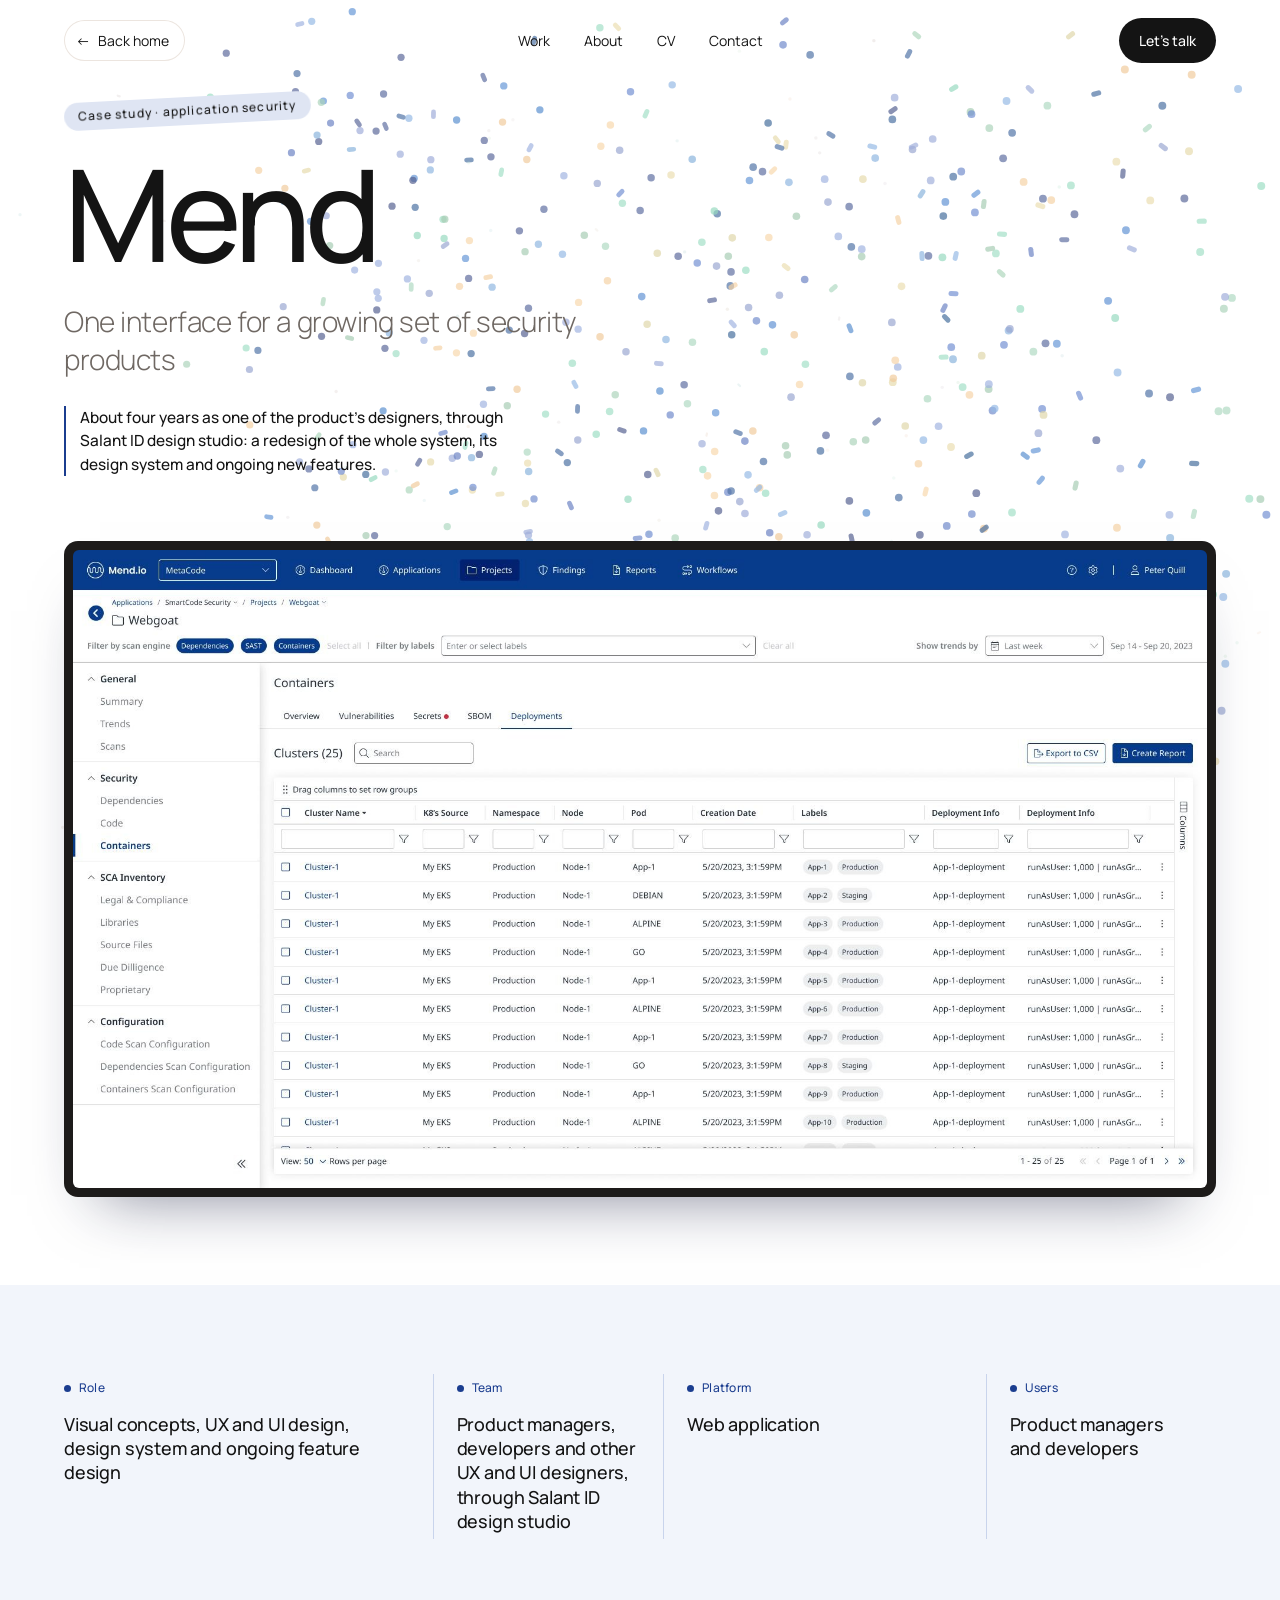
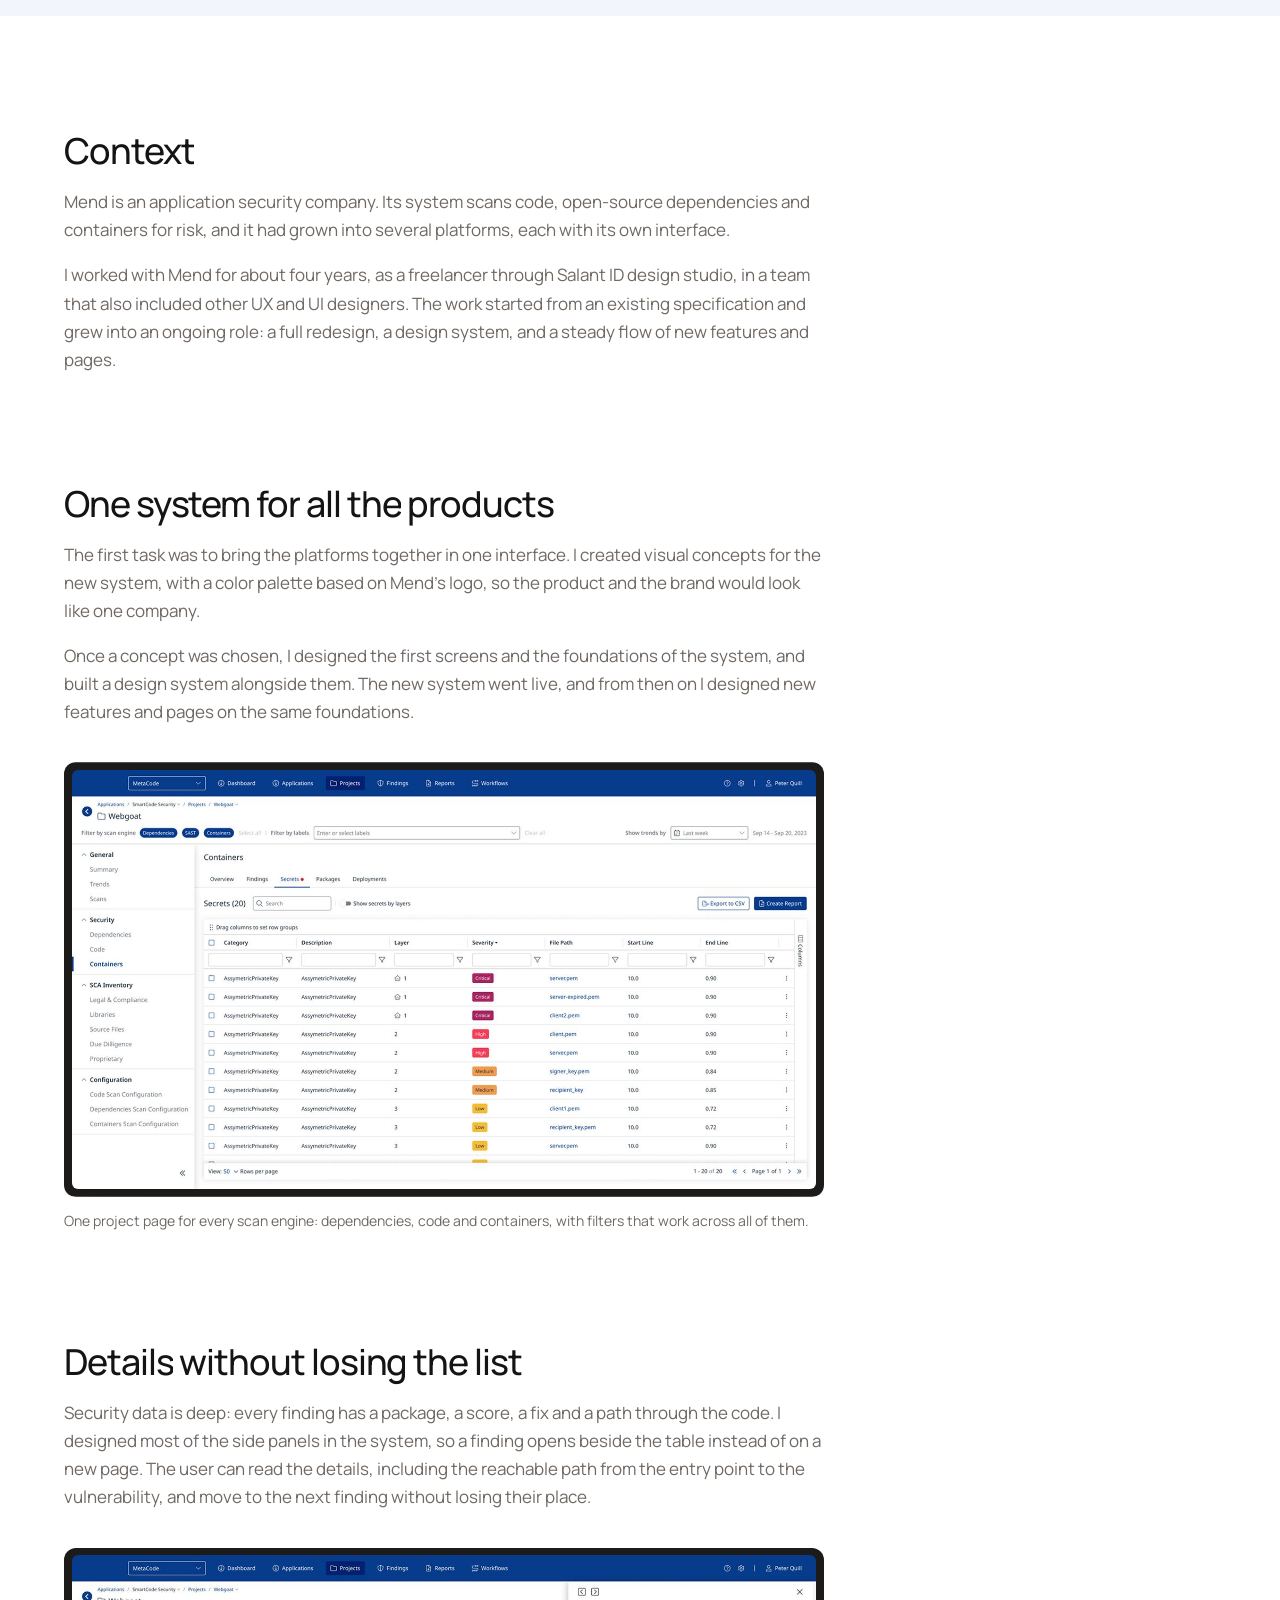
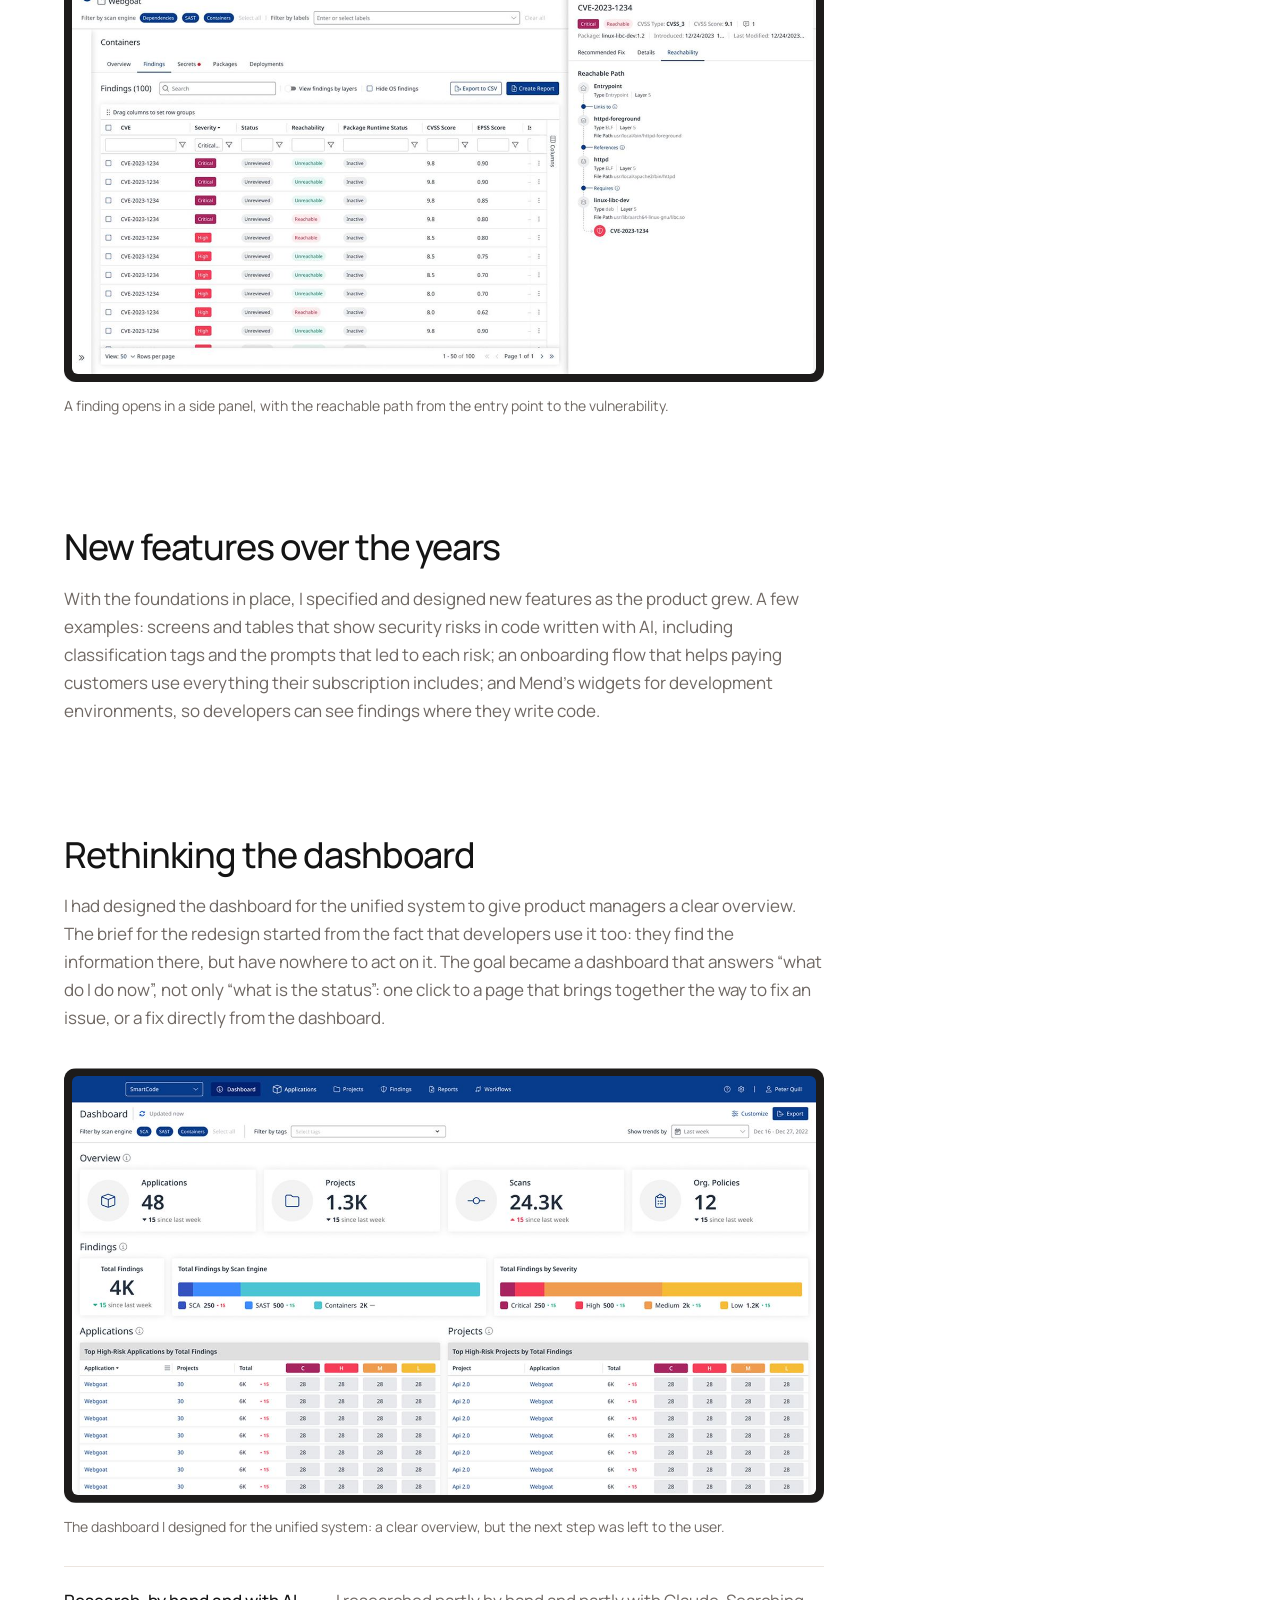
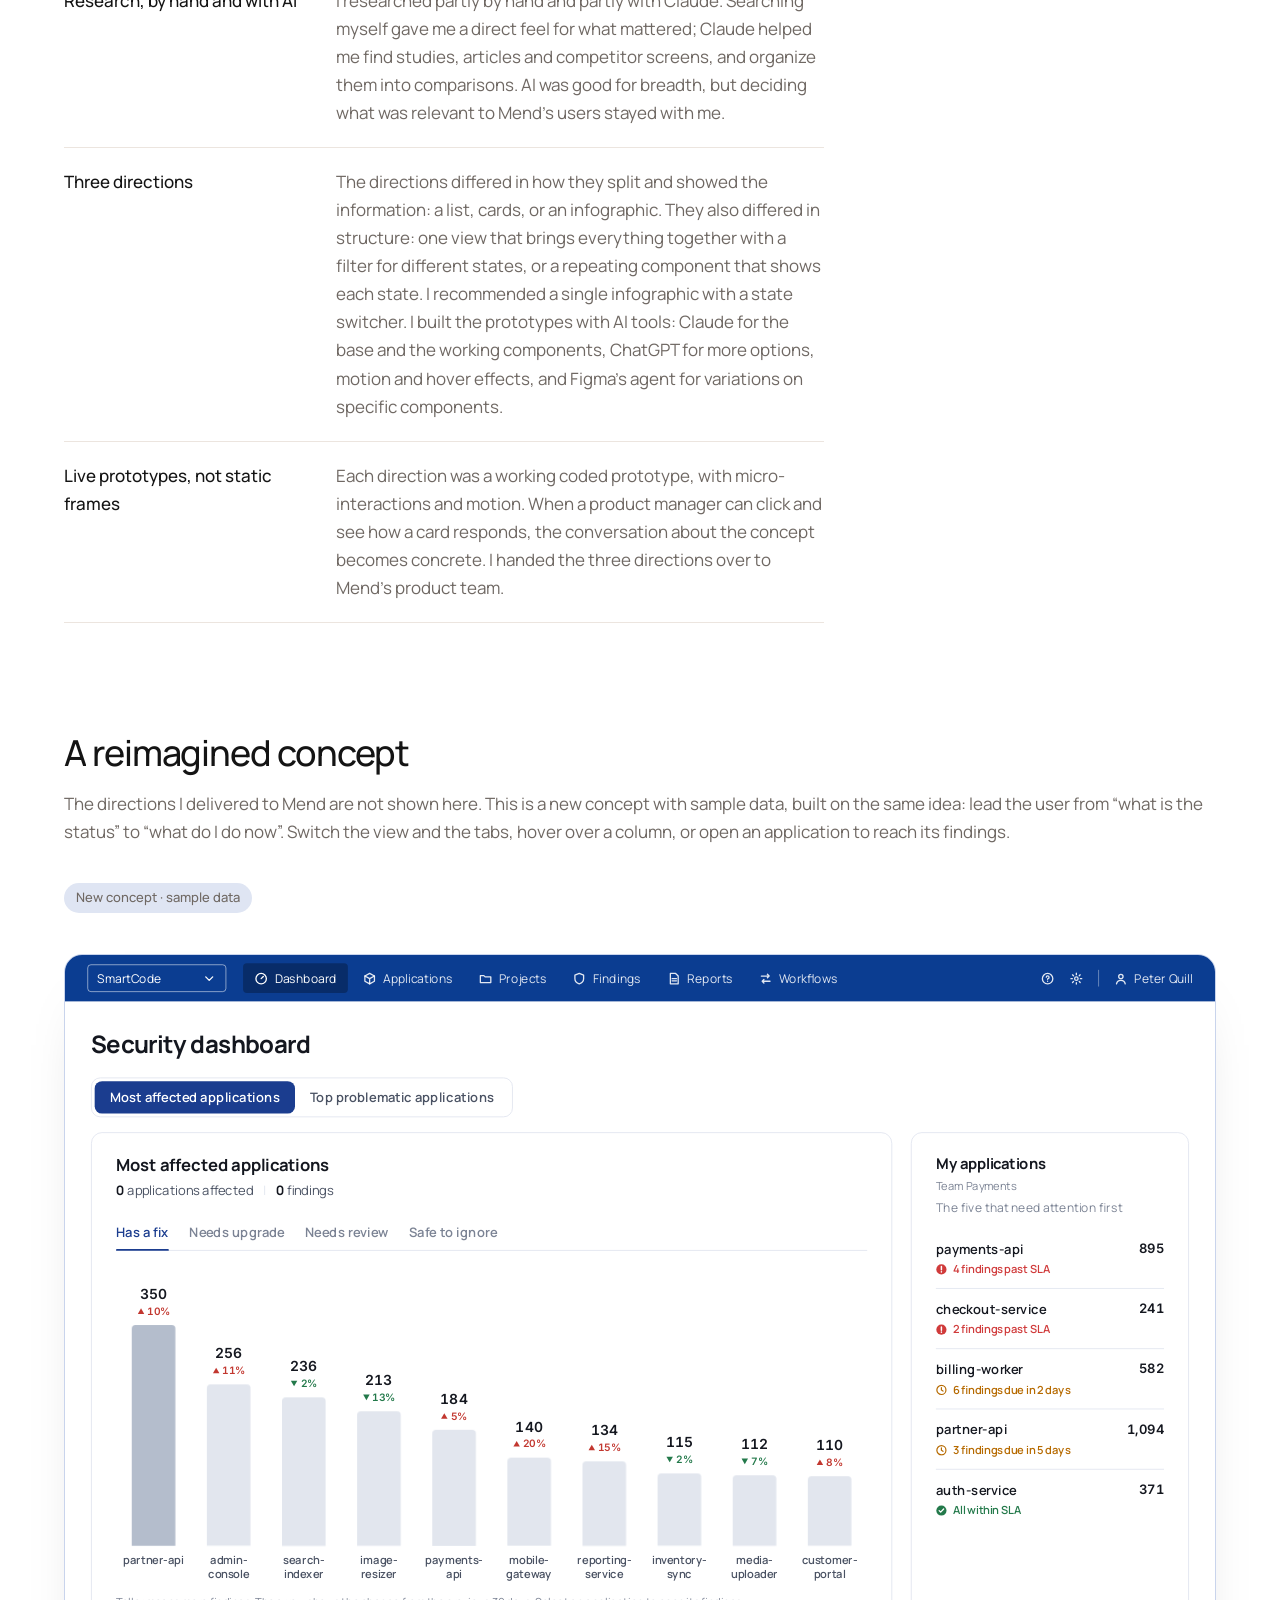
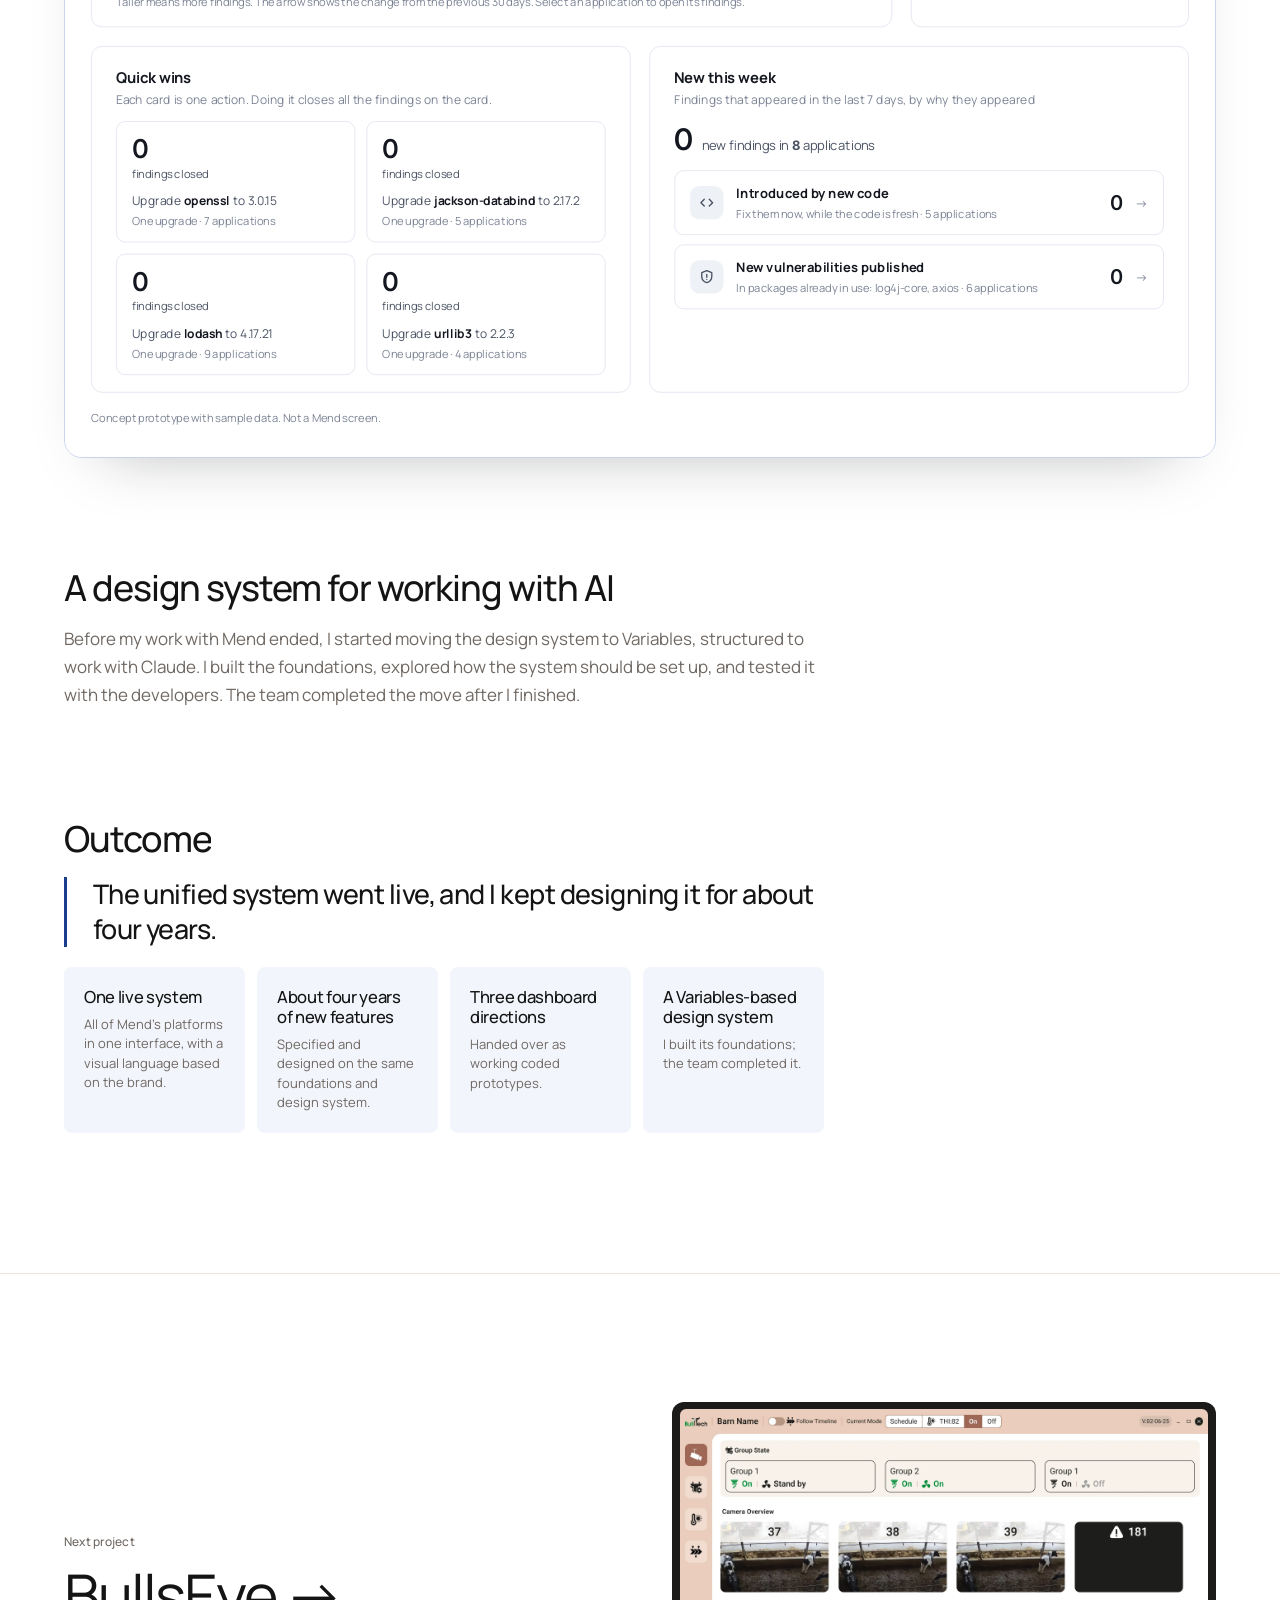
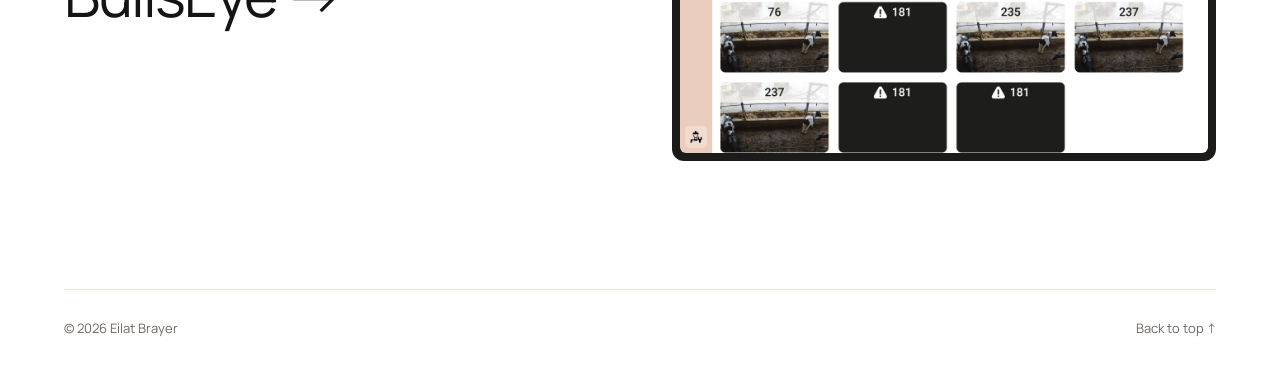
<file: projects/mend.html>
<!doctype html>
<html lang="en">
<head>
  <meta charset="utf-8">
  <meta name="viewport" content="width=device-width, initial-scale=1">
  <title>Mend · Eilat Brayer</title>
  <meta name="description" content="Mend: one interface for a growing set of application security products. A redesign, a design system and about four years of ongoing product design.">
  <meta name="theme-color" content="#ffffff">
  <link rel="icon" href="../assets/favicon.svg" type="image/svg+xml">
  <link rel="preconnect" href="https://fonts.googleapis.com">
  <link rel="preconnect" href="https://fonts.gstatic.com" crossorigin>
  <link href="https://fonts.googleapis.com/css2?family=Instrument+Serif:ital@1&family=Manrope:wght@300;400;500&display=swap" rel="stylesheet">
  <link rel="stylesheet" href="../css/style.css?v=20261122d">
</head>
<body class="case-page case-wide theme-mend">
  <canvas class="shape-canvas" aria-hidden="true"></canvas>

  <header class="site-header">
    <a class="back" href="../#work"><span aria-hidden="true">←</span> Back home</a>
    <nav class="tabs" aria-label="Main">
      <a href="../#work">Work</a>
      <a href="../#about">About</a>
      <a href="../#cv">CV</a>
      <a href="../#contact">Contact</a>
    </nav>
    <div class="talk-wrap">
      <button class="talk" type="button" aria-expanded="false" aria-controls="talk-panel" data-cursor="say hi">Let’s talk</button>
    </div>
  </header>

  <!-- Floating bar: slides in once the top bar has scrolled away -->
  <nav class="float-nav" aria-label="Quick navigation" inert>
    <a class="back" href="../#work"><span aria-hidden="true">←</span> Home</a>
    <div class="tabs">
      <a href="../#work">Work</a>
      <a href="../#about">About</a>
      <a href="../#cv">CV</a>
      <a href="../#contact">Contact</a>
    </div>
    <button class="talk" type="button" aria-expanded="false" aria-controls="talk-panel" data-cursor="say hi">Let’s talk</button>
  </nav>

  <div class="talk-panel" id="talk-panel">
    <p>Pick whatever feels easiest.</p>
    <a class="pill" href="https://wa.me/972524263616?text=Hi%20Eilat%2C%20I%20saw%20your%20portfolio%20and%20would%20love%20to%20talk." target="_blank" rel="noopener" data-cursor="fastest reply"><span><span class="ico"></span> WhatsApp</span><span>↗</span></a>
    <a class="pill nude" href="https://www.linkedin.com/in/eilat-brayer-48146722/" target="_blank" rel="noopener" data-cursor="let’s connect"><span><span class="ico"></span> LinkedIn</span><span>↗</span></a>
    <button class="pill" type="button" data-copy="eilatbrayer@gmail.com" data-cursor="click to copy"><span><span class="ico"></span> Email</span><span>eilatbrayer@gmail.com</span></button>
  </div>

  <main>
    <section class="case-hero inner" id="top" style="--chip:#dfe5f3">
      <div class="case-head">
        <div class="case-text">
          <span class="label case-tag reveal">Case study · application security</span>
          <h1 class="split title-xl">Mend</h1>
          <p class="intro reveal">One interface for a growing set of security products</p>
          <p class="hero-role reveal">About four years as one of the product’s designers, through Salant ID design studio: a redesign of the whole system, its design system and ongoing new features.</p>
        </div>
        <div class="case-worlds" data-shapes="worlds" data-morph="soft" data-icons="screen,chart,layout" data-palette="#1b3d8f,#3a6fd8,#7fa3ec,#93dcc0,#ffd9a0" data-cursor="play with me" aria-hidden="true"></div>
      </div>
    </section>

    <div class="inner hero-shot">
      <div class="case-cover"><img src="../assets/work/risk/04.jpg" alt="Mend: a project page with deployments, filters by scan engine and the side menu of the unified system" width="1920" height="1080"></div>
    </div>

    <div class="meta-band" id="details">
      <dl class="case-meta cols-4 inner reveal">
        <div><dt>Role</dt><dd>Visual concepts, UX and UI design, design system and ongoing feature design</dd></div>
        <div><dt>Team</dt><dd>Product managers, developers and other UX and UI designers, through Salant ID design studio</dd></div>
        <div><dt>Platform</dt><dd>Web application</dd></div>
        <div><dt>Users</dt><dd>Product managers and developers</dd></div>
      </dl>
    </div>

    <div class="inner">
      <article class="case-body">
        <div class="case-cols">
          <div class="case-col">
            <section class="chapter">
              <h2 class="split">Context</h2>
              <p class="reveal">Mend is an application security company. Its system scans code, open-source dependencies and containers for risk, and it had grown into several platforms, each with its own interface.</p>
              <p class="reveal">I worked with Mend for about four years, as a freelancer through Salant ID design studio, in a team that also included other UX and UI designers. The work started from an existing specification and grew into an ongoing role: a full redesign, a design system, and a steady flow of new features and pages.</p>
            </section>

            <section class="chapter">
              <h2 class="split">One system for all the products</h2>
              <p class="reveal">The first task was to bring the platforms together in one interface. I created visual concepts for the new system, with a color palette based on Mend’s logo, so the product and the brand would look like one company.</p>
              <p class="reveal">Once a concept was chosen, I designed the first screens and the foundations of the system, and built a design system alongside them. The new system went live, and from then on I designed new features and pages on the same foundations.</p>
              <figure class="shot">
                <div class="case-cover unveil" data-zoom data-cursor="zoom"><img src="../assets/work/risk/02.jpg" alt="A project page: a side menu groups dependencies, code and containers, with filters by scan engine on top" width="1400" height="788" loading="lazy"></div>
                <figcaption class="reveal">One project page for every scan engine: dependencies, code and containers, with filters that work across all of them.</figcaption>
              </figure>
            </section>

            <section class="chapter">
              <h2 class="split">Details without losing the list</h2>
              <p class="reveal">Security data is deep: every finding has a package, a score, a fix and a path through the code. I designed most of the side panels in the system, so a finding opens beside the table instead of on a new page. The user can read the details, including the reachable path from the entry point to the vulnerability, and move to the next finding without losing their place.</p>
              <figure class="shot">
                <div class="case-cover unveil" data-zoom data-cursor="zoom"><img src="../assets/work/risk/03.jpg" alt="A findings table with a side panel showing the reachable path from the entry point to a vulnerability" width="1400" height="788" loading="lazy"></div>
                <figcaption class="reveal">A finding opens in a side panel, with the reachable path from the entry point to the vulnerability.</figcaption>
              </figure>
            </section>

            <section class="chapter">
              <h2 class="split">New features over the years</h2>
              <p class="reveal">With the foundations in place, I specified and designed new features as the product grew. A few examples: screens and tables that show security risks in code written with AI, including classification tags and the prompts that led to each risk; an onboarding flow that helps paying customers use everything their subscription includes; and Mend’s widgets for development environments, so developers can see findings where they write code.</p>
            </section>

            <section class="chapter">
              <h2 class="split">Rethinking the dashboard</h2>
              <p class="reveal">I had designed the dashboard for the unified system to give product managers a clear overview. The brief for the redesign started from the fact that developers use it too: they find the information there, but have nowhere to act on it. The goal became a dashboard that answers “what do I do now”, not only “what is the status”: one click to a page that brings together the way to fix an issue, or a fix directly from the dashboard.</p>
              <figure class="shot">
                <div class="case-cover unveil" data-zoom data-cursor="zoom"><img src="../assets/work/risk/01.jpg" alt="The dashboard: overview numbers, findings by scan engine and severity, and the highest-risk applications and projects" width="1400" height="788" loading="lazy"></div>
                <figcaption class="reveal">The dashboard I designed for the unified system: a clear overview, but the next step was left to the user.</figcaption>
              </figure>
              <dl class="decisions reveal">
                <div><dt>Research, by hand and with AI</dt><dd>I researched partly by hand and partly with Claude. Searching myself gave me a direct feel for what mattered; Claude helped me find studies, articles and competitor screens, and organize them into comparisons. AI was good for breadth, but deciding what was relevant to Mend’s users stayed with me.</dd></div>
                <div><dt>Three directions</dt><dd>The directions differed in how they split and showed the information: a list, cards, or an infographic. They also differed in structure: one view that brings everything together with a filter for different states, or a repeating component that shows each state. I recommended a single infographic with a state switcher. I built the prototypes with AI tools: Claude for the base and the working components, ChatGPT for more options, motion and hover effects, and Figma’s agent for variations on specific components.</dd></div>
                <div><dt>Live prototypes, not static frames</dt><dd>Each direction was a working coded prototype, with micro-interactions and motion. When a product manager can click and see how a card responds, the conversation about the concept becomes concrete. I handed the three directions over to Mend’s product team.</dd></div>
              </dl>
            </section>
          </div>
          <div class="case-art" data-shapes="worlds" data-morph="soft" data-follow=".chapter" data-icons="screen,layout,question,chart,check,toggle" data-palette="#1b3d8f,#3a6fd8,#7fa3ec,#93dcc0,#ffd9a0" aria-hidden="true"></div>
        </div>

        <section class="chapter chapter-wide concept-demo">
          <h2 class="split">A reimagined concept</h2>
          <p class="reveal">The directions I delivered to Mend are not shown here. This is a new concept with sample data, built on the same idea: lead the user from “what is the status” to “what do I do now”. Switch the view and the tabs, hover over a column, or open an application to reach its findings.</p>
          <p class="demo-tag reveal">New concept · sample data</p>
          <div class="demo-frame reveal" data-scale-frame><iframe src="fix-first-concept.html?v=20261122d" title="Interactive dashboard concept with sample data" loading="lazy"></iframe></div>
        </section>

        <div class="case-cols">
          <div class="case-col">
            <section class="chapter">
              <h2 class="split">A design system for working with AI</h2>
              <p class="reveal">Before my work with Mend ended, I started moving the design system to Variables, structured to work with Claude. I built the foundations, explored how the system should be set up, and tested it with the developers. The team completed the move after I finished.</p>
            </section>

            <section class="chapter">
              <h2 class="split">Outcome</h2>
              <p class="outcome-lead reveal">The unified system went live, and I kept designing it for about four years.</p>
              <ul class="outcome reveal">
                <li><strong>One live system</strong><span>All of Mend’s platforms in one interface, with a visual language based on the brand.</span></li>
                <li><strong>About four years of new features</strong><span>Specified and designed on the same foundations and design system.</span></li>
                <li><strong>Three dashboard directions</strong><span>Handed over as working coded prototypes.</span></li>
                <li><strong>A Variables-based design system</strong><span>I built its foundations; the team completed it.</span></li>
              </ul>
            </section>
          </div>
        </div>
      </article>
    </div>

    <a class="next next-shot inner" href="cooling.html" data-cursor="up next">
      <span class="next-text">
        <span class="label">Next project</span>
        <strong>BullsEye →</strong>
      </span>
      <span class="next-img" style="--chip:#1d1b1a"><img src="../assets/work/cooling/tour/f-overview.webp" alt="The BullsEye home screen" width="2560" height="1664" loading="lazy"></span>
    </a>
  </main>

  <footer class="site-footer">
    <span>© <span data-year>2026</span> Eilat Brayer</span>
    <a href="#top" data-cursor="up we go">Back to top ↑</a>
  </footer>

  <script src="../js/main.js?v=20261122d" defer></script>
  <script src="../js/shapes.js?v=20261122d" defer></script>
  <script>
    // Show the embedded concept at its desktop proportions, scaled to fit narrow screens
    (() => {
      const box = document.querySelector('[data-scale-frame]'); if (!box) return;
      const frame = box.querySelector("iframe"), DESK = 1240, H = 1190;
      const fit = () => {
        const w = box.clientWidth;
        if (w >= DESK) { frame.style.cssText = ''; box.style.height = ''; return; }
        const k = w / DESK;
        frame.style.cssText = `width:${DESK}px;height:${H}px;transform:scale(${k});transform-origin:0 0;`;
        box.style.height = Math.ceil(H * k) + 'px';
      };
      fit(); addEventListener('resize', fit);
    })();
  </script>
</body>
</html>
</file>
<file: css/style.css>
/* Layout: one long airy scroll on white. A fixed canvas of soft nude and mint
   dots and rounded strokes sits behind the content and re-forms per section
   (name, side margins, a frame around the portrait, "hello"). Projects open on
   their own pages. Buttons tilt and fill with mint or nude; a small tag next to
   the cursor says what a click will do. */
:root {
  --white: #ffffff;
  --ink: #141414;
  --ink-soft: #6f6863;
  --line: #ece5df;
  --blush: #f7eee8;
  --nude: #ead6c8;
  --sand: #d3ae98;
  --mint: #c4e8d7;
  --mint-deep: #7fc5a7;

  --display: "Bricolage Grotesque", "Helvetica Neue", Arial, sans-serif;
  --accent: "Instrument Serif", Georgia, "Times New Roman", serif;
  --body: "Manrope", system-ui, -apple-system, "Segoe UI", sans-serif;

  --max: 1240px;
  --gutter: clamp(20px, 5vw, 64px);
  --radius: 8px; /* screenshots read as screens */
  --ease: cubic-bezier(.22, .8, .24, 1);
  --spring: cubic-bezier(.3, 1.6, .5, 1);
  color-scheme: light;
}

*, *::before, *::after { box-sizing: border-box; }
[hidden] { display: none !important; }
html { -webkit-text-size-adjust: 100%; }
html.no-scroll { overflow: hidden; }
body {
  margin: 0;
  background: var(--white);
  color: var(--ink);
  font: 400 17px/1.65 var(--body);
  -webkit-font-smoothing: antialiased;
}
img { max-width: 100%; display: block; }
a { color: inherit; }
button { font: inherit; color: inherit; }
h1, h2, h3 { margin: 0; font-family: var(--display); font-weight: 300; line-height: 1.05; letter-spacing: -.03em; text-wrap: balance; }
em, .serif { font-family: var(--accent); font-style: italic; font-weight: 400; letter-spacing: 0; }
:focus-visible { outline: 2px solid var(--ink); outline-offset: 4px; border-radius: 6px; }
::selection { background: var(--mint); }

.skip { position: absolute; left: -999px; top: 10px; z-index: 50; background: var(--ink); color: var(--white); padding: 8px 14px; border-radius: 99px; }
.skip:focus { left: 10px; }

/* Shape canvas lives behind everything */
.shape-canvas { position: fixed; inset: 0; width: 100%; height: 100%; z-index: 0; pointer-events: none; }
.site-header, main, .site-footer { position: relative; z-index: 1; }

.inner { max-width: var(--max); margin-inline: auto; padding-inline: var(--gutter); }
.label { font: 500 12px/1 var(--body); letter-spacing: .02em; text-transform: none; color: var(--ink-soft); }

/* ---------- Pills: one hover language for every button ---------- */
.pill, .tabs a, .btn, .talk, .back {
  display: inline-flex; align-items: center; gap: 8px;
  border: 0; border-radius: 99px; cursor: pointer; text-decoration: none; white-space: nowrap;
  transition: rotate .5s var(--spring), background-color .25s, color .25s, box-shadow .35s;
}
.pill.is-hover, .tabs a.is-hover, .btn.is-hover, .talk.is-hover, .back.is-hover,
.pill:focus-visible, .tabs a:focus-visible, .btn:focus-visible, .talk:focus-visible, .back:focus-visible {
  rotate: -3deg; background-color: var(--mint); color: var(--ink);
  box-shadow: 0 12px 22px -14px rgba(20, 20, 20, .45);
}
.pill.nude.is-hover, .tabs a:nth-of-type(even).is-hover, .back.is-hover,
.pill.nude:focus-visible, .tabs a:nth-of-type(even):focus-visible { background-color: var(--nude); rotate: 3deg; }
.pill { padding: 11px 20px; font-size: 15px; background: var(--white); box-shadow: inset 0 0 0 1px var(--line); }
.pill .ico { display: inline-block; flex: none; width: 8px; height: 8px; border-radius: 50%; background: var(--mint-deep); }
.pill.nude .ico { background: var(--sand); }
.btn { padding: 14px 24px; background: var(--ink); color: var(--white); font-size: 15px; font-weight: 500; }

/* ---------- Header ---------- */
.site-header {
  position: absolute; top: 0; left: 0; right: 0; z-index: 20;
  display: grid; grid-template-columns: 1fr auto 1fr; align-items: center; gap: 16px;
  padding: 18px var(--gutter);
  transition: transform .5s var(--ease), background .4s;
}
.logo { justify-self: start; text-decoration: none; font: 600 clamp(22px, 1.8vw, 26px)/1 var(--display); letter-spacing: -.035em; white-space: nowrap; }
.back { justify-self: start; font-size: 14px; padding: 9px 16px 9px 12px; background: rgba(255,255,255,.8); box-shadow: inset 0 0 0 1px var(--line); }
.tabs { display: flex; gap: 4px; justify-self: center; }
.tabs a { font-size: 14px; padding: 8px 15px; }
.talk-wrap { justify-self: end; }
.talk { padding: 11px 20px; background: var(--ink); color: var(--white); font-size: 14px; font-weight: 500; }
.talk[aria-expanded="true"] { background: var(--mint); color: var(--ink); rotate: -3deg; }

/* Floating bar */
.float-nav {
  position: fixed; z-index: 30; left: 50%; top: max(14px, env(safe-area-inset-top, 0px));
  display: flex; align-items: center; gap: 6px; padding: 6px;
  background: rgba(255, 255, 255, .82); backdrop-filter: blur(16px); -webkit-backdrop-filter: blur(16px);
  border-radius: 99px; box-shadow: 0 0 0 1px var(--line), 0 18px 40px -24px rgba(20, 20, 20, .35);
  translate: -50% calc(-100% - 30px); opacity: 0;
  transition: translate .7s var(--spring), opacity .3s;
}
.float-nav.show { translate: -50% 0; opacity: 1; }
.float-logo { text-decoration: none; font: 600 18px/1 var(--display); letter-spacing: -.035em; padding: 0 12px 0 14px; white-space: nowrap; }
.float-nav .tabs { position: relative; gap: 2px; }
.float-nav .tabs a { position: relative; z-index: 1; }
.float-nav .talk { padding: 9px 16px; }
.tab-ind {
  position: absolute; left: 0; top: 0; bottom: 0; border-radius: 99px; background: var(--blush);
  opacity: 0; transition: transform .6s var(--spring), width .6s var(--spring), opacity .3s;
}
.tab-ind.on { opacity: 1; }

.talk-panel {
  position: fixed; z-index: 40; right: 16px; top: 70px; width: min(320px, calc(100vw - 24px));
  background: var(--white); border-radius: 26px; padding: 18px;
  box-shadow: 0 0 0 1px var(--line), 0 30px 60px -30px rgba(20, 20, 20, .35);
  display: grid; gap: 8px;
  transform-origin: top right; scale: .85; rotate: 3deg; opacity: 0; visibility: hidden;
  transition: scale .5s var(--spring), rotate .5s var(--spring), opacity .25s, visibility 0s .3s;
}
.talk-panel.open { scale: 1; rotate: 0deg; opacity: 1; visibility: visible; transition: scale .5s var(--spring), rotate .5s var(--spring), opacity .25s; }
.talk-panel p { margin: 2px 4px 8px; font-size: 14px; color: var(--ink-soft); }
.talk-panel .pill { justify-content: space-between; width: 100%; }
.talk-panel .pill span:last-child { color: var(--ink-soft); font-size: 13px; }

/* ---------- Cursor tag ---------- */
.cursor-tag {
  position: fixed; left: 0; top: 0; z-index: 80; pointer-events: none;
  font: 500 12px/1 var(--body); color: var(--ink); white-space: nowrap;
  background: var(--mint); padding: 7px 12px; border-radius: 99px;
  box-shadow: 0 8px 18px -10px rgba(20, 20, 20, .4);
}
.cursor-tag::before { content: ""; } /* keeps an empty tag from collapsing */
.cursor-tag { scale: 0; opacity: 0; transition: scale .35s var(--spring), opacity .2s; }
.cursor-tag.on { scale: 1; opacity: 1; }
@media (hover: none), (pointer: coarse) { .cursor-tag { display: none; } }

/* ---------- Hero ---------- */
.hero { position: relative; min-height: calc(100svh - clamp(80px, 11vw, 150px)); display: grid; grid-template-columns: minmax(0, 1fr); align-content: center; padding-block: clamp(130px, 19vh, 190px) clamp(90px, 13vh, 140px); }
.hero-stack { display: grid; }
.hero-title { font-size: clamp(46px, 9.4vw, 150px); line-height: .95; letter-spacing: -.045em; margin: 0; }
.title-line { position: relative; display: inline-block; }
/* Years tag: tilted like a hovered tab, perched on the end of "Senior Product" */
.years-tag {
  position: absolute; left: 100%; top: 100%; translate: -78% -20%; rotate: -5deg;
  font: 400 clamp(13px, 1.15vw, 16px)/1 var(--body); letter-spacing: 0; white-space: nowrap;
  background: var(--mint); color: var(--ink); padding: .7em 1.1em; border-radius: 99px;
  box-shadow: 0 12px 22px -14px rgba(20, 20, 20, .45);
}
.years-tag b { font-weight: 500; }
.js .years-tag { scale: 0; transition: scale .8s var(--spring) .7s; }
.js .split.in + .years-tag { scale: 1; }
.hero-word { width: 100%; aspect-ratio: 4.15 / 1; max-width: 100%; margin: clamp(26px, 3.4vw, 52px) 0 0; }
.tagline { margin: clamp(10px, 1.5vw, 20px) 0 0; font: 300 clamp(20px, 2.1vw, 28px)/1.3 var(--display); letter-spacing: -.015em; max-width: 34ch; }

/* Round badge: turns slowly, scrolls to the work */
.badge { position: absolute; right: var(--gutter); bottom: clamp(28px, 5vh, 56px); width: clamp(110px, 10vw, 140px); aspect-ratio: 1; display: grid; place-items: center; text-decoration: none; border-radius: 50%; }
.badge-ring { position: absolute; inset: 0; width: 100%; height: 100%; }
.badge-ring text { font: 500 12px var(--body); letter-spacing: .06em; fill: var(--ink); }
.badge-core { width: 44%; aspect-ratio: 1; border-radius: 50%; background: var(--mint); display: grid; place-items: center; transition: scale .5s var(--spring), background .25s; }
.badge-core svg { width: 42%; fill: none; stroke: var(--ink); stroke-width: 1.8; stroke-linecap: round; stroke-linejoin: round; }
.badge.is-hover .badge-core, .badge:focus-visible .badge-core { scale: 1.12; background: var(--nude); }
.sr-only { position: absolute; width: 1px; height: 1px; overflow: hidden; clip: rect(0 0 0 0); white-space: nowrap; }

/* ---------- Section heads ---------- */
.section { padding-block: clamp(46px, 7vw, 90px); }
.section-head { display: flex; justify-content: space-between; align-items: baseline; gap: 16px; flex-wrap: wrap; margin-bottom: clamp(40px, 7vw, 84px); }
.section-head h2 { font-size: clamp(44px, 8vw, 112px); }
/* Big section titles share one size; a tilted tag sits above each */
#work { padding-top: clamp(4px, 1vw, 16px); }
.big-head { position: relative; display: block; }
.big-head h2 { font-size: clamp(60px, 11.5vw, 180px); line-height: .9; letter-spacing: -.05em; }
/* The tag floats above the title without taking space, so the title itself peeks in first */
.head-tag { position: absolute; left: 0; top: 0; translate: 0 calc(-100% - clamp(10px, 1.4vw, 20px)); z-index: 2; display: inline-block; white-space: nowrap; font: 400 clamp(14px, 1.2vw, 17px)/1 var(--body); padding: .75em 1.2em; border-radius: 99px; margin-left: clamp(2px, .6vw, 8px); box-shadow: 0 12px 22px -14px rgba(20, 20, 20, .4); }
.head-tag.nude { background: var(--nude); --tilt: 4deg; }
.head-tag.mint { background: var(--mint); --tilt: -4deg; }
.head-tag { rotate: var(--tilt); }
/* Sticker motion: it lands once the title is well on screen */
.js .head-tag { opacity: 0; scale: .3; rotate: calc(var(--tilt) * -5); transition: scale .9s var(--spring), rotate .9s var(--spring), opacity .25s; }
.js .head-tag.in { opacity: 1; scale: 1; rotate: var(--tilt); }

/* ---------- Work ---------- */
.work-grid { display: grid; grid-template-columns: repeat(2, minmax(0, 1fr)); column-gap: clamp(20px, 3.5vw, 56px); row-gap: clamp(64px, 9vw, 120px); }
/* The lead case spans the row; the middle card of the next row sits lower */
.work-grid > .featured { grid-column: 1 / -1; }
/* Two lead cases side by side; healthcare sits a little lower */
.work-grid > :nth-child(2) { margin-top: clamp(0px, 8vw, 120px); }
.work-grid .project .media { aspect-ratio: 16 / 11; }
.project .media.is-screen img { object-position: top left; }
.work-grid > .featured .media { aspect-ratio: 16 / 8; }
.work-grid > .featured h3 { font-size: clamp(30px, 4vw, 52px); }
/* The third project follows the first in its column and starts beside the second one's text */
.work-grid > :nth-child(2) { grid-row: span 2; }
.work-grid > :nth-child(3) { grid-column: 1; margin-top: calc(-1 * clamp(64px, 9vw, 120px) + var(--third-offset, 0px)); }
.project { text-decoration: none; display: block; }
.project .media { position: relative; border-radius: var(--radius); overflow: hidden; background: var(--tint, var(--blush)); aspect-ratio: 4 / 5; max-width: 100%; }
.project .media img { width: 100%; height: 100%; object-fit: cover; transform: scale(1.001); transition: transform 1.2s var(--ease); }
.project:hover .media img { transform: scale(1.045); }
.project .info { display: flex; justify-content: space-between; gap: 16px; margin-top: 20px; align-items: baseline; }
.project h3 { font-size: clamp(26px, 3vw, 38px); }
.project h3 em { font-size: 1.05em; }
.project p { margin: 6px 0 0; color: var(--ink-soft); max-width: 40ch; }
.project .year { font-size: 13px; color: var(--ink-soft); white-space: nowrap; }

/* ---------- About ---------- */
.about-grid { display: grid; grid-template-columns: 1.15fr .85fr; gap: clamp(40px, 8vw, 120px); align-items: center; }
.about-text p { color: var(--ink-soft); max-width: 52ch; margin: 0 0 16px; }
.about-text .about-lead { font: 300 clamp(28px, 3.6vw, 48px)/1.18 var(--display); letter-spacing: -.025em; color: var(--ink); max-width: none; margin: 14px 0 28px; }
.portrait {
  aspect-ratio: 4 / 5; max-width: 100%; width: min(380px, 100%); justify-self: center;
  border-radius: 999px 999px 28px 28px; overflow: hidden;
  background: linear-gradient(160deg, var(--nude), var(--blush) 60%, var(--mint));
  display: grid; place-items: center; color: var(--ink-soft); font-size: 13px; text-align: center;
}
.portrait img { width: 100%; height: 100%; object-fit: cover; }
/* About: particles cycle through the worlds Eilat designs for */
.worlds { margin: 0; justify-self: center; width: min(400px, 100%); display: grid; gap: 14px; justify-items: center; }
.worlds-stage { width: 100%; aspect-ratio: 1; max-width: 100%; }
.worlds figcaption { display: flex; align-items: center; gap: 10px; font-size: 14px; }
.worlds-label { color: var(--ink-soft); }
.worlds [data-world-caption] { padding: 6px 12px; border-radius: 99px; background: var(--mint); rotate: -3deg; min-width: 92px; text-align: center; }
.skills { display: flex; flex-wrap: wrap; gap: 8px; margin: 28px 0 0; padding: 0; list-style: none; }
.skills li { font-size: 14px; padding: 7px 15px; border-radius: 99px; background: var(--blush); }
.skills li:nth-child(3n+2) { background: var(--mint); }

/* ---------- CV ---------- */
.cv-grid { display: grid; grid-template-columns: 260px 1fr; gap: clamp(24px, 6vw, 80px); }
.cv-side { display: grid; gap: 24px; align-content: start; justify-items: start; }
.cv-side p { margin: 0; color: var(--ink-soft); }
.cv-block + .cv-block { margin-top: 56px; }
.cv-block h3 { font-size: 15px; font-family: var(--body); font-weight: 500; letter-spacing: .02em; text-transform: none; color: var(--ink-soft); margin-bottom: 8px; }
.cv-row {
  display: grid; grid-template-columns: 140px 1fr auto; gap: 20px; align-items: baseline;
  padding-block: 22px; border-bottom: 1px solid var(--line);
}
.cv-row .when { font-size: 14px; color: var(--ink-soft); font-variant-numeric: tabular-nums; }
.cv-row .what { font: 300 clamp(22px, 2.4vw, 30px)/1.2 var(--display); letter-spacing: -.02em; }
.cv-row .what small { display: block; font: 400 15px/1.5 var(--body); letter-spacing: 0; color: var(--ink-soft); margin-top: 4px; }
.cv-row .where { font-size: 14px; color: var(--ink-soft); text-align: right; }

/* ---------- Contact ---------- */
.contact { text-align: center; padding-bottom: clamp(60px, 9vw, 120px); }
.contact-word { height: clamp(200px, 32vw, 400px); }
.contact h2 { font-size: clamp(30px, 4vw, 52px); margin: 8px auto 28px; max-width: 18ch; }
.mail {
  border: 0; background: none; cursor: pointer; padding: 0 4px;
  font: 300 clamp(24px, 4.6vw, 60px)/1.1 var(--display); letter-spacing: -.03em; color: var(--ink);
  background: linear-gradient(var(--mint), var(--mint)) 0 92% / 100% 10px no-repeat;
  word-break: break-word; transition: background-size .6s var(--ease);
}
.mail:hover, .mail:focus-visible { background-size: 100% 42%; }
.mail { position: relative; }
.copied { position: absolute; left: 0; right: 0; top: calc(100% + 8px); font: 500 14px/1 var(--body); letter-spacing: 0; color: var(--mint-deep); }
.socials { display: flex; justify-content: center; flex-wrap: wrap; gap: 10px; margin: 44px 0 0; padding: 0; list-style: none; }

/* ---------- Footer ---------- */
.site-footer { width: calc(100% - 2 * var(--gutter)); max-width: calc(var(--max) - 2 * var(--gutter)); margin-inline: auto; display: flex; justify-content: space-between; gap: 12px; flex-wrap: wrap; font-size: 13px; color: var(--ink-soft); padding-block: 28px; border-top: 1px solid var(--line); }
.site-footer a { text-decoration: none; }

/* ---------- Case study page ---------- */
.case-hero { padding-top: 120px; display: grid; gap: 28px; }
.case-head { display: grid; grid-template-columns: minmax(0, 1.3fr) minmax(0, .7fr); gap: clamp(24px, 5vw, 80px); align-items: center; }
.case-text { display: grid; gap: 28px; align-content: center; }
.case-worlds { width: min(380px, 100%); aspect-ratio: 1; justify-self: center; }
.case-tag { justify-self: start; padding: 8px 14px; border-radius: 99px; background: var(--chip, var(--mint)); color: var(--ink); rotate: -3deg; letter-spacing: .1em; }
/* Inner pages read more than they perform: titles in the text face */
.case-hero h1, .case-body h2 { font-family: var(--body); font-weight: 500; letter-spacing: -.03em; line-height: 1.1; }
.case-hero h1 { font-size: clamp(36px, 4.6vw, 64px); }
@media (max-width: 860px) {
  .case-head { grid-template-columns: 1fr; }
  .case-worlds { order: -1; width: min(240px, 66%); }
}
.case-hero .intro { font: 300 clamp(20px, 2.2vw, 28px)/1.35 var(--display); letter-spacing: -.015em; color: var(--ink-soft); max-width: 36ch; margin: 0; }
.case-meta { display: grid; grid-template-columns: repeat(auto-fit, minmax(160px, 1fr)); gap: 20px; margin: clamp(32px, 4vw, 48px) 0 0; padding: 26px 0; border-block: 1px solid var(--line); }
.case-meta dt { font-size: 12px; letter-spacing: .02em; text-transform: none; color: var(--ink-soft); }
.case-meta dd { margin: 6px 0 0; }
.case-cover { margin-top: clamp(40px, 6vw, 72px); border-radius: var(--radius); overflow: hidden; background: var(--tint, var(--blush)); aspect-ratio: 16 / 9; max-width: 100%; }
.case-cover img { width: 100%; height: 100%; object-fit: cover; transition: transform 1.2s var(--ease); }
[data-zoom] { cursor: zoom-in; }
[data-zoom]:hover img { transform: scale(1.025); }
.case-body { max-width: 760px; margin: clamp(80px, 11vw, 140px) auto; }
.chapter + .chapter { margin-top: clamp(64px, 9vw, 110px); }
.chapter .label { display: block; margin-bottom: 14px; }
.chapter h2 { font-size: clamp(26px, 2.8vw, 36px); margin-bottom: 18px; }
.chapter p, .chapter li { color: var(--ink-soft); }
.chapter ul { padding-left: 1.1em; }
.chapter figure { margin: 44px 0 0; }
.chapter figure .case-cover { margin: 0; aspect-ratio: 16 / 10; }
.chapter figcaption { font-size: 14px; color: var(--ink-soft); margin-top: 12px; }
/* ---------- More work: a list, smaller images than the main projects ---------- */
.more-work { margin-top: clamp(100px, 14vw, 180px); }
.more-head { display: flex; justify-content: space-between; align-items: end; gap: 24px; flex-wrap: wrap; margin-bottom: clamp(24px, 3vw, 40px); }
.more-head h3 { font-size: clamp(34px, 4.6vw, 64px); }
.more-head p { margin: 12px 0 0; color: var(--ink-soft); max-width: 46ch; }
/* More work as a bento mosaic: every so often a large tile, the rest smaller */
.more-list { display: grid; grid-template-columns: repeat(4, minmax(0, 1fr)); grid-auto-rows: clamp(150px, 15vw, 220px); grid-auto-flow: dense; gap: clamp(12px, 1.4vw, 18px); }
.more-item { position: relative; display: block; width: 100%; height: 100%; border: 4px solid var(--blush); box-shadow: 0 0 0 1px var(--line); padding: 0; background: var(--blush); cursor: pointer; color: inherit; font: inherit; text-align: left; border-radius: 14px; overflow: hidden; }
.more-list > :nth-child(6n+1) { grid-column: span 2; grid-row: span 2; }
.more-list > :nth-child(6n+4) { grid-column: span 2; }
/* ten projects leave half a row on desktop: the last tile closes it at full width */
/* close the last row whatever the count */
@media (min-width: 861px) { .more-list > :last-child:nth-child(6n+4) { grid-column: 1 / -1; } .more-list > :last-child:nth-child(6n+5) { grid-column: span 2; } .more-list > :last-child:nth-child(6n+3) { grid-column: span 3; } }
.more-media { display: block; position: absolute; inset: 0; }
.more-media img { width: 100%; height: 100%; object-fit: cover; object-position: top; transition: transform 1s var(--ease); }
.more-item:hover .more-media img, .more-item:focus-visible .more-media img { transform: scale(1.04); }
.more-info { position: absolute; left: 10px; right: 10px; bottom: 10px; display: grid; gap: 2px; padding: 12px 14px; border-radius: 10px; background: rgba(255, 255, 255, .93); backdrop-filter: blur(6px); -webkit-backdrop-filter: blur(6px); translate: 0 4px; transition: translate .4s var(--ease); }
.more-item:hover .more-info, .more-item:focus-visible .more-info { translate: 0 0; }
.more-info strong { font: 400 clamp(16px, 1.3vw, 19px)/1.2 var(--display); letter-spacing: -.02em; }
.more-info span { font-size: 13px; color: var(--ink-soft); white-space: nowrap; overflow: hidden; text-overflow: ellipsis; }
@media (max-width: 860px) { .more-list { grid-template-columns: repeat(2, minmax(0, 1fr)); grid-auto-rows: 180px; } .more-list > :nth-child(6n+4) { grid-column: span 2; } }
@media (max-width: 480px) { .more-list { grid-auto-rows: 150px; } .more-info span { display: none; } }

/* Screens on the home page keep their own proportions */
.project .media.is-screen { aspect-ratio: auto; }
.project .media.is-screen img { display: block; width: 100%; height: auto; }
button.project { border: 0; padding: 0; background: none; color: inherit; font: inherit; text-align: left; cursor: pointer; width: 100%; }

/* ---------- Project popup: split on desktop, a sheet from below on mobile ---------- */
.peek { border: 0; padding: 0; color: var(--ink); background: #fff; }
.peek::backdrop { background: rgba(20, 20, 20, .34); backdrop-filter: blur(6px); -webkit-backdrop-filter: blur(6px); }
.peek-close { width: 42px; height: 42px; display: grid; place-items: center; border: 0; padding: 0; border-radius: 50%; background: var(--ink); color: #fff; cursor: pointer; transition: rotate .5s var(--spring); }
.peek-close:hover, .peek-close:focus-visible { rotate: 90deg; }
.peek-close svg { width: 16px; height: 16px; }
.peek-tag { display: inline-block; justify-self: start; font-size: 13px; padding: 6px 12px; border-radius: 99px; background: var(--mint); rotate: -3deg; }
.peek-title { font: 500 clamp(26px, 2.6vw, 38px)/1.1 var(--body); letter-spacing: -.03em; margin: 0; }
.peek-role { margin: 0; color: var(--ink-soft); font-size: 15px; }
.peek-points { margin: 0; padding-left: 1.1em; display: grid; gap: 8px; font-size: 15px; }
.peek-live { justify-self: start; }
.peek-shot { display: block; width: 100%; height: auto; border-radius: var(--radius); box-shadow: 0 0 0 1px var(--line), 0 30px 50px -36px rgba(40, 25, 15, .45); }
.phones .peek-shot { width: min(360px, 100%); }

/* Desktop: the text stays on the side, the screens scroll */
.peek-split { width: min(1240px, calc(100% - 48px)); max-width: none; height: 88vh; max-height: 88vh; overflow: visible; border-radius: 18px; opacity: 0; scale: .97; transition: opacity .3s var(--ease), scale .4s var(--ease); box-shadow: 0 40px 80px -30px rgba(20, 20, 20, .45); }
.peek-split.open { opacity: 1; scale: 1; }
.peek-split > .peek-close { position: absolute; top: -14px; right: -14px; z-index: 3; box-shadow: 0 8px 20px -8px rgba(20, 20, 20, .5); }
.peek-cols { display: grid; grid-template-columns: minmax(260px, 1fr) minmax(0, 2.3fr); height: 100%; }
.peek-side { padding: 40px 32px; display: grid; gap: 16px; align-content: start; border-right: 1px solid var(--line); overflow-y: auto; }
.peek-count { font: 300 44px/1 var(--display); letter-spacing: -.03em; margin-top: 12px; }
.peek-count small { font-size: 18px; color: var(--ink-soft); }
.peek-thumbs { display: grid; grid-template-columns: repeat(4, 1fr); gap: 6px; }
.peek-thumbs button { border: 0; padding: 0; background: var(--blush); border-radius: 6px; overflow: hidden; aspect-ratio: 4 / 3; cursor: pointer; opacity: .55; outline: 2px solid transparent; outline-offset: 1px; transition: opacity .2s; }
.peek-thumbs button.on { opacity: 1; outline-color: var(--ink); }
.peek-thumbs img { width: 100%; height: 100%; object-fit: cover; object-position: top; }
.peek-main { overflow-y: auto; overscroll-behavior: contain; padding: 32px; display: grid; gap: 32px; align-content: start; background: #faf8f6; border-radius: 0 18px 18px 0; }
.peek-main.phones { grid-template-columns: repeat(auto-fill, minmax(220px, 1fr)); }

/* Mobile: a short case page that slides up from below */
.peek-sheet { position: fixed; inset: auto 0 0 0; margin: 0; width: 100%; max-width: 100%; height: 92vh; max-height: 92vh; border-radius: 22px 22px 0 0; translate: 0 100%; transition: translate .55s var(--ease); box-shadow: 0 -30px 60px -40px rgba(20, 20, 20, .5); }
.peek-sheet.open { translate: 0 0; }
.peek-scroll { height: 100%; overflow-y: auto; overscroll-behavior: contain; }
.peek-grip { position: sticky; top: 0; z-index: 2; display: flex; justify-content: center; align-items: center; padding: 12px 16px; background: linear-gradient(#fff 70%, rgba(255, 255, 255, 0)); }
.peek-grip i { width: 44px; height: 5px; border-radius: 99px; background: var(--line); }
.peek-grip .peek-close { position: absolute; right: 14px; top: 8px; width: 38px; height: 38px; }
.peek-body { padding: 4px var(--gutter) 64px; }
.peek-intro { display: grid; gap: 14px; padding-bottom: 28px; margin-bottom: 28px; border-bottom: 1px solid var(--line); }
.peek-shots { display: grid; gap: 28px; }
.peek-shots.phones { justify-items: center; }
@media (prefers-reduced-motion: reduce) { .peek-split, .peek-sheet { transition: none; } }
html.sheet-open { overflow: hidden; }

/* Insight and decision cards on case pages */
.case-cards { list-style: none; padding: 0 !important; margin: 28px 0 0; display: grid; grid-template-columns: repeat(3, minmax(0, 1fr)); gap: 12px; }
.case-cards li { background: var(--blush); border-radius: 22px; padding: 20px; color: var(--ink) !important; font-size: 15px; line-height: 1.5; }
.case-cards li:nth-child(3n+2) { background: var(--mint); }
.case-cards strong { display: block; font: 400 20px/1.2 var(--display); letter-spacing: -.02em; margin-bottom: 8px; }
/* Before / after pair */
.before-after { display: grid; grid-template-columns: 1fr 1fr; gap: 16px; margin-top: 32px; }
.before-after figure { margin: 0; position: relative; }
.before-after .case-cover { margin: 0; aspect-ratio: 16 / 10; }
.before-after .case-cover img { object-fit: contain; }
.before-after + .before-after { margin-top: 28px; }
.ba-tag { position: absolute; z-index: 2; top: 14px; left: 14px; font: 500 13px/1 var(--body); padding: 7px 12px; border-radius: 99px; background: var(--white); rotate: -4deg; box-shadow: 0 10px 20px -12px rgba(20,20,20,.4); }
.ba-tag.after { background: var(--mint); rotate: 4deg; }
.results { display: grid; grid-template-columns: repeat(3, 1fr); gap: 14px; list-style: none; padding: 0 !important; margin: 28px 0 0; }
.results li { background: var(--blush); border-radius: 22px; padding: 22px; color: var(--ink) !important; }
.results li:nth-child(2) { background: var(--mint); }
.results strong { display: block; font: 300 44px/1 var(--display); letter-spacing: -.03em; margin-bottom: 8px; }
.next { display: block; text-align: center; text-decoration: none; padding-block: clamp(80px, 10vw, 140px); border-top: 1px solid var(--line); }
.next .label { display: block; margin-bottom: 16px; }
.next strong { font: 300 clamp(44px, 8vw, 110px)/1 var(--display); letter-spacing: -.04em; transition: letter-spacing .8s var(--ease); }
.next:hover strong { letter-spacing: -.01em; }

/* ---------- Lightbox ---------- */
.lightbox {
  position: fixed; inset: 0; z-index: 70; display: grid; place-items: center; padding: 4vh 4vw;
  background: rgba(255, 255, 255, .9); backdrop-filter: blur(16px); -webkit-backdrop-filter: blur(16px);
  opacity: 0; visibility: hidden; transition: opacity .35s, visibility 0s .35s; cursor: zoom-out;
}
.lightbox.open { opacity: 1; visibility: visible; transition: opacity .35s; }
.lightbox img { max-width: 100%; max-height: 88vh; border-radius: var(--radius); box-shadow: 0 40px 80px -40px rgba(20,20,20,.35); scale: .94; transition: scale .6s var(--spring); }
.lightbox.open img { scale: 1; }
.lightbox-close { position: absolute; top: max(16px, env(safe-area-inset-top, 0px)); right: var(--gutter); border: 0; background: var(--ink); color: var(--white); padding: 10px 18px; border-radius: 99px; cursor: pointer; font-size: 14px; }

/* ---------- Scroll reveals (only when JS is running) ---------- */
.js .reveal { opacity: 0; transform: translateY(36px); transition: opacity 1.1s var(--ease), transform 1.1s var(--ease); transition-delay: var(--d, 0s); }
.js .reveal.in { opacity: 1; transform: none; }
.js .unveil { clip-path: inset(18% 0 0 0 round var(--radius)); transition: clip-path 1.4s var(--ease); }
.js .unveil img { transform: scale(1.12); transition: transform 1.6s var(--ease); }
.js .unveil.in { clip-path: inset(0 0 0 0 round var(--radius)); }
.js .unveil.in img { transform: scale(1.001); }
.js .project:hover .unveil.in img { transform: scale(1.045); }
.js [data-zoom].unveil.in:hover img { transform: scale(1.025); }
.js .split .w { display: inline-block; overflow: hidden; vertical-align: top; padding-bottom: .1em; margin-bottom: -.1em; }
.js .split .w > span { display: inline-block; transform: translateY(110%); transition: transform 1.1s var(--ease); transition-delay: calc(var(--i) * 60ms); }
.js .split.in .w > span { transform: none; }

/* ---------- Responsive ---------- */
@media (max-width: 860px) {
  .work-grid, .about-grid, .cv-grid { grid-template-columns: 1fr; }
  .work-grid > :nth-child(2), .work-grid > :nth-child(3) { margin-top: 0; }
  .work-grid > .featured .media { aspect-ratio: 4 / 3; }
  .portrait { order: -1; width: min(300px, 80%); }
  .worlds { order: -1; width: min(300px, 80%); }
  .case-meta { grid-template-columns: repeat(2, 1fr); }
  .results { grid-template-columns: 1fr; }
  .case-cards, .before-after { grid-template-columns: 1fr; }
}
@media (max-width: 720px) {
  .site-header { grid-template-columns: 1fr auto; row-gap: 10px; padding-block: 14px; }
  .float-logo, .float-nav .back { display: none; }
  .badge { width: 100px; bottom: 20px; }
  .years-tag { left: auto; right: 0; top: 100%; translate: 0 -10%; }
  .hero-word { margin-top: 58px; }
  .badge-ring text { font-size: 12.5px; }
  .tabs { grid-column: 1 / -1; grid-row: 2; }
  .talk-wrap { grid-column: 2; grid-row: 1; }
  .hero { padding-block: 150px 150px; min-height: 0; }
  .case-hero { padding-top: 140px; }
}
@media (max-width: 560px) {
  body { font-size: 16px; }
  .tabs a { font-size: 13px; padding: 7px 11px; }
  .talk { padding: 9px 16px; }
  .cv-row { grid-template-columns: 1fr; gap: 4px; }
  .cv-row .where { text-align: left; }
}

@media (prefers-reduced-motion: reduce) {
  *, *::before, *::after { transition-duration: .01ms !important; animation: none !important; }
  .js .reveal, .js .split .w > span { opacity: 1; transform: none; }
  .js .unveil { clip-path: none; }
}

/* ---------- Inner pages: one text face, no display font ---------- */
.case-page { --display: var(--body); --accent: #a5654f; --accent-text: #955843; --accent-soft: #eacdbc; --band: #f8f2eb; --rule: #e3c9b9; --rail: var(--sand); }
.theme-care { --accent: #2b47c9; --accent-text: #2b47c9; --accent-soft: #dfe6ff; --band: #f1f4ff; --rule: #cbd5f5; --rail: #aebcf0; }
.theme-mend { --accent: #1b3d8f; --accent-text: #1b3d8f; --accent-soft: #dfe5f3; --band: #f2f5fb; --rule: #c9d4ec; --rail: #a9b9de; }
.case-page .next strong { font-weight: 400; font-size: clamp(34px, 6vw, 80px); letter-spacing: -.035em; }
.case-hero h1.title-xl { font-size: clamp(64px, 10vw, 148px); letter-spacing: -.045em; line-height: .95; }

/* Details: a full-width band, the table centred in it */
.meta-band { background: var(--band); scroll-margin-top: 0; }
/* Design decisions: a name on the left, the reasoning beside it */
.decisions { margin: 28px 0 0; border-top: 1px solid var(--line); }
.decisions > div { display: grid; grid-template-columns: minmax(0, .8fr) minmax(0, 1.6fr); gap: 8px 28px; padding: 20px 0; border-bottom: 1px solid var(--line); }
.decisions dt { font-weight: 500; color: var(--ink); }
.decisions dd { margin: 0; color: var(--ink-soft); }
@media (max-width: 620px) { .decisions > div { grid-template-columns: 1fr; } }

/* Before and after: full width. Tags, images and captions each share a row, so
   images line up at the top and captions start on one line whatever the image sizes. */
.case-page .chapter.chapter-wide > * { max-width: none; }
.ba-row { margin-top: clamp(36px, 5vw, 60px); }
.ba-row h3 { font: 500 18px/1.3 var(--body); letter-spacing: -.01em; padding-bottom: 12px; border-bottom: 1px solid var(--line); }
.ba-row .before-after { grid-template-columns: minmax(0, .72fr) minmax(0, 1fr); grid-template-rows: auto auto auto; gap: 0 clamp(16px, 2.4vw, 32px); margin-top: 20px; }
.ba-row .before-after figure { display: grid; grid-row: span 3; grid-template-rows: subgrid; }
.ba-row .ba-tag { position: static; justify-self: start; margin: 0 0 12px 4px; background: var(--white); box-shadow: inset 0 0 0 1px var(--line); }
.ba-row .ba-tag.after { background: var(--nude); box-shadow: none; }
.chapter .ba-row figure .case-cover { align-self: start; aspect-ratio: auto; background: none; box-shadow: 0 0 0 1px var(--line); }
.chapter .ba-row figure .case-cover img { width: 100%; height: auto; object-fit: contain; }
.ba-row figcaption { align-self: start; }
@media (max-width: 760px) {
  .ba-row .before-after { grid-template-columns: 1fr; }
  .ba-row .before-after figure { display: block; }
  .ba-row .before-after figure + figure { margin-top: 24px; }
}

/* Client quotes */
.quotes { display: grid; grid-template-columns: repeat(2, minmax(0, 1fr)); gap: 16px; margin-top: 28px; }
.quote { margin: 0 !important; display: flex; flex-direction: column; justify-content: space-between; gap: 28px; padding: clamp(22px, 2.6vw, 36px); border-radius: var(--radius); background: var(--band); }
.quote blockquote { margin: 0; font: 400 clamp(18px, 1.7vw, 23px)/1.45 var(--body); letter-spacing: -.01em; color: var(--ink); }
.quote blockquote::before { content: "“"; display: block; font: 500 56px/.7 var(--body); color: var(--accent); margin-bottom: 14px; }
.quote figcaption { display: grid; gap: 2px; margin: 0; font-size: 15px; }
.quote figcaption strong { font-weight: 500; color: var(--ink); }
.quote.is-placeholder { background: none; box-shadow: inset 0 0 0 1px var(--sand); }
.quote.is-placeholder blockquote { color: var(--ink-soft); }
@media (max-width: 760px) { .quotes { grid-template-columns: 1fr; } }

/* ---------- Screen tour, scroll scrubbed (js/flow.js) ----------
   A tall track; everything inside pins to the viewport while you scroll it. */
.flow { height: calc(100vh + var(--flow-len, 300) * 1vh); margin-top: clamp(8px, 2vw, 28px); }
.flow-pin { overflow: hidden; position: sticky; top: 0; height: 100vh; height: 100svh; display: grid; align-content: center; padding-top: 70px; padding-bottom: 16px; }
.flow-inner { width: min(var(--max) - 2 * var(--gutter), 100% - 2 * var(--gutter)); margin-inline: auto; display: grid; grid-template-columns: minmax(0, 1fr) minmax(220px, 320px); align-items: center; gap: clamp(28px, 4vw, 72px); }
.flow-stage { width: min(100%, (100vh - 190px) * var(--flow-ratio, 1.5385)); min-width: 0; }
.flow-bar { display: flex; flex-wrap: wrap; justify-content: space-between; align-items: center; gap: 8px 16px; margin-bottom: 14px; }
.flow-skip { font: 500 14px/1 var(--body); color: var(--ink-soft); text-underline-offset: 4px; white-space: nowrap; }
.flow-skip:hover { color: var(--ink); }
.flow-frame { padding: clamp(6px, .8vw, 10px); border-radius: calc(var(--radius) + 6px); background: #1d1b1a; box-shadow: 0 34px 60px -34px rgba(40, 25, 15, .55); }
.flow-view { position: relative; overflow: hidden; border-radius: var(--radius); background: #fff; }
.flow-shot { position: absolute; inset: 0; width: 100%; height: 100%; opacity: 0; transition: opacity .35s var(--ease); }
.flow-shot.is-on { opacity: 1; z-index: 1; }
.flow-cursor { position: absolute; z-index: 3; margin: -4px 0 0 -7px; pointer-events: none; filter: drop-shadow(0 4px 6px rgba(0, 0, 0, .35)); }
.flow-cursor svg { display: block; width: clamp(24px, 2.8vw, 38px); height: auto; }
.flow-cursor::before { content: ""; position: absolute; left: 7px; top: 4px; width: 64px; height: 64px; margin: -32px; border-radius: 50%; background: rgba(255, 210, 63, .6); scale: 0; opacity: 0; }
.flow-cursor.is-click::before { animation: flow-click .6s var(--ease); }
@keyframes flow-click { from { scale: .2; opacity: 1; } to { scale: 1; opacity: 0; } }

.flow-rail { list-style: none; padding: 0; margin: 0; display: flex; align-items: center; gap: 8px; }
.flow-rail li { display: flex; align-items: center; gap: 8px; }
.flow-rail li + li::before { content: ""; width: clamp(12px, 2.4vw, 36px); height: 1px; background: var(--rail); }
.flow-dot { display: inline-flex; align-items: center; gap: 8px; border: 0; background: none; padding: 4px 0; cursor: pointer; font: 500 14px/1 var(--body); color: var(--ink-soft); white-space: nowrap; }
.flow-dot b { display: grid; place-items: center; width: 26px; height: 26px; border-radius: 50%; font-weight: 500; font-size: 13px; box-shadow: inset 0 0 0 1px var(--rail); transition: background-color .3s, color .3s, box-shadow .3s; }
.flow-dot.is-done b { background: var(--accent-soft); box-shadow: none; color: var(--ink); }
.flow-dot[aria-current] { color: var(--ink); }
.flow-dot[aria-current] b { background: var(--ink); color: #fff; box-shadow: none; }
.flow-dot:hover { color: var(--ink); }

.flow-steps { list-style: none; margin: 0; padding: 0; display: grid; }
.flow-step { grid-area: 1 / 1; display: flex; flex-direction: column; justify-content: center; gap: 12px; opacity: 0; translate: 0 14px; visibility: hidden; transition: opacity .35s, translate .45s var(--ease), visibility 0s .35s; }
.flow-step.is-active { opacity: 1; translate: 0 0; visibility: visible; transition-delay: 0s; }
.flow-step h2 { font: 500 clamp(26px, 2.6vw, 38px)/1.1 var(--body); letter-spacing: -.03em; }
.flow-step p { margin: 0; color: var(--ink-soft); }
@media (max-width: 900px) {
  .flow-pin { padding-top: 78px; }
  .flow-inner { grid-template-columns: 1fr; gap: 22px; }
  .flow-stage { width: min(100%, max(220px, (100svh - 270px) * var(--flow-ratio, 1.5385))); margin-inline: auto; }

  .flow-step { justify-content: flex-start; }
}
@media (prefers-reduced-motion: reduce) { .flow-shot, .flow-step { transition: none; } }
.flow-skip i { font-style: normal; }

/* ---------- BullsEye page: wider container, shared left and right edges ---------- */
.case-wide { --max: 1608px; }
.case-wide .case-worlds { width: min(500px, 100%); }
.case-wide .case-hero { padding-top: 96px; gap: 0; }

/* Details: a full-width band; columns ruled apart, labels in the product's brown */
.meta-band .case-meta { margin: 0 auto; padding: clamp(60px, 6vw, 80px) var(--gutter); padding-top: clamp(84px, 7vw, 96px); border: 0; grid-template-columns: repeat(6, minmax(0, 1fr)); gap: 0; }
.meta-band .case-meta > div { padding: 4px clamp(14px, 1.8vw, 28px) 6px; border-left: 1px solid var(--rule); }
.meta-band .case-meta > div:first-child { padding-left: 0; border-left: 0; }
.meta-band .case-meta dt { color: var(--accent-text); font-weight: 500; display: flex; align-items: center; gap: 8px; }
.meta-band .case-meta dt::before { content: ""; width: 7px; height: 7px; border-radius: 50%; background: var(--accent); }
.meta-band .case-meta dd { margin-top: 14px; font-size: clamp(17px, 1.4vw, 21px); line-height: 1.35; font-weight: 500; letter-spacing: -.01em; }
@media (min-width: 561px) and (max-width: 1000px) {
  .meta-band .case-meta { grid-template-columns: repeat(3, minmax(0, 1fr)); row-gap: 32px; }
  .meta-band .case-meta > div:nth-child(3n+1) { padding-left: 0; border-left: 0; }
}
@media (max-width: 560px) {
  .meta-band .case-meta { grid-template-columns: repeat(2, minmax(0, 1fr)); row-gap: 32px; }
  .meta-band .case-meta > div { padding-left: 14px; border-left: 1px solid var(--rule); }
  .meta-band .case-meta > div:nth-child(2n+1) { padding-left: 0; border-left: 0; }
}

/* Chapters share the details' left edge. One particle formation stays pinned
   to the right and takes a new shape for each chapter (shapes.js, data-follow). */
.case-page .case-body { max-width: none; margin-block: clamp(72px, 9vw, 120px) clamp(80px, 11vw, 140px); }
.case-page .chapter > * { max-width: 760px; }
.case-cols { display: grid; grid-template-columns: minmax(0, 760px) minmax(0, 1fr); column-gap: clamp(32px, 6vw, 96px); margin-bottom: clamp(64px, 9vw, 110px); }
.case-art { position: sticky; top: calc(50vh - 170px); align-self: start; justify-self: center; width: min(340px, 100%); aspect-ratio: 1; }
@media (max-width: 1000px) { .case-cols { display: block; } .case-art { display: none; } }

/* Screens in the page wear the same dark frame as the tour */
.chapter .ba-row figure .case-cover.is-framed { padding: clamp(5px, .6vw, 8px); background: #1d1b1a; border-radius: calc(var(--radius) + 4px); box-shadow: 0 24px 44px -28px rgba(40, 25, 15, .5); }
.chapter .ba-row figure .case-cover.is-framed img { border-radius: calc(var(--radius) - 2px); }

/* Outcome: what the interface gives (outlined, icon on top), then what happened */
.outcome-now { list-style: none; padding: 0 !important; margin: 28px 0 0; display: grid; grid-template-columns: repeat(3, minmax(0, 1fr)); gap: 16px; }
.outcome-now li { display: flex; flex-direction: column; align-items: center; justify-content: center; gap: 22px; text-align: center; min-height: clamp(220px, 22vw, 300px); padding: clamp(24px, 3vw, 40px); border-radius: var(--radius); box-shadow: inset 0 0 0 1px var(--sand); color: var(--ink) !important; font: 500 clamp(18px, 1.6vw, 22px)/1.3 var(--body); letter-spacing: -.01em; }
.outcome-now svg { width: clamp(56px, 6vw, 84px); height: auto; fill: none; stroke: var(--accent); stroke-width: 1.8; stroke-linecap: round; stroke-linejoin: round; }
.outcome-now span { max-width: 24ch; }
.outcome { list-style: none; padding: 0 !important; margin: 16px 0 0; display: grid; grid-template-columns: repeat(3, minmax(0, 1fr)); gap: 16px; }
.outcome li { display: grid; gap: 8px; align-content: start; padding: clamp(18px, 2vw, 26px); border-radius: var(--radius); background: var(--band); color: var(--ink) !important; }
.outcome strong { font: 500 clamp(19px, 1.7vw, 23px)/1.2 var(--body); letter-spacing: -.02em; }
.outcome span { font-size: 15px; line-height: 1.5; color: var(--ink-soft); }
@media (max-width: 760px) { .outcome, .outcome-now { grid-template-columns: 1fr; } .outcome-now li { min-height: 0; } }

/* Next project, with a look at it */
.next-shot { display: grid; grid-template-columns: minmax(0, 1fr) minmax(0, 1fr); align-items: center; gap: clamp(24px, 5vw, 80px); text-align: left; }
.next-shot .next-text { display: block; }
.case-page .next-shot strong { display: block; font-size: clamp(32px, 4.6vw, 68px); line-height: 1.05; }
.next-img { display: block; padding: clamp(5px, .6vw, 8px); border-radius: calc(var(--radius) + 4px); background: var(--chip, var(--blush)); overflow: hidden; transition: rotate .6s var(--spring), translate .6s var(--ease); }
.next-img img { width: 100%; height: auto; border-radius: calc(var(--radius) - 2px); }
.next-shot:hover .next-img { rotate: -1.5deg; translate: 0 -6px; }
@media (max-width: 760px) { .next-shot { grid-template-columns: 1fr; } }

/* Outcome opens with the goal it answers */
.outcome-goal { margin: 28px 0 40px; padding-left: clamp(16px, 2vw, 26px); border-left: 3px solid var(--accent); max-width: 34ch !important; font: 500 clamp(20px, 2.1vw, 30px)/1.3 var(--body); letter-spacing: -.02em; color: var(--ink) !important; }
.outcome-goal .label { display: block; margin-bottom: 12px; color: var(--accent-text); }

/* Longer case titles */
.case-hero h1.title-lg { font-size: clamp(40px, 5.6vw, 84px); letter-spacing: -.04em; line-height: 1; max-width: 14ch; }
/* Details with four entries: the first gets the room */
.meta-band .case-meta.cols-4 { grid-template-columns: 1.6fr 1fr 1.4fr 1fr; }
@media (max-width: 1000px) { .meta-band .case-meta.cols-4 { grid-template-columns: 1fr 1fr; row-gap: 28px; } .meta-band .case-meta.cols-4 > div:nth-child(odd) { padding-left: 0; border-left: 0; } .meta-band .case-meta.cols-4 > div:nth-child(even) { padding-left: 14px; border-left: 1px solid var(--rule); } }
/* A screen inside a chapter, in the tour's dark frame */
.chapter .shot { margin: 36px 0 0; }
.chapter .shot .case-cover { margin: 0; aspect-ratio: auto; padding: clamp(5px, .6vw, 8px); background: #1d1b1a; border-radius: calc(var(--radius) + 4px); box-shadow: 0 24px 44px -28px rgba(20, 25, 60, .5); }
.chapter .shot .case-cover img { width: 100%; height: auto; border-radius: calc(var(--radius) - 2px); }
.chapter h3.sub { font: 500 19px/1.3 var(--body); letter-spacing: -.01em; margin: 30px 0 8px; }
.outcome-lead { margin: 8px 0 20px !important; padding-left: clamp(16px, 2vw, 26px); border-left: 3px solid var(--accent); font: 500 clamp(20px, 2.1vw, 28px)/1.3 var(--body); letter-spacing: -.02em; color: var(--ink) !important; }

/* ---------- Review fixes ---------- */
/* The reveal clip would cut an outside focus ring, so zoomable images draw it inside */
[data-zoom] { position: relative; }
[data-zoom]:focus-visible { outline: 0; }
[data-zoom]:focus-visible::after { content: ""; position: absolute; inset: 0; z-index: 2; border: 3px solid var(--ink); border-radius: inherit; box-shadow: inset 0 0 0 2px #fff; pointer-events: none; }
/* One real quote: let it sit at a comfortable reading width */
.quotes:has(.quote:only-child) { grid-template-columns: minmax(0, 760px); }
/* Rail labels: below 1100px only the current step keeps its name on screen; the
   others stay in the accessibility tree */
@media (max-width: 1100px) {
  .flow-dot:not([aria-current]) span, .flow-skip i { position: absolute; width: 1px; height: 1px; overflow: hidden; clip: rect(0 0 0 0); white-space: nowrap; }
}
/* Short landscape screens (a phone on its side): screen and text side by side */
@media (max-height: 540px) and (min-width: 600px) {
  .flow-pin { padding-top: 66px; padding-bottom: 10px; }
  .flow-inner { grid-template-columns: auto minmax(0, 1fr); gap: 24px; }
  .flow-stage { width: max(220px, (100svh - 126px) * var(--flow-ratio, 1.5385)); margin-inline: 0; }
  .flow-bar { margin-bottom: 8px; }
  .flow-step h2 { font-size: 22px; }
  .flow-step p { font-size: 15px; line-height: 1.5; }
  .flow-cursor svg { width: 18px; }
  .case-worlds { display: none; }
}
/* Too short to pin anything (heavy zoom): the tour becomes a plain block with every step listed */
@media (max-height: 340px) {
  .flow { height: auto; }
  .flow-pin { position: static; height: auto; overflow: visible; padding-top: 16px; }
  .flow-inner { grid-template-columns: 1fr; }
  .flow-stage { width: 100%; }
  .flow-steps { gap: 20px; }
  .flow-step { grid-area: auto; opacity: 1; translate: none; visibility: visible; }
  .flow-cursor { display: none; }
}

/* One line under the intro: what the designer did, and with whom */
.hero-role { margin: 0; max-width: 46ch; font: 500 clamp(15px, 1.2vw, 17px)/1.5 var(--body); color: var(--ink); padding-left: 14px; border-left: 2px solid var(--accent); }

/* Tours with two tracks (doctor / patient): a small track name opens each group on
   the rail and sits above each step's text. Long rails show only the current label. */
.flow-rail li.flow-track { font: 500 11px/1 var(--body); letter-spacing: .02em; text-transform: none; color: var(--ink); background: var(--accent-soft); padding: 6px 10px; border-radius: 99px; }
.flow-rail li.flow-track::before { content: none; }
.flow-rail li.flow-track:not(:first-child) { margin-left: clamp(10px, 2vw, 28px); }
.flow-rail li.flow-track + li::before { content: none; }
.flow-who { display: inline-block; margin-bottom: 10px; font: 500 11px/1 var(--body); letter-spacing: .02em; text-transform: none; color: var(--ink-soft); }
.flow-compact .flow-rail li + li::before { width: clamp(8px, 1.2vw, 18px); }
.flow-compact .flow-dot:not([aria-current]) span { position: absolute; width: 1px; height: 1px; overflow: hidden; clip: rect(0 0 0 0); white-space: nowrap; }

/* Live concept embedded in a case study */
.concept-demo { margin-bottom: clamp(64px, 9vw, 110px); }
.concept-demo p { max-width: 760px; }
.demo-frame { margin-top: 28px; border: 1px solid var(--rule); border-radius: 18px; overflow: hidden; background: #fff; box-shadow: 0 30px 60px -40px rgba(20, 23, 31, .35); }
.demo-frame iframe { display: block; width: 100%; height: 1240px; border: 0; }
.demo-link { margin-top: 16px; }
.demo-link a { color: var(--accent-text); font-weight: 500; text-decoration: none; border-bottom: 1px solid currentColor; }


/* Lead screen under a case title */
.hero-shot { margin-top: clamp(32px, 5vw, 64px); margin-bottom: clamp(48px, 7vw, 88px); }
.hero-shot .case-cover { margin: 0; aspect-ratio: auto; padding: clamp(6px, .7vw, 10px); background: #1d1b1a; border-radius: calc(var(--radius) + 6px); box-shadow: 0 34px 60px -36px rgba(20, 25, 60, .55); }
.hero-shot .case-cover img { width: 100%; height: auto; border-radius: calc(var(--radius) - 2px); display: block; }

/* Framed screens keep their frame: no scale on the image inside */
.js .chapter .shot .unveil img, .js .chapter .shot .unveil.in img, .chapter .shot [data-zoom]:hover img, .js .chapter .shot [data-zoom].unveil.in:hover img { transform: none; }

/* Mend: outcome boxes in one row */
.theme-mend .outcome { grid-template-columns: repeat(4, minmax(0, 1fr)); gap: 12px; }
.theme-mend .outcome li { padding: clamp(16px, 1.6vw, 20px); }
.theme-mend .outcome strong { font-size: clamp(16px, 1.3vw, 18px); }
.theme-mend .outcome span { font-size: 13px; }
@media (max-width: 1000px) { .theme-mend .outcome { grid-template-columns: repeat(2, minmax(0, 1fr)); } }
@media (max-width: 560px) { .theme-mend .outcome { grid-template-columns: 1fr; } }

/* Two CV downloads side by side */
.cv-btns { display: flex; flex-wrap: wrap; gap: 10px; }

/* Websites: a generic tile that spans to the end of its row */
.more-media.generic { display: grid; place-items: start center; padding-top: clamp(14px, 3vw, 34px); background: linear-gradient(140deg, #eef2fb, #f8f2eb); }
.more-media.generic svg { width: min(30%, 170px); height: auto; fill: #fff; stroke: #8e9bb8; stroke-width: 1.6; stroke-linecap: round; transition: transform 1s var(--ease); }
.more-media.generic .front { fill: #fff; stroke: #1b3d8f; }
.more-media.generic .front-line { stroke: #7fa3ec; }
.more-item:hover .more-media.generic svg { transform: scale(1.05) rotate(-1deg); }
@media (min-width: 861px) { .more-list > :last-child:nth-child(6n) { grid-column: span 3; } }
.peek-links { display: flex; flex-wrap: wrap; gap: 10px; }
/* Phone screens stay phone-sized */
.phones .peek-shot { width: min(260px, 100%); }
.peek-main.phones { grid-template-columns: repeat(auto-fill, minmax(200px, 260px)); justify-content: center; }

/* More work: a 1px frame on every item */
.more-item { border: 1px solid #d8d4cc; box-shadow: none; }
/* Websites: an illustration across the whole tile */
.more-media.generic { display: block; padding: 0; }
.more-media.generic svg { width: 100%; height: 100%; transform-origin: center; }
.more-media.generic .site rect, .more-media.generic .site path { fill: #fff; stroke: #c9d1e3; stroke-width: 1.4; }
.more-media.generic .site path { fill: none; }
.more-media.generic .ink { fill: #1d2433 !important; stroke: none !important; }
.more-media.generic .soft { fill: #e6ebf5 !important; stroke: none !important; }
.more-media.generic .light { fill: rgba(255,255,255,.85) !important; stroke: none !important; }
.more-media.generic .pic { fill: #b9c9ee !important; stroke: none !important; }
.more-media.generic .accent { fill: #1b3d8f !important; stroke: none !important; }
.more-media.generic .dots circle { fill: #c9d1e3; }
.more-media.generic .s1 { transform: rotate(-3deg); transform-origin: 116px 100px; }
.more-media.generic .s3 { transform: rotate(3deg); transform-origin: 536px 110px; }
.more-item:hover .more-media.generic svg { transform: scale(1.03); }
/* Phone screens keep their size wherever they appear */
.peek-shot.is-phone { width: min(260px, 100%); justify-self: center; margin-inline: auto; }
.peek-video { position: relative; width: 100%; height: 0; padding-top: 56.25%; border-radius: var(--radius); overflow: hidden; background: #000; box-shadow: 0 0 0 1px var(--line); align-self: start; }
.peek-video iframe { position: absolute; inset: 0; width: 100%; height: 100%; border: 0; }
.peek-main.phones .peek-video { grid-column: 1 / -1; width: min(640px, 100%); justify-self: center; }

.demo-tag { display: inline-block; margin-top: 20px; padding: 4px 12px; border-radius: 999px; background: var(--accent-soft); color: var(--accent-text); font-size: 13px; font-weight: 500; }

/* Screen tour: a spinning badge that says the tour moves as you scroll */
.flow-hint { position: absolute; right: clamp(12px, 3vw, 32px); bottom: clamp(12px, 3vh, 28px); width: 84px; aspect-ratio: 1; display: grid; place-items: center; pointer-events: none; opacity: 0; transform: translateY(8px) scale(.92); transition: opacity .35s, transform .35s; z-index: 3; }
.flow-hint.on { opacity: 1; transform: none; }
.flow-hint-ring { position: absolute; inset: 0; width: 100%; height: 100%; animation: flow-hint-spin 14s linear infinite; }
.flow-hint-ring text { font: 500 9.5px var(--body); letter-spacing: .04em; fill: var(--ink); }
.flow-hint-core { width: 46%; aspect-ratio: 1; border-radius: 50%; background: var(--accent-soft, #eacdbc); display: grid; place-items: center; box-shadow: 0 6px 16px -8px rgba(20,23,31,.35); }
.flow-hint-core svg { width: 44%; fill: none; stroke: var(--ink); stroke-width: 1.8; stroke-linecap: round; stroke-linejoin: round; animation: flow-hint-bob 1.6s ease-in-out infinite; }
@keyframes flow-hint-spin { to { transform: rotate(360deg); } }
@keyframes flow-hint-bob { 0%, 100% { transform: translateY(-2px); } 50% { transform: translateY(3px); } }
@media (prefers-reduced-motion: reduce) { .flow-hint-ring, .flow-hint-core svg { animation: none; } }

.demo-frame[data-scale-frame] { position: relative; }
</file>
